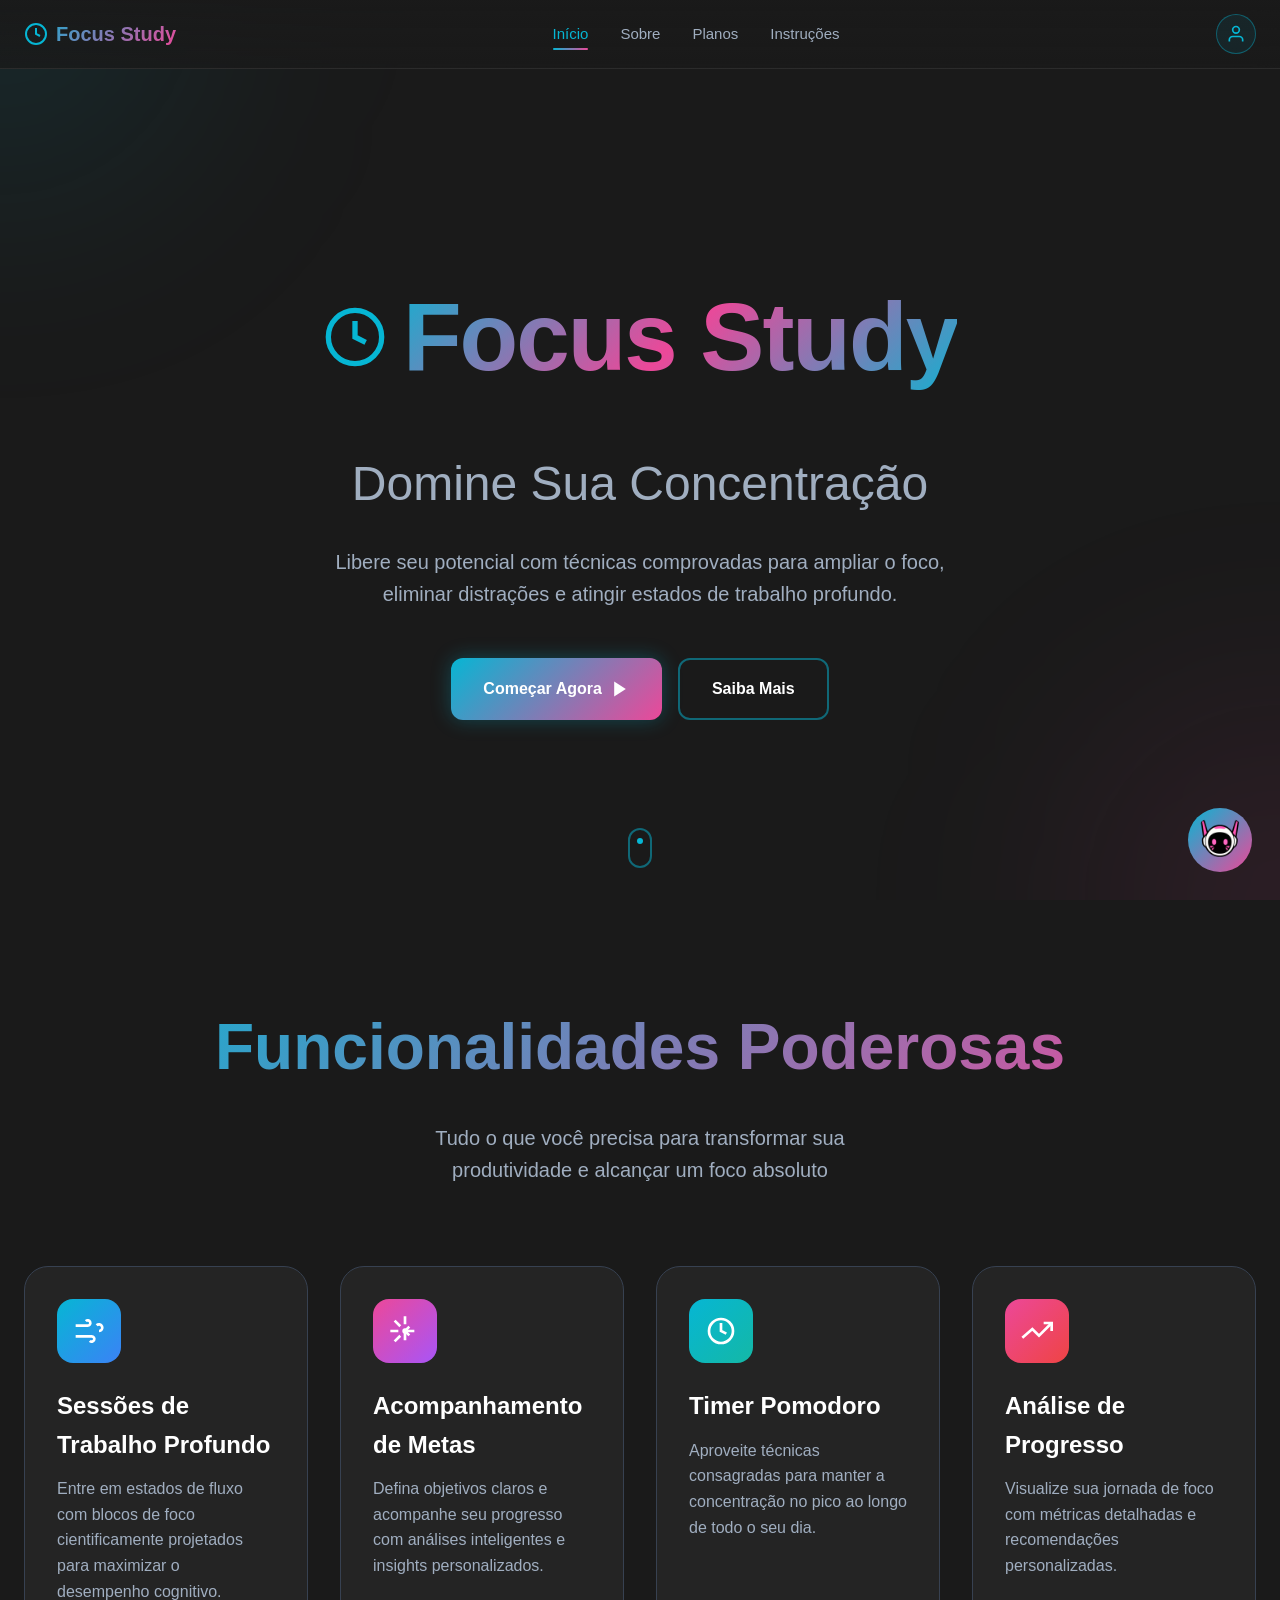
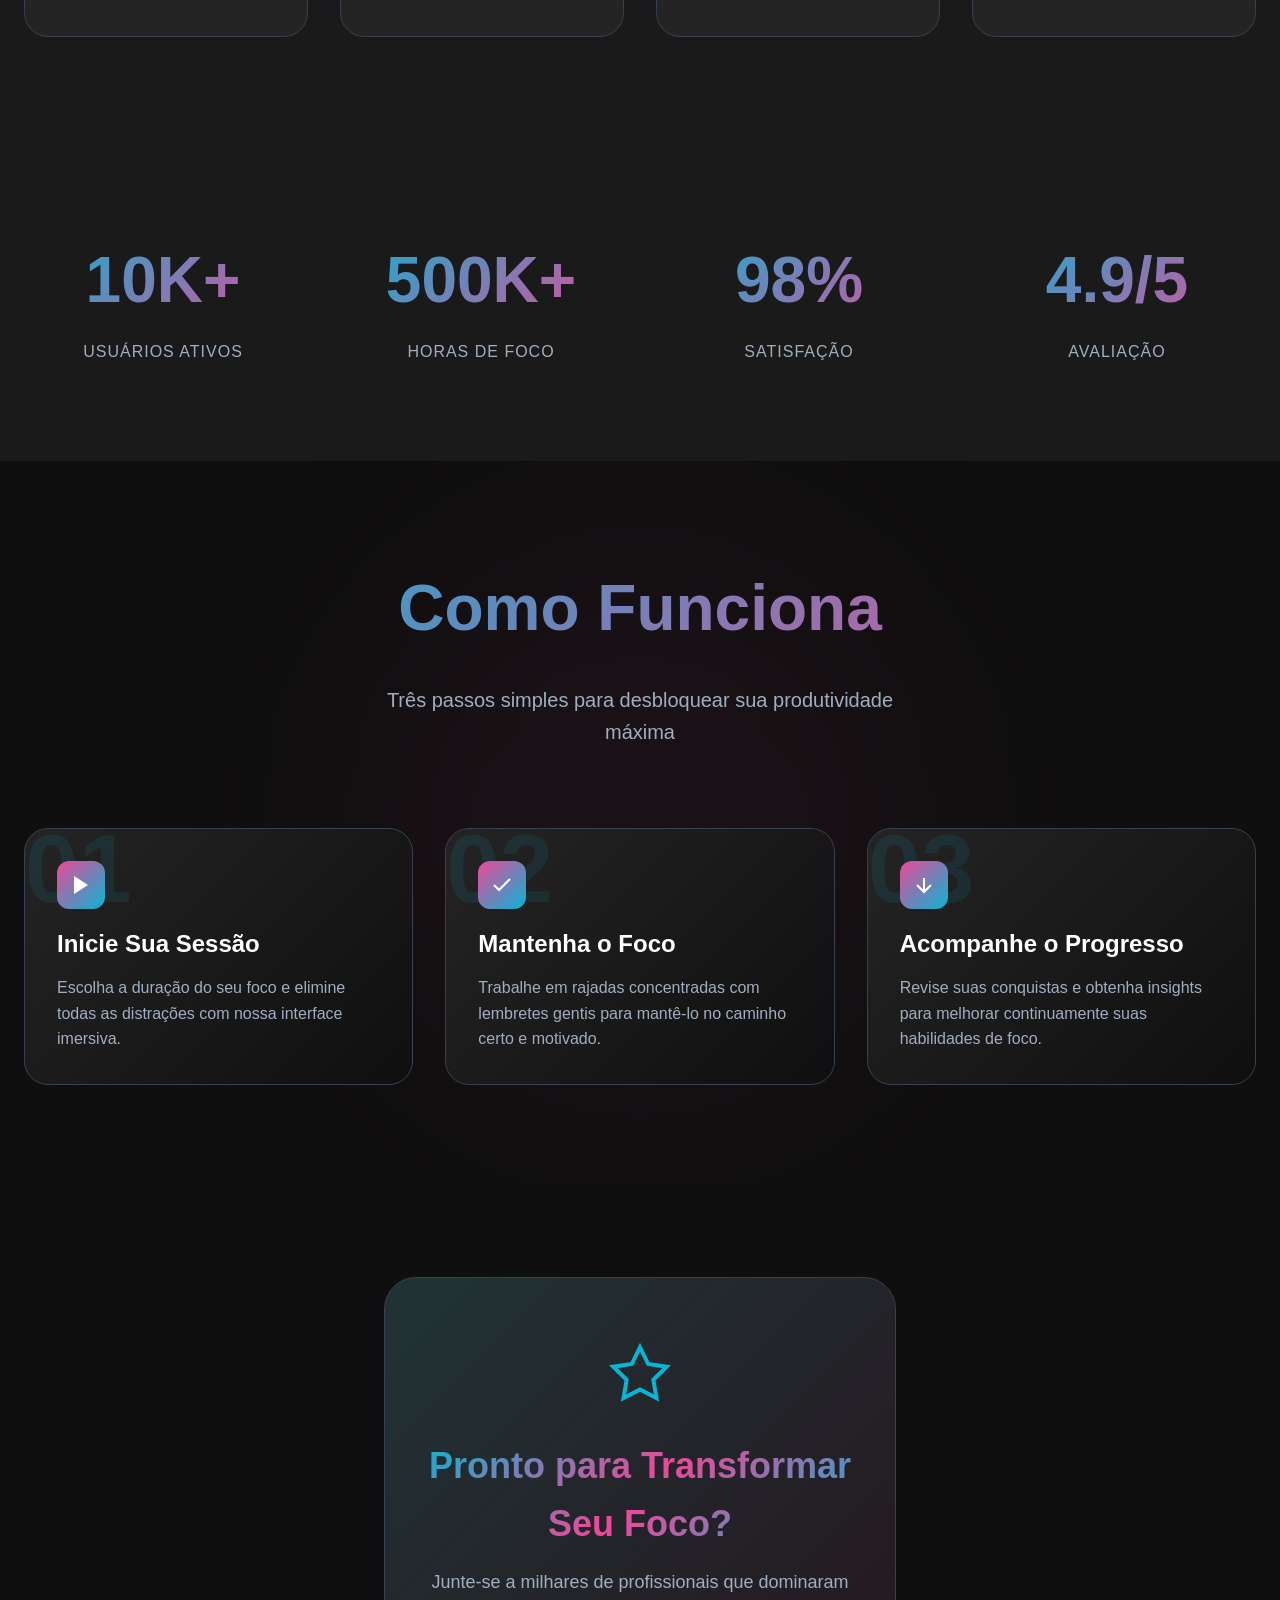
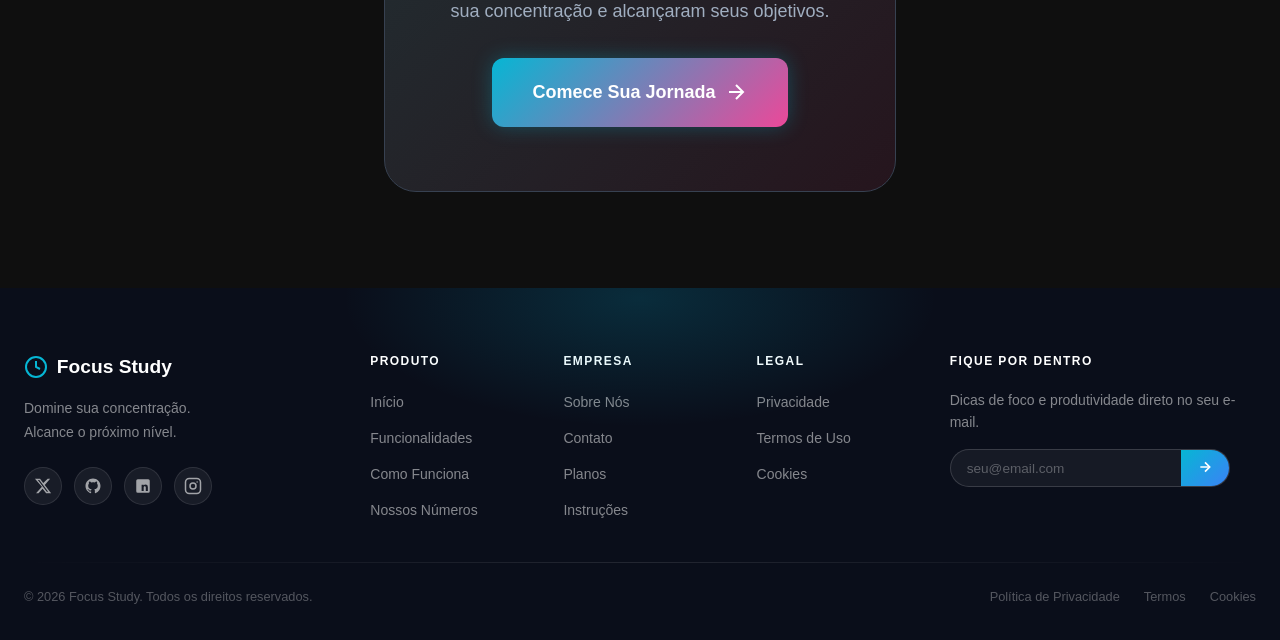
<file: index.html>
<!doctype html>
<html lang="pt-BR">

<head>
  <meta charset="UTF-8" />
  <meta name="viewport" content="width=device-width, initial-scale=1.0" />
  <title>Focus Study - Domine Sua Concentração</title>

  <link rel="stylesheet" href="Pages/css/styles.css" />
  <link rel="icon" type="image/png" href="Pages/images/poppy.png">
</head>

<body>

  <header class="header">
    <div class="container header-inner">
      <a href="index.html" class="logo">
        <svg class="icon" width="24" height="24" viewBox="0 0 24 24" fill="none" stroke="currentColor" stroke-width="2">
          <circle cx="12" cy="12" r="10"></circle>
          <polyline points="12 6 12 12 16 14"></polyline>
        </svg>
        <span>Focus Study</span>
      </a>

      <nav class="nav">
        <a href="index.html" class="nav-link active">Início</a>
        <a href="Pages/sobre.html" class="nav-link">Sobre</a>
        <a href="Pages/planos.html" class="nav-link">Planos</a>
        <a href="Pages/instrucoes.html" class="nav-link">Instruções</a>
      </nav>

      <div class="header-actions">
        <a href="Pages/login.html" class="btn-user" aria-label="Minha conta">
          <svg width="20" height="20" viewBox="0 0 24 24" fill="none" stroke="currentColor" stroke-width="2">
            <path d="M20 21v-2a4 4 0 0 0-4-4H8a4 4 0 0 0-4 4v2"></path>
            <circle cx="12" cy="7" r="4"></circle>
          </svg>
        </a>

        <button class="nav-toggle" aria-label="Menu" aria-expanded="false">
          <span></span><span></span><span></span>
        </button>
      </div>
    </div>
  </header>

  <!-- HERO -->
  <section id="hero" class="hero">
    <div class="hero-background">
      <div class="gradient-blob blob-1"></div>
      <div class="gradient-blob blob-2"></div>
    </div>

    <div class="hero-content">
      <div class="logo-large">
        <svg width="48" height="48" viewBox="0 0 24 24" fill="none" stroke="currentColor" stroke-width="2">
          <circle cx="12" cy="12" r="10"></circle>
          <polyline points="12 6 12 12 16 14"></polyline>
        </svg>
        <h1 class="gradient-text">Focus Study</h1>
      </div>

      <p class="subtitle">Domine Sua Concentração</p>
      <p class="description">
        Libere seu potencial com técnicas comprovadas para ampliar o foco,
        eliminar distrações e atingir estados de trabalho profundo.
      </p>

      <div class="button-group">
        <a href="Pages/cadastro.html" class="btn btn-primary">
          Começar Agora
          <svg width="20" height="20" viewBox="0 0 24 24" fill="currentColor">
            <polygon points="5 3 19 12 5 21 5 3"></polygon>
          </svg>
        </a>

        <a href="Pages/sobre.html" class="btn btn-secondary">Saiba Mais</a>
      </div>
    </div>

    <div class="scroll-indicator">
      <div class="scroll-wheel"></div>
    </div>
  </section>

  <!-- FUNCIONALIDADES -->
  <section id="funcionalidades" class="features">
    <div class="container">
      <div class="section-header">
        <h2 class="section-title">Funcionalidades Poderosas</h2>
        <p class="section-description">Tudo o que você precisa para transformar sua produtividade e alcançar um foco
          absoluto</p>
      </div>

      <div class="features-grid">
        <div class="feature-card" data-feature="0">
          <div class="feature-icon" style="background: linear-gradient(135deg, #06b6d4, #3b82f6);">
            <svg width="32" height="32" viewBox="0 0 24 24" fill="none" stroke="white" stroke-width="2">
              <path d="M9.59 4.59A2 2 0 1 1 11 8H2m10.59 11.41A2 2 0 1 0 14 16H2m15.73-8.27A2.5 2.5 0 1 1 19.5 12">
              </path>
            </svg>
          </div>
          <h3>Sessões de Trabalho Profundo</h3>
          <p>Entre em estados de fluxo com blocos de foco cientificamente projetados para maximizar o desempenho
            cognitivo.</p>
        </div>

        <div class="feature-card" data-feature="1">
          <div class="feature-icon" style="background: linear-gradient(135deg, #ec4899, #a855f7);">
            <svg width="32" height="32" viewBox="0 0 24 24" fill="none" stroke="white" stroke-width="2">
              <circle cx="12" cy="12" r="1"></circle>
              <path d="M12 1v6m0 6v6"></path>
              <path d="M4.22 4.22l4.24 4.24m2.54 2.54l4.24 4.24"></path>
              <path d="M1 12h6m6 0h6"></path>
              <path d="M4.22 19.78l4.24-4.24m2.54-2.54l4.24-4.24"></path>
            </svg>
          </div>
          <h3>Acompanhamento de Metas</h3>
          <p>Defina objetivos claros e acompanhe seu progresso com análises inteligentes e insights personalizados.</p>
        </div>

        <div class="feature-card" data-feature="2">
          <div class="feature-icon" style="background: linear-gradient(135deg, #06b6d4, #14b8a6);">
            <svg width="32" height="32" viewBox="0 0 24 24" fill="none" stroke="white" stroke-width="2">
              <circle cx="12" cy="12" r="9"></circle>
              <polyline points="12 6 12 12 16 14"></polyline>
            </svg>
          </div>
          <h3>Timer Pomodoro</h3>
          <p>Aproveite técnicas consagradas para manter a concentração no pico ao longo de todo o seu dia.</p>
        </div>

        <div class="feature-card" data-feature="3">
          <div class="feature-icon" style="background: linear-gradient(135deg, #ec4899, #ef4444);">
            <svg width="32" height="32" viewBox="0 0 24 24" fill="none" stroke="white" stroke-width="2">
              <polyline points="23 6 13.5 15.5 8.5 10.5 1 17"></polyline>
              <polyline points="17 6 23 6 23 12"></polyline>
            </svg>
          </div>
          <h3>Análise de Progresso</h3>
          <p>Visualize sua jornada de foco com métricas detalhadas e recomendações personalizadas.</p>
        </div>
      </div>
    </div>
  </section>

  <section id="numeros" class="stats">
    <div class="container">
      <div class="stats-grid">
        <div class="stat-item" data-stat="0">
          <div class="stat-number">10K+</div>
          <div class="stat-label">Usuários Ativos</div>
        </div>
        <div class="stat-item" data-stat="1">
          <div class="stat-number">500K+</div>
          <div class="stat-label">Horas de Foco</div>
        </div>
        <div class="stat-item" data-stat="2">
          <div class="stat-number">98%</div>
          <div class="stat-label">Satisfação</div>
        </div>
        <div class="stat-item" data-stat="3">
          <div class="stat-number">4.9/5</div>
          <div class="stat-label">Avaliação</div>
        </div>
      </div>
    </div>
  </section>

  <section id="como-funciona" class="how-it-works">
    <div class="how-it-works-bg"></div>

    <div class="container">
      <div class="section-header">
        <h2 class="section-title">Como Funciona</h2>
        <p class="section-description">Três passos simples para desbloquear sua produtividade máxima</p>
      </div>

      <div class="steps-container">
        <div class="step-card" data-step="0">
          <div class="step-number">01</div>
          <div class="step-content">
            <div class="step-icon">
              <svg width="24" height="24" viewBox="0 0 24 24" fill="currentColor">
                <polygon points="5 3 19 12 5 21 5 3"></polygon>
              </svg>
            </div>
            <h3>Inicie Sua Sessão</h3>
            <p>Escolha a duração do seu foco e elimine todas as distrações com nossa interface imersiva.</p>
          </div>
        </div>

        <div class="step-card" data-step="1">
          <div class="step-number">02</div>
          <div class="step-content">
            <div class="step-icon">
              <svg width="24" height="24" viewBox="0 0 24 24" fill="none" stroke="currentColor" stroke-width="2">
                <polyline points="20 6 9 17 4 12"></polyline>
              </svg>
            </div>
            <h3>Mantenha o Foco</h3>
            <p>Trabalhe em rajadas concentradas com lembretes gentis para mantê-lo no caminho certo e motivado.</p>
          </div>
        </div>

        <div class="step-card" data-step="2">
          <div class="step-number">03</div>
          <div class="step-content">
            <div class="step-icon">
              <svg width="24" height="24" viewBox="0 0 24 24" fill="none" stroke="currentColor" stroke-width="2">
                <line x1="12" y1="5" x2="12" y2="19"></line>
                <polyline points="19 12 12 19 5 12"></polyline>
              </svg>
            </div>
            <h3>Acompanhe o Progresso</h3>
            <p>Revise suas conquistas e obtenha insights para melhorar continuamente suas habilidades de foco.</p>
          </div>
        </div>
      </div>
    </div>
  </section>

  <section id="cta" class="cta">
    <div class="cta-card">
      <svg class="cta-icon" width="64" height="64" viewBox="0 0 24 24" fill="none" stroke="currentColor"
        stroke-width="1.5">
        <polygon
          points="12 2 15.09 8.26 22 9.27 17 14.14 18.18 21.02 12 17.77 5.82 21.02 7 14.14 2 9.27 8.91 8.26 12 2">
        </polygon>
      </svg>

      <h2 class="cta-title">Pronto para Transformar Seu Foco?</h2>
      <p class="cta-description">Junte-se a milhares de profissionais que dominaram sua concentração e alcançaram seus
        objetivos.</p>

      <a href="Pages/cadastro.html" class="btn btn-primary btn-large">
        Comece Sua Jornada
        <svg width="24" height="24" viewBox="0 0 24 24" fill="none" stroke="currentColor" stroke-width="2">
          <line x1="5" y1="12" x2="19" y2="12"></line>
          <polyline points="12 5 19 12 12 19"></polyline>
        </svg>
      </a>
    </div>
  </section>

  <!-- ── Footer ── -->
  <footer class="footer">
    <div class="footer-glow"></div>

    <div class="container">

      <!-- TOPO DO FOOTER -->
      <div class="footer-top">

        <!-- MARCA -->
        <div class="footer-brand">
          <a href="index.html" class="footer-logo">
            <svg class="icon" width="28" height="28" viewBox="0 0 24 24" fill="none" stroke="currentColor"
              stroke-width="2">
              <circle cx="12" cy="12" r="10"></circle>
              <polyline points="12 6 12 12 16 14"></polyline>
            </svg>
            <span>Focus Study</span>
          </a>
          <p class="footer-tagline">
            Domine sua concentração.<br>Alcance o próximo nível.
          </p>
          <div class="footer-socials">
            <a href="#" class="social-link" title="Twitter/X" aria-label="Twitter">
              <svg width="18" height="18" viewBox="0 0 24 24" fill="currentColor">
                <path
                  d="M18.244 2.25h3.308l-7.227 8.26 8.502 11.24H16.17l-4.714-6.231-5.401 6.231H2.744l7.737-8.835L1.254 2.25H8.08l4.266 5.64 5.898-5.64Zm-1.161 17.52h1.833L7.084 4.126H5.117z" />
              </svg>
            </a>
            <a href="#" class="social-link" title="GitHub" aria-label="GitHub">
              <svg width="18" height="18" viewBox="0 0 24 24" fill="currentColor">
                <path
                  d="M12 2C6.477 2 2 6.484 2 12.017c0 4.425 2.865 8.18 6.839 9.504.5.092.682-.217.682-.483 0-.237-.008-.868-.013-1.703-2.782.605-3.369-1.343-3.369-1.343-.454-1.158-1.11-1.466-1.11-1.466-.908-.62.069-.608.069-.608 1.003.07 1.531 1.032 1.531 1.032.892 1.53 2.341 1.088 2.91.832.092-.647.35-1.088.636-1.338-2.22-.253-4.555-1.113-4.555-4.951 0-1.093.39-1.988 1.029-2.688-.103-.253-.446-1.272.098-2.65 0 0 .84-.27 2.75 1.026A9.564 9.564 0 0112 6.844c.85.004 1.705.115 2.504.337 1.909-1.296 2.747-1.027 2.747-1.027.546 1.379.202 2.398.1 2.651.64.7 1.028 1.595 1.028 2.688 0 3.848-2.339 4.695-4.566 4.943.359.309.678.92.678 1.855 0 1.338-.012 2.419-.012 2.747 0 .268.18.58.688.482A10.019 10.019 0 0022 12.017C22 6.484 17.522 2 12 2z" />
              </svg>
            </a>
            <a href="#" class="social-link" title="LinkedIn" aria-label="LinkedIn">
              <svg width="18" height="18" viewBox="0 0 24 24" fill="currentColor">
                <path
                  d="M19 3a2 2 0 012 2v14a2 2 0 01-2 2H5a2 2 0 01-2-2V5a2 2 0 012-2h14m-.5 15.5v-5.3a3.26 3.26 0 00-3.26-3.26c-.85 0-1.84.52-2.32 1.39v-1.11h-2.79v8.37h2.79v-4.93c0-.77.62-1.4 1.39-1.4a1.4 1.4 0 011.4 1.4v4.93h2.79M7 8a1.5 1.5 0 110-3 1.5 1.5 0 010 3z" />
              </svg>
            </a>
            <a href="#" class="social-link" title="Instagram" aria-label="Instagram">
              <svg width="18" height="18" viewBox="0 0 24 24" fill="none" stroke="currentColor" stroke-width="2"
                stroke-linecap="round">
                <rect x="2" y="2" width="20" height="20" rx="5" ry="5" />
                <circle cx="12" cy="12" r="4" />
                <circle cx="17.5" cy="6.5" r="1" fill="currentColor" stroke="none" />
              </svg>
            </a>
          </div>
        </div>

        <!-- NAVEGAÇÃO -->
        <div class="footer-nav-group">
          <h4 class="footer-heading">Produto</h4>
          <ul class="footer-links">
            <li><a href="index.html">Início</a></li>
            <li><a href="index.html#funcionalidades">Funcionalidades</a></li>
            <li><a href="index.html#como-funciona">Como Funciona</a></li>
            <li><a href="index.html#numeros">Nossos Números</a></li>
          </ul>
        </div>

        <div class="footer-nav-group">
          <h4 class="footer-heading">Empresa</h4>
          <ul class="footer-links">
            <li><a href="Pages/sobre.html">Sobre Nós</a></li>
            <li><a href="Pages/contato.html">Contato</a></li>
            <li><a href="Pages/planos.html">Planos</a></li>
            <li><a href="Pages/instrucoes.html">Instruções</a></li>
          </ul>
        </div>

        <div class="footer-nav-group">
          <h4 class="footer-heading">Legal</h4>
          <ul class="footer-links">
            <li><a href="Pages/privacidade.html">Privacidade</a></li>
            <li><a href="Pages/termos.html">Termos de Uso</a></li>
            <li><a href="Pages/cookies.html">Cookies</a></li>
          </ul>
        </div>

        <!-- NEWSLETTER -->
        <div class="footer-newsletter">
          <h4 class="footer-heading">Fique por dentro</h4>
          <p>Dicas de foco e produtividade direto no seu e-mail.</p>
          <form class="newsletter-form" onsubmit="return false;">
            <input type="email" placeholder="seu@email.com" aria-label="E-mail para newsletter" />
            <button type="submit" aria-label="Inscrever">
              <svg width="16" height="16" viewBox="0 0 24 24" fill="none" stroke="currentColor" stroke-width="2.5">
                <line x1="5" y1="12" x2="19" y2="12" />
                <polyline points="12 5 19 12 12 19" />
              </svg>
            </button>
          </form>
        </div>

      </div><!-- /footer-top -->

      <!-- DIVISOR -->
      <div class="footer-divider"></div>

      <!-- RODAPÉ INFERIOR -->
      <div class="footer-bottom">
        <p>&copy; 2026 Focus Study. Todos os direitos reservados.</p>
        <div class="footer-bottom-links">
          <a href="Pages/privacidade.html">Política de Privacidade</a>
          <a href="Pages/termos.html">Termos</a>
          <a href="Pages/cookies.html">Cookies</a>
        </div>
      </div>

    </div>
  </footer>

  <!-- SCRIPTS -->
  <script src="Pages/js/script.js"></script>
  <script src="Pages/js/script_ia.js"></script>


  <!-- WIDGET -->
  <div class="chat-button" onclick="toggleChat()" title="Falar com a Focus Assistant">
    <img src="Pages/images/poppy.png" alt="Poppy — Focus Assistant" />
  </div>

  <div class="chat-box" id="chatBox">
    <div class="chat-header">
      <img src="Pages/images/poppy.png" alt="Poppy" class="chat-header-avatar" />
      <div class="chat-header-info">
        <div class="chat-header-name">🐰 Focus Assistant</div>
        <div class="chat-header-status">Online agora</div>
      </div>
    </div>

    <div class="chat-messages" id="messages">
      <p class="msg-assistant">
        Olá! Como posso te ajudar a subir de nível nos estudos hoje?
      </p>
    </div>

    <div class="chat-input">
      <input id="input" placeholder="Digite sua pergunta..." autocomplete="off" />
      <button onclick="sendMessage()" aria-label="Enviar">
        <svg width="16" height="16" viewBox="0 0 24 24" fill="none" stroke="currentColor" stroke-width="2.5">
          <line x1="5" y1="12" x2="19" y2="12"></line>
          <polyline points="12 5 19 12 12 19"></polyline>
        </svg>
      </button>
    </div>
  </div>



</body>

</html>
</file>
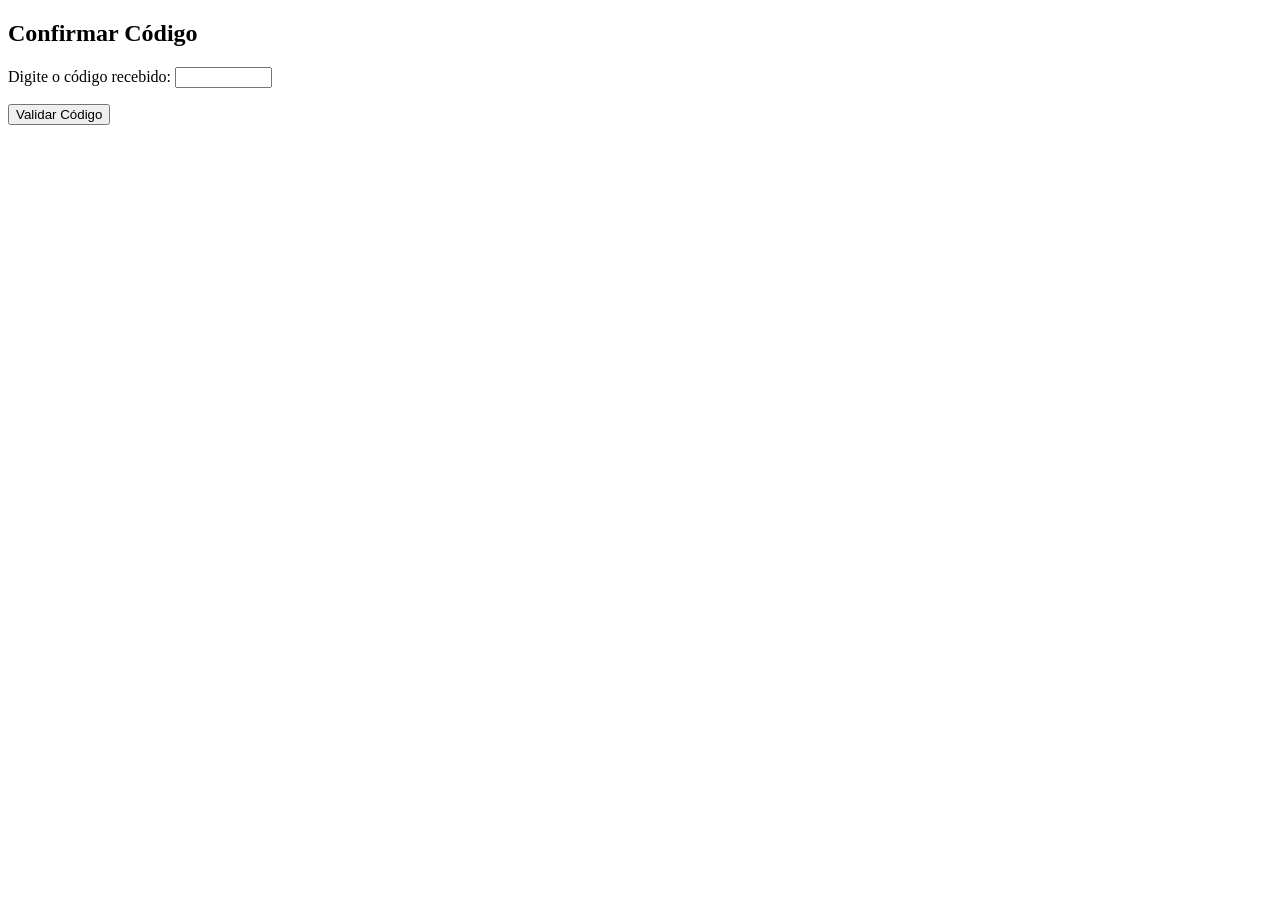
<file: Pages/codigo-rec-senha.html>
<!DOCTYPE html>
<html>
<head>
    <title>Confirmar Código</title>
    <link rel="stylesheet" href="">
</head>
<body>

<form method="post">

    <h2>Confirmar Código</h2>

    <label for="codigo">Digite o código recebido:</label>
    <input type="text" name="codigo" maxlength="6" size="10"><br><p>

    <input type="submit" value="Validar Código">

</form>

</body>
</html>
</file>
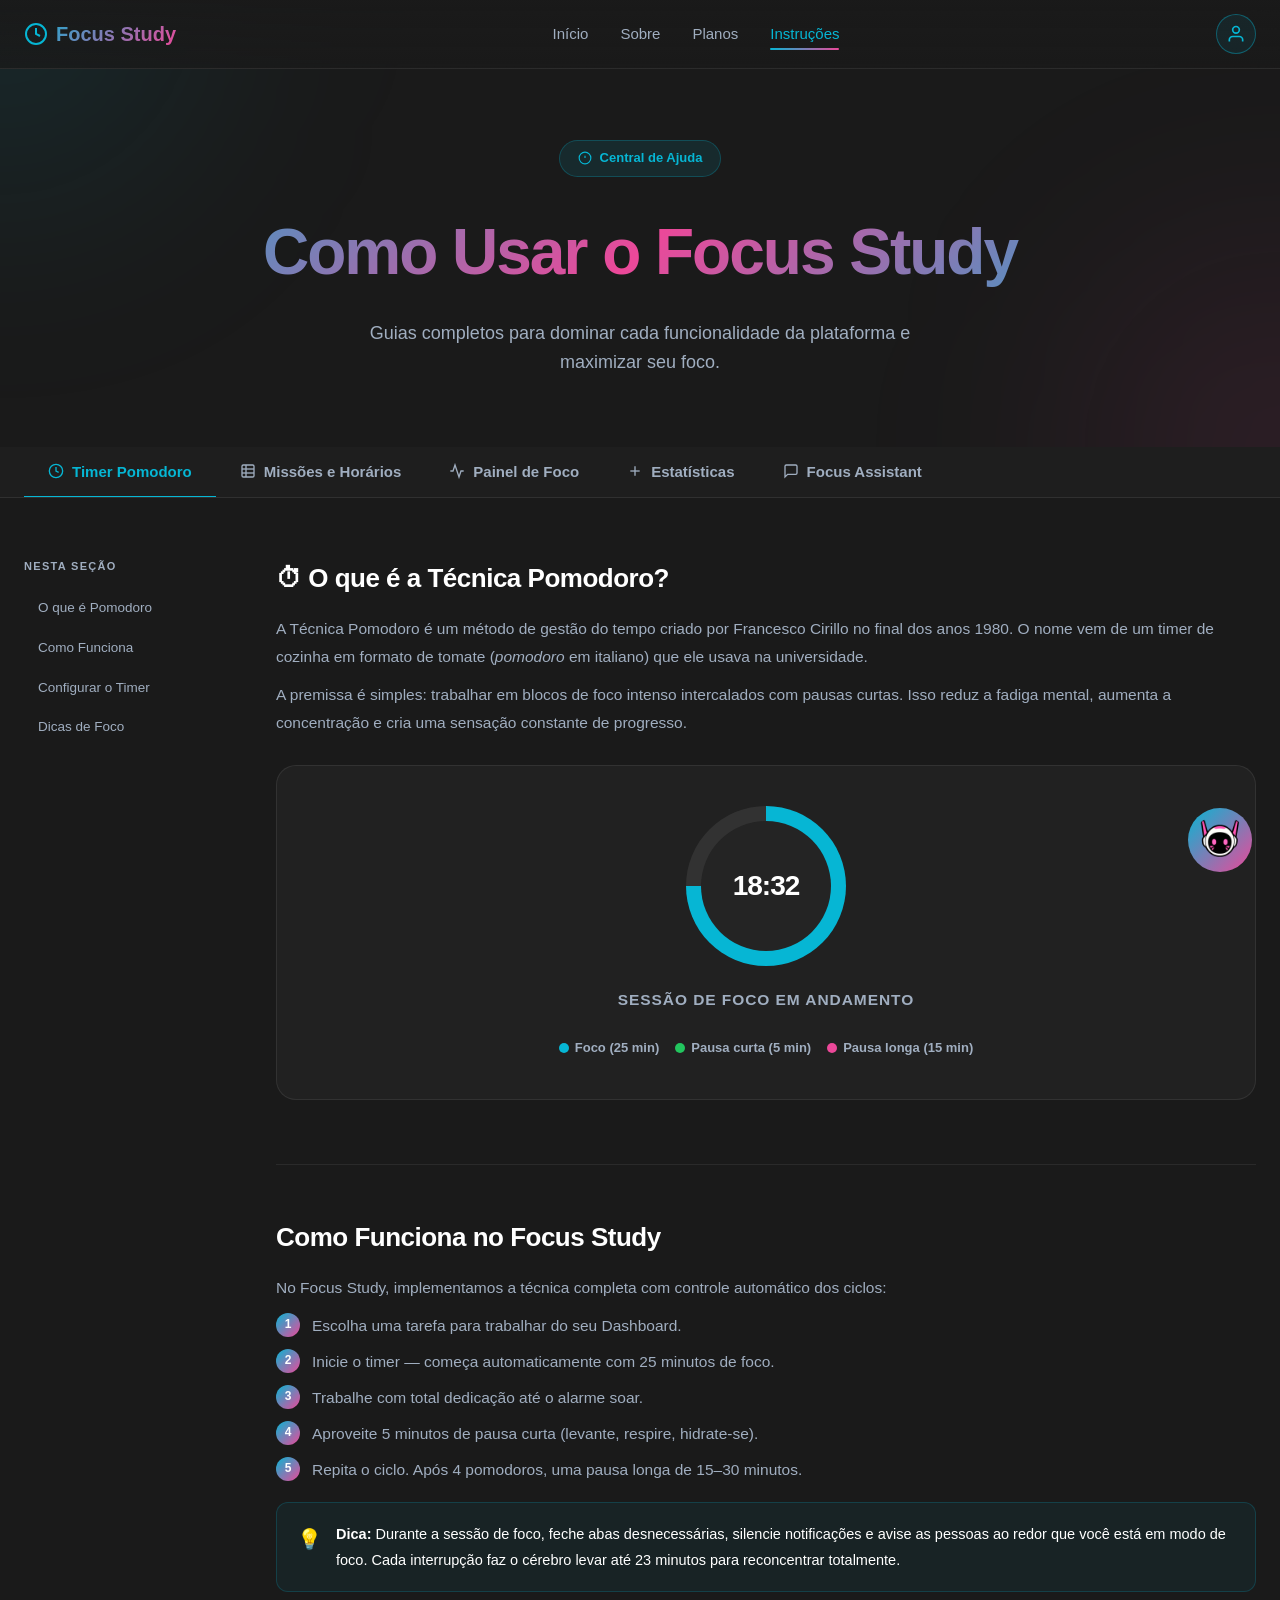
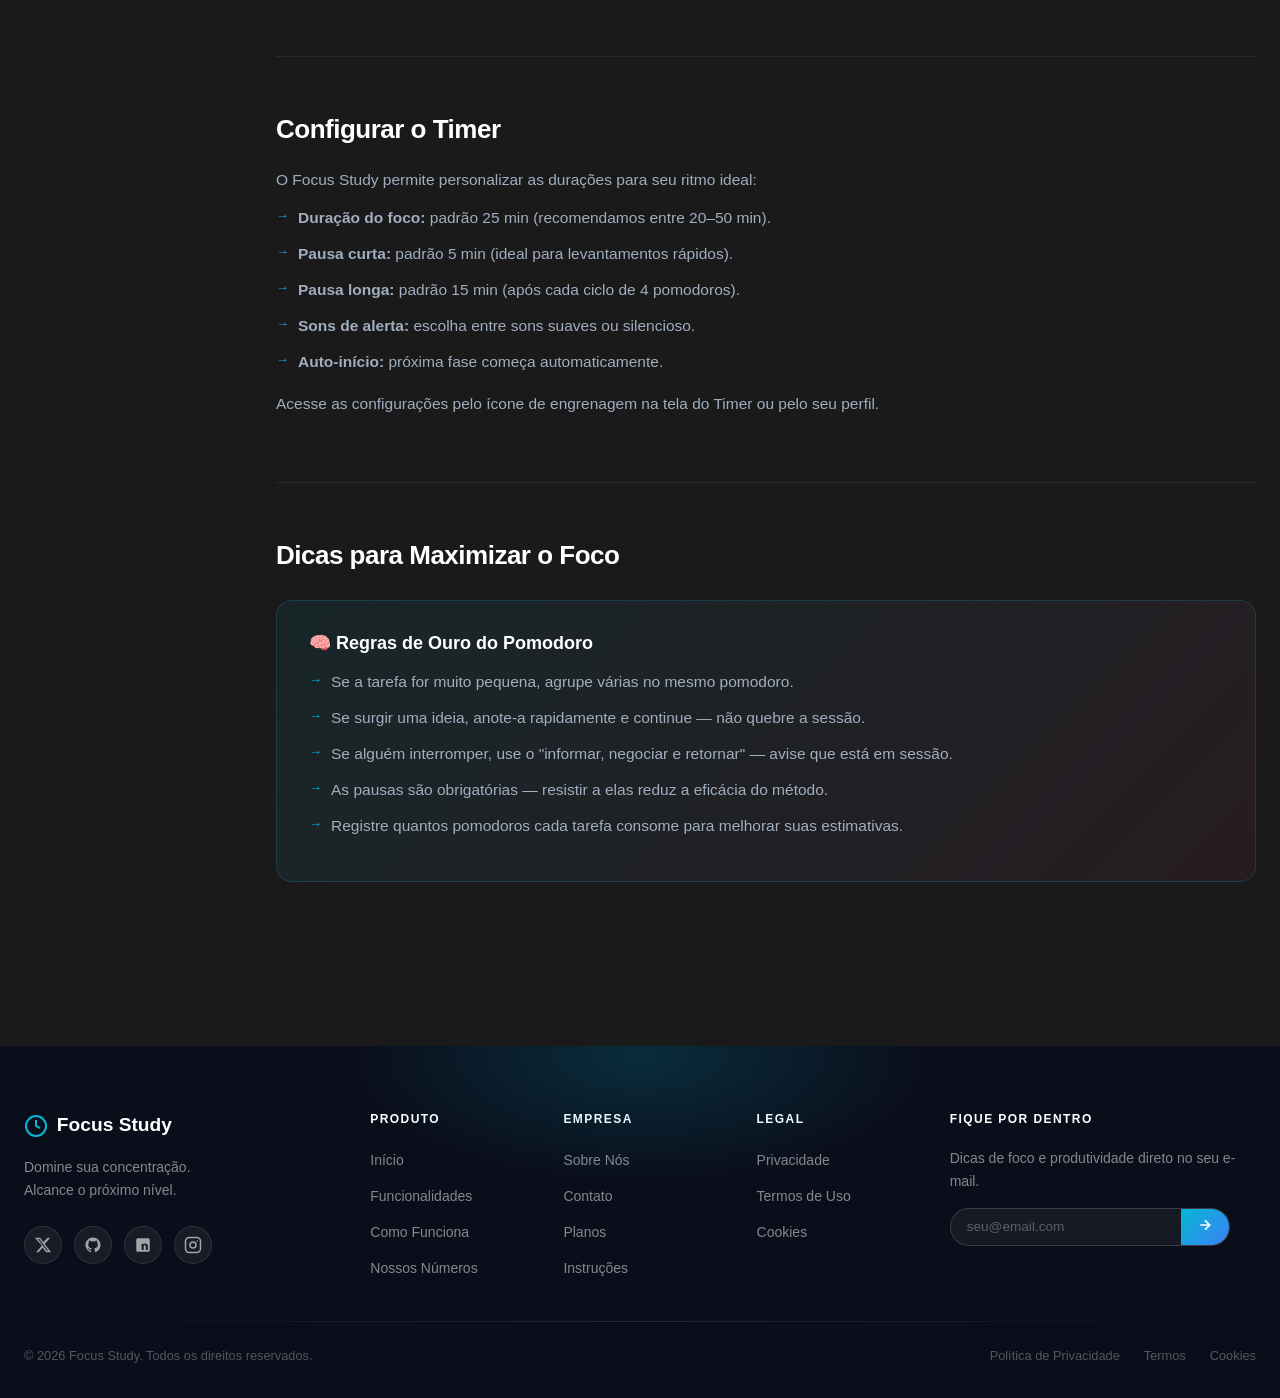
<file: Pages/instrucoes.html>
<!doctype html>
<html lang="pt-BR">

<head>
  <meta charset="UTF-8" />
  <meta name="viewport" content="width=device-width, initial-scale=1.0" />
  <title>Instruções · Focus Study</title>
  <link rel="stylesheet" href="css/styles.css" />
  <link rel="stylesheet" href="https://cdnjs.cloudflare.com/ajax/libs/font-awesome/6.0.0-beta3/css/all.min.css" />
  <link rel="stylesheet" href="css/instrucoes.css" />
  <link rel="icon" type="image/png" href="images/poppy.png">
</head>

<body>
  <!-- Header -->
  <header class="header">
    <div class="container header-inner">
      <a href="../index.html" class="logo">
        <svg class="icon" width="24" height="24" viewBox="0 0 24 24" fill="none" stroke="currentColor" stroke-width="2">
          <circle cx="12" cy="12" r="10"></circle>
          <polyline points="12 6 12 12 16 14"></polyline>
        </svg>
        <span>Focus Study</span>
      </a>
      <nav class="nav">
        <a href="../index.html" class="nav-link">Início</a>
        <a href="sobre.html" class="nav-link">Sobre</a>
        <a href="planos.html" class="nav-link">Planos</a>
        <a href="instrucoes.html" class="nav-link active">Instruções</a>
      </nav>
      <div class="header-actions">
        <a href="login.html" class="btn-user" aria-label="Minha conta">
          <svg width="20" height="20" viewBox="0 0 24 24" fill="none" stroke="currentColor" stroke-width="2">
            <path d="M20 21v-2a4 4 0 0 0-4-4H8a4 4 0 0 0-4 4v2"></path>
            <circle cx="12" cy="7" r="4"></circle>
          </svg>
        </a>
        <button class="nav-toggle" aria-label="Menu"><span></span><span></span><span></span></button>
      </div>
    </div>
  </header>

  <!-- HERO -->
  <section class="inst-hero">
    <div class="hero-background">
      <div class="gradient-blob blob-1"></div>
      <div class="gradient-blob blob-2"></div>
    </div>
    <div class="container inst-hero-content">
      <div class="hero-badge">
        <svg width="14" height="14" viewBox="0 0 24 24" fill="none" stroke="currentColor" stroke-width="2">
          <circle cx="12" cy="12" r="10" />
          <line x1="12" y1="8" x2="12" y2="12" />
          <line x1="12" y1="16" x2="12.01" y2="16" />
        </svg>
        Central de Ajuda
      </div>
      <h1 class="gradient-text">Como Usar o Focus Study</h1>
      <p>Guias completos para dominar cada funcionalidade da plataforma e maximizar seu foco.</p>
    </div>
  </section>

  <!-- TAB NAV -->
  <div class="tab-nav-wrap">
    <div class="tab-nav">
      <button class="tab-btn active" onclick="switchTab('pomodoro', this)">
        <svg width="16" height="16" viewBox="0 0 24 24" fill="none" stroke="currentColor" stroke-width="2">
          <circle cx="12" cy="12" r="10" />
          <polyline points="12 6 12 12 16 14" />
        </svg>
        Timer Pomodoro
      </button>
      <button class="tab-btn" onclick="switchTab('missoes', this)">
        <svg width="16" height="16" viewBox="0 0 24 24" fill="none" stroke="currentColor" stroke-width="2">
          <rect x="3" y="3" width="18" height="18" rx="2" />
          <line x1="3" y1="9" x2="21" y2="9" />
          <line x1="3" y1="15" x2="21" y2="15" />
          <line x1="9" y1="3" x2="9" y2="21" />
        </svg>
        Missões e Horários
      </button>
      <button class="tab-btn" onclick="switchTab('painel', this)">
        <svg width="16" height="16" viewBox="0 0 24 24" fill="none" stroke="currentColor" stroke-width="2">
          <polyline points="22 12 18 12 15 21 9 3 6 12 2 12" />
        </svg>
        Painel de Foco
      </button>
      <button class="tab-btn" onclick="switchTab('estatisticas', this)">
        <svg width="16" height="16" viewBox="0 0 24 24" fill="none" stroke="currentColor" stroke-width="2">
          <line x1="12" y1="5" x2="12" y2="19" />
          <line x1="5" y1="12" x2="19" y2="12" />
        </svg>
        Estatísticas
      </button>
      <button class="tab-btn" onclick="switchTab('assistant', this)">
        <svg width="16" height="16" viewBox="0 0 24 24" fill="none" stroke="currentColor" stroke-width="2">
          <path d="M21 15a2 2 0 01-2 2H7l-4 4V5a2 2 0 012-2h14a2 2 0 012 2z" />
        </svg>
        Focus Assistant
      </button>
    </div>
  </div>

  <!-- BODY -->
  <div class="inst-body">
    <div class="container">

      <!-- POMODORO  -->
      <div class="tab-panel active" id="panel-pomodoro">
        <div class="inst-layout">
          <aside class="inst-sidebar">
            <p class="sidebar-label">Nesta seção</p>
            <nav class="sidebar-nav">
              <a href="#o-que-e">O que é Pomodoro</a>
              <a href="#como-funciona">Como Funciona</a>
              <a href="#configurar">Configurar o Timer</a>
              <a href="#dicas-pomo">Dicas de Foco</a>
            </nav>
          </aside>
          <main>

            <section class="inst-section" id="o-que-e">
              <h2>⏱ O que é a Técnica Pomodoro?</h2>
              <p>A Técnica Pomodoro é um método de gestão do tempo criado por Francesco Cirillo no final dos anos 1980.
                O nome vem de um timer de cozinha em formato de tomate (<em>pomodoro</em> em italiano) que ele usava na
                universidade.</p>
              <p>A premissa é simples: trabalhar em blocos de foco intenso intercalados com pausas curtas. Isso reduz a
                fadiga mental, aumenta a concentração e cria uma sensação constante de progresso.</p>

              <div class="pomodoro-demo">
                <div class="demo-timer-ring">
                  <span class="demo-timer-text">18:32</span>
                </div>
                <p class="demo-timer-label">Sessão de Foco em andamento</p>
                <div class="demo-phases">
                  <span class="demo-phase"><span class="phase-dot" style="background:var(--cyan)"></span> Foco (25
                    min)</span>
                  <span class="demo-phase"><span class="phase-dot" style="background:#22c55e"></span> Pausa curta (5
                    min)</span>
                  <span class="demo-phase"><span class="phase-dot" style="background:var(--pink)"></span> Pausa longa
                    (15 min)</span>
                </div>
              </div>
            </section>

            <hr class="divider-line">

            <section class="inst-section" id="como-funciona">
              <h2>Como Funciona no Focus Study</h2>
              <p>No Focus Study, implementamos a técnica completa com controle automático dos ciclos:</p>
              <ol>
                <li>Escolha uma tarefa para trabalhar do seu Dashboard.</li>
                <li>Inicie o timer — começa automaticamente com 25 minutos de foco.</li>
                <li>Trabalhe com total dedicação até o alarme soar.</li>
                <li>Aproveite 5 minutos de pausa curta (levante, respire, hidrate-se).</li>
                <li>Repita o ciclo. Após 4 pomodoros, uma pausa longa de 15–30 minutos.</li>
              </ol>

              <div class="tip-box">
                <span class="tip-icon">💡</span>
                <p><strong>Dica:</strong> Durante a sessão de foco, feche abas desnecessárias, silencie notificações e
                  avise as pessoas ao redor que você está em modo de foco. Cada interrupção faz o cérebro levar até 23
                  minutos para reconcentrar totalmente.</p>
              </div>
            </section>

            <hr class="divider-line">

            <section class="inst-section" id="configurar">
              <h2>Configurar o Timer</h2>
              <p>O Focus Study permite personalizar as durações para seu ritmo ideal:</p>
              <ul>
                <li><strong>Duração do foco:</strong> padrão 25 min (recomendamos entre 20–50 min).</li>
                <li><strong>Pausa curta:</strong> padrão 5 min (ideal para levantamentos rápidos).</li>
                <li><strong>Pausa longa:</strong> padrão 15 min (após cada ciclo de 4 pomodoros).</li>
                <li><strong>Sons de alerta:</strong> escolha entre sons suaves ou silencioso.</li>
                <li><strong>Auto-início:</strong> próxima fase começa automaticamente.</li>
              </ul>
              <p>Acesse as configurações pelo ícone de engrenagem na tela do Timer ou pelo seu perfil.</p>
            </section>

            <hr class="divider-line">

            <section class="inst-section" id="dicas-pomo">
              <h2>Dicas para Maximizar o Foco</h2>

              <div class="steps-card">
                <h3 style="margin-top:0">🧠 Regras de Ouro do Pomodoro</h3>
                <ul>
                  <li>Se a tarefa for muito pequena, agrupe várias no mesmo pomodoro.</li>
                  <li>Se surgir uma ideia, anote-a rapidamente e continue — não quebre a sessão.</li>
                  <li>Se alguém interromper, use o "informar, negociar e retornar" — avise que está em sessão.</li>
                  <li>As pausas são obrigatórias — resistir a elas reduz a eficácia do método.</li>
                  <li>Registre quantos pomodoros cada tarefa consome para melhorar suas estimativas.</li>
                </ul>
              </div>
            </section>

          </main>
        </div>
      </div>

      <!-- MISSÕES E HORÁRIOS -->
      <div class="tab-panel" id="panel-missoes">
        <div class="inst-layout">
          <aside class="inst-sidebar">
            <p class="sidebar-label">Nesta seção</p>
            <nav class="sidebar-nav">
              <a href="#visao-horarios">Visão Geral</a>
              <a href="#criar-horario">Como Criar Horários</a>
              <a href="#missoes-automaticas">Missões Automáticas</a>
              <a href="#marcar-conclusao">Marcando Conclusão</a>
            </nav>
          </aside>
          <main>

            <section class="inst-section" id="visao-horarios">
              <h2>⏰ Missões e Horários</h2>
              <p>As missões no Focus Study são geradas automaticamente a partir dos <strong>horários</strong> que você configura. Quando você cria um horário de estudo ou atividade, ele se torna uma missão no seu painel de foco.</p>
              <p>Dessa forma, suas tarefas diárias estão sempre alinhadas com seu cronograma, garantindo que você cumpra o que foi planejado.</p>
            </section>

            <hr class="divider-line">

            <section class="inst-section" id="criar-horario">
              <h2>Como Criar Horários</h2>
              <p>Acesse a aba <strong>Horários</strong> no painel principal:</p>
              <ol>
                <li>Clique em "Novo Horário".</li>
                <li>Escolha o <strong>dia da semana</strong> (segunda a domingo).</li>
                <li>Defina o <strong>horário de início</strong> e <strong>duração</strong> da atividade.</li>
                <li>Dê um nome claro à atividade (ex: "Estudar Matemática", "Fazer Exercícios").</li>
                <li>Salve o horário.</li>
              </ol>
              <div class="tip-box">
                <span class="tip-icon">💡</span>
                <p>Dê nomes específicos aos seus horários. "Estudar Cálculo de 14h às 15h" é melhor que apenas "Estudar".</p>
              </div>
            </section>

            <hr class="divider-line">

            <section class="inst-section" id="missoes-automaticas">
              <h2>Missões Automáticas</h2>
              <p>Quando você cria um horário, ele é automaticamente adicionado como uma <strong>missão</strong> para aquele dia. Você verá a missão no seu <strong>Painel de Foco</strong> no dia agendado.</p>
              <ul>
                <li>Cada horário criado = uma missão a cumprir.</li>
                <li>As missões aparecem listadas no painel principal com checkboxes.</li>
                <li>Você pode visualizar todas as missões do dia em um só lugar.</li>
              </ul>
            </section>

            <hr class="divider-line">

            <section class="inst-section" id="marcar-conclusao">
              <h2>Marcando Conclusão de Missões</h2>
              <p>No <strong>Painel de Foco</strong>, clique no checkbox ao lado de cada missão para marcar como concluída:</p>
              <ul>
                <li><strong>Checkbox vazio:</strong> Missão ainda não completada.</li>
                <li><strong>Checkbox marcado:</strong> Missão cumprida (aparece com texto riscado).</li>
                <li><strong>Barra de progresso:</strong> Mostra quantas missões você já completou hoje.</li>
              </ul>
              <div class="tip-box">
                <span class="tip-icon">🎯</span>
                <p>Sua progressão nas missões é registrada e aparece nas <strong>Estatísticas</strong>, ajudando você a acompanhar sua produtividade ao longo do tempo.</p>
              </div>
            </section>

          </main>
        </div>
      </div>

      <!-- PAINEL DE FOCO -->
      <div class="tab-panel" id="panel-painel">
        <div class="inst-layout">
          <aside class="inst-sidebar">
            <p class="sidebar-label">Nesta seção</p>
            <nav class="sidebar-nav">
              <a href="#painel-intro">Visão Geral</a>
              <a href="#componentes-painel">Componentes</a>
              <a href="#timer-pomodoro-painel">Timer Pomodoro</a>
              <a href="#player-musica">Player de Música</a>
            </nav>
          </aside>
          <main>

            <section class="inst-section" id="painel-intro">
              <h2>🎯 Painel de Foco</h2>
              <p>O Painel de Foco é a tela principal onde você acompanha suas missões diárias, usa o timer Pomodoro e desfruta de música relaxante para manter a concentração.</p>
              <p>Tudo está organizado em um layout intuitivo que prioriza sua produtividade.</p>
            </section>

            <hr class="divider-line">

            <section class="inst-section" id="componentes-painel">
              <h2>Componentes Principais</h2>
              <p>O Painel de Foco contém 3 seções principais:</p>
              <ul>
                <li><strong>Timer Pomodoro (esquerda):</strong> Suas sessões de foco com diferentes durações.</li>
                <li><strong>Minhas Missões (direita):</strong> Lista de tarefas do dia com checkboxes para marcar conclusão.</li>
                <li><strong>Música para Foco (abaixo):</strong> Player com faixas relaxantes para acompanhá-lo durante os estudos.</li>
              </ul>
            </section>

            <hr class="divider-line">

            <section class="inst-section" id="timer-pomodoro-painel">
              <h2>⏱ Usando o Timer Pomodoro</h2>
              <p>O timer Pomodoro no painel permite iniciar sessões de foco rápidas:</p>
              <ol>
                <li>Escolha um modo: <strong>Foco (25min)</strong>, <strong>Pausa Curta (5min)</strong> ou <strong>Pausa Longa (15min)</strong>.</li>
                <li>Clique em <strong>Iniciar</strong> para começar a contagem regressiva.</li>
                <li>Use <strong>Resetar</strong> para voltar ao tempo original.</li>
                <li>A contagem aparece em tempo real com um visual destacado.</li>
                <li>Você pode expandir para tela cheia clicando no ícone de fullscreen.</li>
              </ol>
              <div class="tip-box">
                <span class="tip-icon">🔔</span>
                <p>Ao terminar um pomodoro, você recebe uma notificação. O contador de sessões (bolinhas) mostra quantas você completou hoje.</p>
              </div>
            </section>

            <hr class="divider-line">

            <section class="inst-section" id="player-musica">
              <h2>🎵 Player de Música para Foco</h2>
              <p>O player integrado oferece várias faixas musicais curadas para aumentar concentração:</p>
              <ul>
                <li><strong>Seleção de faixas:</strong> Clique em uma música para ouvi-la.</li>
                <li><strong>Controles:</strong> Play/Pause, próxima/anterior, loop e shuffle.</li>
                <li><strong>Barra de progresso:</strong> Veja o tempo da música e pule para qualquer parte.</li>
                <li><strong>Volume:</strong> Ajuste o som conforme sua preferência.</li>
              </ul>
              <div class="tip-box">
                <span class="tip-icon">🎧</span>
                <p>Encontre a música perfeita para seu estudo. Algumas pessoas concentram melhor com sons relaxantes, outras com ritmos suaves. Experimente e descubra sua preferência.</p>
              </div>
            </section>

          </main>
        </div>
      </div>

      <!-- ESTATÍSTICAS -->
      <div class="tab-panel" id="panel-estatisticas">
        <div class="inst-layout">
          <aside class="inst-sidebar">
            <p class="sidebar-label">Nesta seção</p>
            <nav class="sidebar-nav">
              <a href="#visao-geral-stats">Visão Geral</a>
              <a href="#periodos-tempo">Períodos de Tempo</a>
              <a href="#graficos-stats">Gráficos Interativos</a>
              <a href="#heatmap-anual">Heatmap Anual</a>
            </nav>
          </aside>
          <main>

            <section class="inst-section" id="visao-geral-stats">
              <h2>📊 Suas Estatísticas</h2>
              <p>A página de Estatísticas oferece uma visão completa do seu progresso com base nas missões cumpridas. Você pode acompanhar seu desempenho em diferentes períodos de tempo e identificar padrões de produtividade.</p>
            </section>

            <hr class="divider-line">

            <section class="inst-section" id="periodos-tempo">
              <h2>Períodos de Tempo Disponíveis</h2>
              <p>Escolha entre 5 períodos diferentes para analisar seu progresso:</p>
              <ul>
                <li><strong>Diário:</strong> Visão do dia de hoje com detalhes de missões concluídas.</li>
                <li><strong>Semanal:</strong> Progresso de segunda a domingo, mostrando consistência ao longo da semana.</li>
                <li><strong>Mensal:</strong> Acompanhamento completo do mês, dia a dia, para identificar tendências.</li>
                <li><strong>Semestral:</strong> Análise de 6 meses agrupada por mês, visão de longo prazo.</li>
                <li><strong>Anual:</strong> Panorama de todo o ano com dados agrupados mensalmente.</li>
              </ul>
            </section>

            <hr class="divider-line">

            <section class="inst-section" id="graficos-stats">
              <h2>Gráficos Interativos</h2>
              <p>O gráfico de progresso mostra as <strong>missões cumpridas</strong> (barras cyan) versus o <strong>total de missões</strong> (barras cinzentas) para cada período. Use os botões ← e → para navegar entre períodos anteriores e posteriores.</p>
              <div class="tip-box">
                <span class="tip-icon">📈</span>
                <p>Quanto maior a altura da barra cyan em relação à cinzenta, maior sua taxa de conclusão. Uma barra cyan alta e consistente indica um padrão saudável de produtividade.</p>
              </div>
            </section>

            <hr class="divider-line">

            <section class="inst-section" id="heatmap-anual">
              <h2>Heatmap Anual (Visão do Ano)</h2>
              <p>A visualização tipo heatmap mostra cada dia do ano como uma pequena célula. Quanto mais intensa a cor cyan, mais missões você completou naquele dia.</p>
              <ul>
                <li><strong>Cores mais claras:</strong> Poucos ou nenhum missões cumpridas.</li>
                <li><strong>Cores mais vibrantes:</strong> Alta atividade e muitas missões concluídas.</li>
                <li><strong>Passe o mouse:</strong> Veja detalhes de quantas missões você cumpriu em cada dia.</li>
              </ul>
              <div class="tip-box">
                <span class="tip-icon">🎯</span>
                <p>Use o heatmap para visualizar sua consistência ao longo do ano. Você está estudando regularmente? Tem fins de semana menos produtivos? Identifique seus padrões e melhore.</p>
              </div>
            </section>

          </main>
        </div>
      </div>

      <!-- ASSISTANT -->
      <div class="tab-panel" id="panel-assistant">
        <div class="inst-layout">
          <aside class="inst-sidebar">
            <p class="sidebar-label">Nesta seção</p>
            <nav class="sidebar-nav">
              <a href="#poppy-intro">Quem é a Poppy</a>
              <a href="#o-que-faz">O que ela faz</a>
              <a href="#como-usar-poppy">Como Usar</a>
              <a href="#exemplos">Exemplos de Perguntas</a>
            </nav>
          </aside>
          <main>

            <section class="inst-section" id="poppy-intro">
              <h2>🐰 Poppy — Focus Assistant</h2>
              <p>A Poppy é a assistente virtual do Focus Study, acessível pelo widget no canto inferior direito da tela.
                Ela foi treinada para ajudar estudantes e profissionais a otimizar seus estudos, técnicas de foco e
                rotinas produtivas.</p>
            </section>

            <hr class="divider-line">

            <section class="inst-section" id="o-que-faz">
              <h2>O que a Poppy faz?</h2>
              <ul>
                <li>Responde dúvidas sobre técnicas de estudo e produtividade.</li>
                <li>Sugere estratégias personalizadas de foco baseadas no seu contexto.</li>
                <li>Explica conceitos difíceis de forma simples.</li>
                <li>Ajuda a planejar sessões de estudo e definir prioridades.</li>
                <li>Motiva e oferece suporte emocional nos momentos de procrastinação.</li>
              </ul>
            </section>

            <hr class="divider-line">

            <section class="inst-section" id="como-usar-poppy">
              <h2>Como Usar</h2>
              <ol>
                <li>Clique no ícone da Poppy no canto inferior direito da tela.</li>
                <li>Digite sua pergunta ou desafio no campo de texto.</li>
                <li>Pressione Enter ou clique no botão enviar.</li>
                <li>A Poppy responderá em poucos segundos com orientações personalizadas.</li>
              </ol>
              <p>No plano Grátis, você tem 10 mensagens por dia. Planos pagos têm acesso ilimitado.</p>
            </section>

            <hr class="divider-line">

            <section class="inst-section" id="exemplos">
              <h2>Exemplos de Perguntas</h2>

              <div class="steps-card">
                <ul>
                  <li>"Como posso parar de procrastinar quando não tenho vontade de estudar?"</li>
                  <li>"Me explica como funciona o método Feynman para aprender melhor."</li>
                  <li>"Qual a melhor forma de estudar para provas com pouco tempo?"</li>
                  <li>"Crie um plano de estudos de 2 semanas para [matéria]."</li>
                  <li>"Como manter o foco por mais de 1 hora sem me distrair?"</li>
                  <li>"Me dê 3 técnicas de memorização para vocabulário."</li>
                </ul>
              </div>

              <div class="tip-box">
                <span class="tip-icon">🐰</span>
                <p>Quanto mais contexto você der à Poppy (seu objetivo, nível de conhecimento, tempo disponível), mais
                  precisa e útil será a resposta dela.</p>
              </div>
            </section>

          </main>
        </div>
      </div>

    </div>
  </div>

  <!-- Footer -->
  <footer class="footer">
    <div class="footer-glow"></div>

    <div class="container">

      <!-- TOPO DO FOOTER -->
      <div class="footer-top">

        <!-- MARCA -->
        <div class="footer-brand">
          <a href="index.html" class="footer-logo">
            <svg class="icon" width="28" height="28" viewBox="0 0 24 24" fill="none" stroke="currentColor"
              stroke-width="2">
              <circle cx="12" cy="12" r="10"></circle>
              <polyline points="12 6 12 12 16 14"></polyline>
            </svg>
            <span>Focus Study</span>
          </a>
          <p class="footer-tagline">
            Domine sua concentração.<br>Alcance o próximo nível.
          </p>
          <div class="footer-socials">
            <a href="#" class="social-link" title="Twitter/X" aria-label="Twitter">
              <svg width="18" height="18" viewBox="0 0 24 24" fill="currentColor">
                <path
                  d="M18.244 2.25h3.308l-7.227 8.26 8.502 11.24H16.17l-4.714-6.231-5.401 6.231H2.744l7.737-8.835L1.254 2.25H8.08l4.266 5.64 5.898-5.64Zm-1.161 17.52h1.833L7.084 4.126H5.117z" />
              </svg>
            </a>
            <a href="#" class="social-link" title="GitHub" aria-label="GitHub">
              <svg width="18" height="18" viewBox="0 0 24 24" fill="currentColor">
                <path
                  d="M12 2C6.477 2 2 6.484 2 12.017c0 4.425 2.865 8.18 6.839 9.504.5.092.682-.217.682-.483 0-.237-.008-.868-.013-1.703-2.782.605-3.369-1.343-3.369-1.343-.454-1.158-1.11-1.466-1.11-1.466-.908-.62.069-.608.069-.608 1.003.07 1.531 1.032 1.531 1.032.892 1.53 2.341 1.088 2.91.832.092-.647.35-1.088.636-1.338-2.22-.253-4.555-1.113-4.555-4.951 0-1.093.39-1.988 1.029-2.688-.103-.253-.446-1.272.098-2.65 0 0 .84-.27 2.75 1.026A9.564 9.564 0 0112 6.844c.85.004 1.705.115 2.504.337 1.909-1.296 2.747-1.027 2.747-1.027.546 1.379.202 2.398.1 2.651.64.7 1.028 1.595 1.028 2.688 0 3.848-2.339 4.695-4.566 4.943.359.309.678.92.678 1.855 0 1.338-.012 2.419-.012 2.747 0 .268.18.58.688.482A10.019 10.019 0 0022 12.017C22 6.484 17.522 2 12 2z" />
              </svg>
            </a>
            <a href="#" class="social-link" title="LinkedIn" aria-label="LinkedIn">
              <svg width="18" height="18" viewBox="0 0 24 24" fill="currentColor">
                <path
                  d="M19 3a2 2 0 012 2v14a2 2 0 01-2 2H5a2 2 0 01-2-2V5a2 2 0 012-2h14m-.5 15.5v-5.3a3.26 3.26 0 00-3.26-3.26c-.85 0-1.84.52-2.32 1.39v-1.11h-2.79v8.37h2.79v-4.93c0-.77.62-1.4 1.39-1.4a1.4 1.4 0 011.4 1.4v4.93h2.79M7 8a1.5 1.5 0 110-3 1.5 1.5 0 010 3z" />
              </svg>
            </a>
            <a href="#" class="social-link" title="Instagram" aria-label="Instagram">
              <svg width="18" height="18" viewBox="0 0 24 24" fill="none" stroke="currentColor" stroke-width="2"
                stroke-linecap="round">
                <rect x="2" y="2" width="20" height="20" rx="5" ry="5" />
                <circle cx="12" cy="12" r="4" />
                <circle cx="17.5" cy="6.5" r="1" fill="currentColor" stroke="none" />
              </svg>
            </a>
          </div>
        </div>

        <!-- NAVEGAÇÃO -->
        <div class="footer-nav-group">
          <h4 class="footer-heading">Produto</h4>
          <ul class="footer-links">
            <li><a href="../index.html">Início</a></li>
            <li><a href="../index.html#funcionalidades">Funcionalidades</a></li>
            <li><a href="../index.html#como-funciona">Como Funciona</a></li>
            <li><a href="../index.html#numeros">Nossos Números</a></li>
          </ul>
        </div>

        <div class="footer-nav-group">
          <h4 class="footer-heading">Empresa</h4>
          <ul class="footer-links">
            <li><a href="sobre.html">Sobre Nós</a></li>
            <li><a href="contato.html">Contato</a></li>
            <li><a href="planos.html">Planos</a></li>
            <li><a href="instrucoes.html">Instruções</a></li>
          </ul>
        </div>

        <div class="footer-nav-group">
          <h4 class="footer-heading">Legal</h4>
          <ul class="footer-links">
            <li><a href="privacidade.html">Privacidade</a></li>
            <li><a href="termos.html">Termos de Uso</a></li>
            <li><a href="cookies.html">Cookies</a></li>
          </ul>
        </div>

        <!-- NEWSLETTER -->
        <div class="footer-newsletter">
          <h4 class="footer-heading">Fique por dentro</h4>
          <p>Dicas de foco e produtividade direto no seu e-mail.</p>
          <form class="newsletter-form" onsubmit="return false;">
            <input type="email" placeholder="seu@email.com" aria-label="E-mail para newsletter" />
            <button type="submit" aria-label="Inscrever">
              <svg width="16" height="16" viewBox="0 0 24 24" fill="none" stroke="currentColor" stroke-width="2.5">
                <line x1="5" y1="12" x2="19" y2="12" />
                <polyline points="12 5 19 12 12 19" />
              </svg>
            </button>
          </form>
        </div>

      </div><!-- /footer-top -->

      <!-- DIVISOR -->
      <div class="footer-divider"></div>

      <!-- RODAPÉ INFERIOR -->
      <div class="footer-bottom">
        <p>&copy; 2026 Focus Study. Todos os direitos reservados.</p>
        <div class="footer-bottom-links">
          <a href="privacidade.html">Política de Privacidade</a>
          <a href="termos.html">Termos</a>
          <a href="cookies.html">Cookies</a>
        </div>
      </div>

    </div>
  </footer>

  <!-- Focus Assistant Widget -->
  <!-- Botão flutuante com Poppy -->
  <div class="chat-button" onclick="toggleChat()" title="Falar com a Focus Assistant">
    <img src="images/poppy.png" alt="Poppy — Focus Assistant" />
  </div>

  <!-- Caixa de chat -->
  <div class="chat-box" id="chatBox">
    <div class="chat-header">
      <img src="images/poppy.png" alt="Poppy" class="chat-header-avatar" />
      <div class="chat-header-info">
        <div class="chat-header-name">🐰 Focus Assistant</div>
        <div class="chat-header-status">Online agora</div>
      </div>
    </div>

    <div class="chat-messages" id="messages">
      <p class="msg-assistant">Olá! Como posso te ajudar a subir de nível nos estudos hoje? 🎮</p>
    </div>

    <div class="chat-input">
      <input id="input" placeholder="Digite sua pergunta..." autocomplete="off" />
      <button onclick="sendMessage()" aria-label="Enviar">
        <svg width="16" height="16" viewBox="0 0 24 24" fill="none" stroke="currentColor" stroke-width="2.5">
          <line x1="5" y1="12" x2="19" y2="12"></line>
          <polyline points="12 5 19 12 12 19"></polyline>
        </svg>
      </button>
    </div>
  </div>
  <!-- Scripts -->
  <script src="js/script_ia.js"></script>
  <script src="js/script.js"></script>
  <script src="js/instrucoes.js"></script>
</body>

</html>
</file>
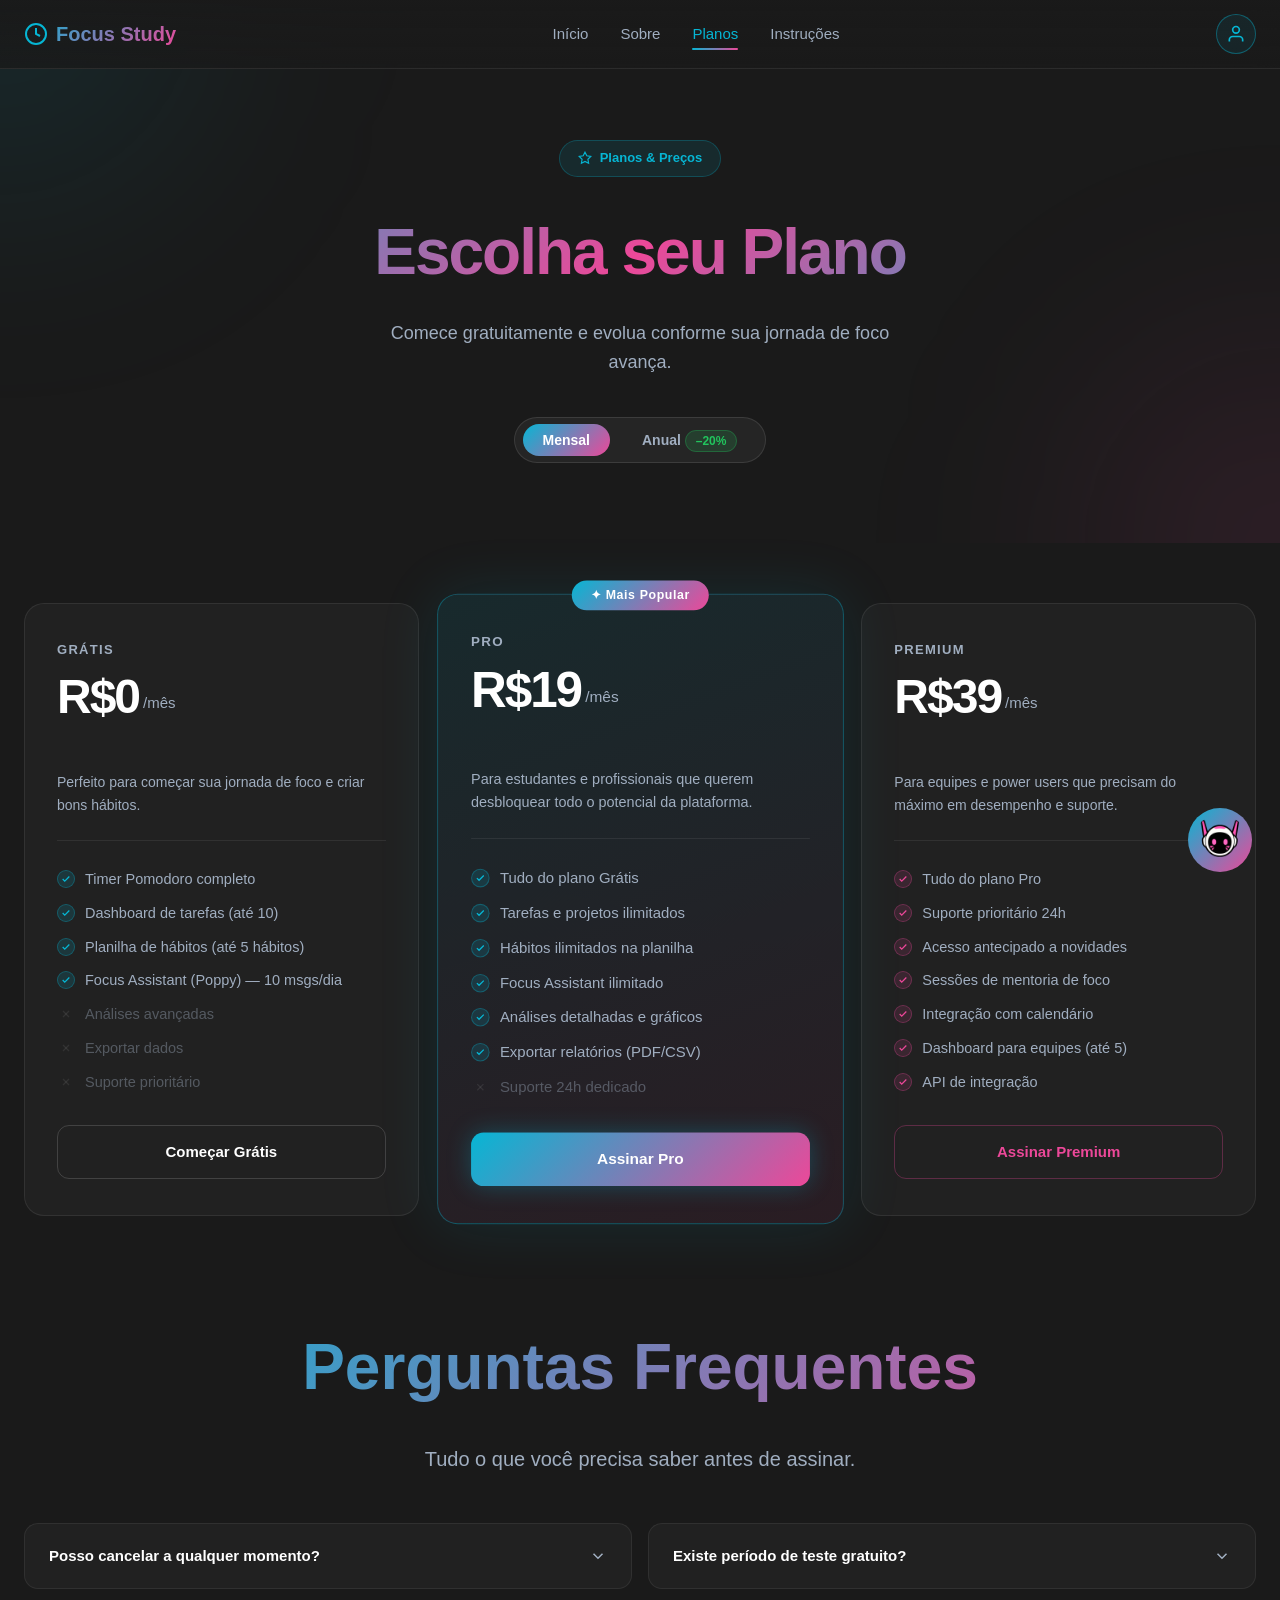
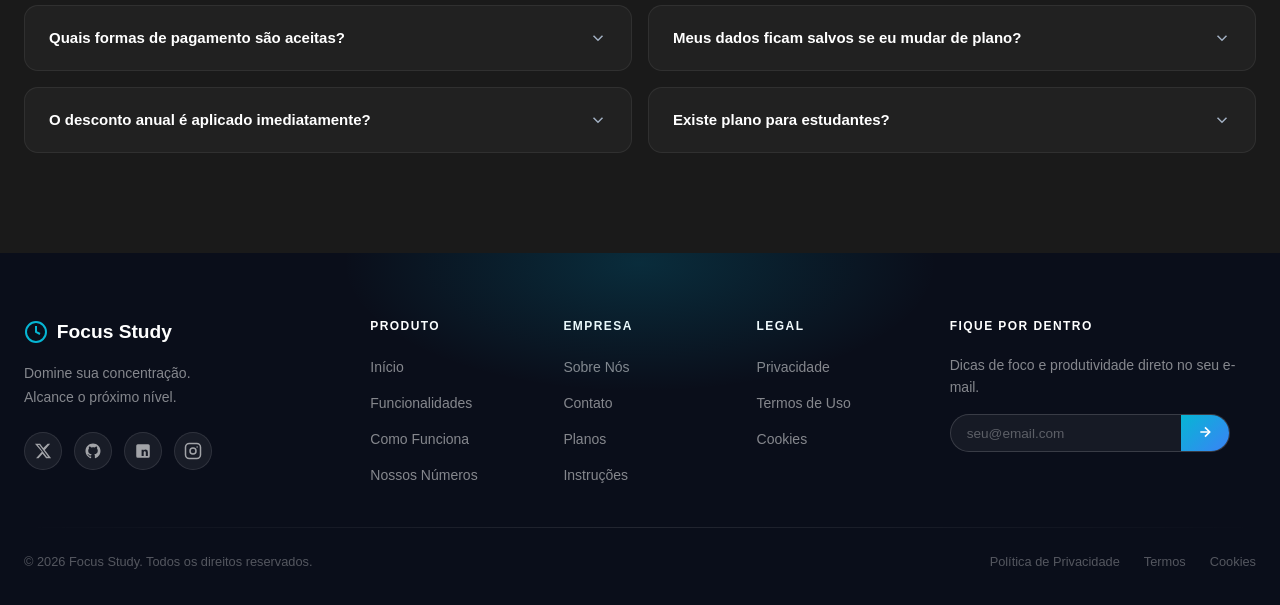
<file: Pages/planos.html>
<!doctype html>
<html lang="pt-BR">

<head>
  <meta charset="UTF-8" />
  <meta name="viewport" content="width=device-width, initial-scale=1.0" />
  <title>Planos · Focus Study</title>
  <link rel="stylesheet" href="css/styles.css" />
  <link rel="stylesheet" href="https://cdnjs.cloudflare.com/ajax/libs/font-awesome/6.0.0-beta3/css/all.min.css" />
  <link rel="stylesheet" href="css/planos.css" />
  <link rel="icon" type="image/png" href="images/poppy.png">
</head>

<body>
  <!-- Header -->
  <header class="header">
    <div class="container header-inner">
      <a href="../index.html" class="logo">
        <svg class="icon" width="24" height="24" viewBox="0 0 24 24" fill="none" stroke="currentColor" stroke-width="2">
          <circle cx="12" cy="12" r="10"></circle>
          <polyline points="12 6 12 12 16 14"></polyline>
        </svg>
        <span>Focus Study</span>
      </a>
      <nav class="nav">
        <a href="../index.html" class="nav-link">Início</a>
        <a href="sobre.html" class="nav-link">Sobre</a>
        <a href="planos.html" class="nav-link active">Planos</a>
        <a href="instrucoes.html" class="nav-link">Instruções</a>
      </nav>
      <div class="header-actions">
        <a href="login.html" class="btn-user" aria-label="Minha conta">
          <svg width="20" height="20" viewBox="0 0 24 24" fill="none" stroke="currentColor" stroke-width="2">
            <path d="M20 21v-2a4 4 0 0 0-4-4H8a4 4 0 0 0-4 4v2"></path>
            <circle cx="12" cy="7" r="4"></circle>
          </svg>
        </a>
        <button class="nav-toggle" aria-label="Menu"><span></span><span></span><span></span></button>
      </div>
    </div>
  </header>

  <!-- HERO -->
  <section class="plans-hero">
    <div class="hero-background">
      <div class="gradient-blob blob-1"></div>
      <div class="gradient-blob blob-2"></div>
    </div>
    <div class="container plans-hero-content">
      <div class="hero-badge">
        <svg width="14" height="14" viewBox="0 0 24 24" fill="none" stroke="currentColor" stroke-width="2">
          <polygon
            points="12 2 15.09 8.26 22 9.27 17 14.14 18.18 21.02 12 17.77 5.82 21.02 7 14.14 2 9.27 8.91 8.26 12 2" />
        </svg>
        Planos & Preços
      </div>
      <h1 class="gradient-text">Escolha seu Plano</h1>
      <p>Comece gratuitamente e evolua conforme sua jornada de foco avança.</p>

      <div class="billing-toggle">
        <button class="billing-btn active" id="btn-monthly" onclick="setBilling('monthly')">Mensal</button>
        <button class="billing-btn" id="btn-annual" onclick="setBilling('annual')">
          Anual <span class="save-badge">–20%</span>
        </button>
      </div>
    </div>
  </section>

  <!-- PLANOS -->
  <section class="plans-section">
    <div class="container">
      <div class="plans-grid">

        <!-- PLANO GRATIS -->
        <div class="plan-card">
          <p class="plan-name">Grátis</p>
          <div class="plan-price">
            <span class="price-amount">R$0</span>
            <span class="price-period">/mês</span>
          </div>
          <p class="price-annual">&nbsp;</p>
          <p class="plan-desc">Perfeito para começar sua jornada de foco e criar bons hábitos.</p>
          <ul class="plan-features">
            <li><span class="check"><svg width="10" height="10" viewBox="0 0 24 24" fill="none" stroke="currentColor"
                  stroke-width="3">
                  <polyline points="20 6 9 17 4 12" />
                </svg></span> Timer Pomodoro completo</li>
            <li><span class="check"><svg width="10" height="10" viewBox="0 0 24 24" fill="none" stroke="currentColor"
                  stroke-width="3">
                  <polyline points="20 6 9 17 4 12" />
                </svg></span> Dashboard de tarefas (até 10)</li>
            <li><span class="check"><svg width="10" height="10" viewBox="0 0 24 24" fill="none" stroke="currentColor"
                  stroke-width="3">
                  <polyline points="20 6 9 17 4 12" />
                </svg></span> Planilha de hábitos (até 5 hábitos)</li>
            <li><span class="check"><svg width="10" height="10" viewBox="0 0 24 24" fill="none" stroke="currentColor"
                  stroke-width="3">
                  <polyline points="20 6 9 17 4 12" />
                </svg></span> Focus Assistant (Poppy) — 10 msgs/dia</li>
            <li class="feature-dim"><span class="cross"><svg width="12" height="12" viewBox="0 0 24 24" fill="none"
                  stroke="currentColor" stroke-width="2.5">
                  <line x1="18" y1="6" x2="6" y2="18" />
                  <line x1="6" y1="6" x2="18" y2="18" />
                </svg></span> Análises avançadas</li>
            <li class="feature-dim"><span class="cross"><svg width="12" height="12" viewBox="0 0 24 24" fill="none"
                  stroke="currentColor" stroke-width="2.5">
                  <line x1="18" y1="6" x2="6" y2="18" />
                  <line x1="6" y1="6" x2="18" y2="18" />
                </svg></span> Exportar dados</li>
            <li class="feature-dim"><span class="cross"><svg width="12" height="12" viewBox="0 0 24 24" fill="none"
                  stroke="currentColor" stroke-width="2.5">
                  <line x1="18" y1="6" x2="6" y2="18" />
                  <line x1="6" y1="6" x2="18" y2="18" />
                </svg></span> Suporte prioritário</li>
          </ul>
          <a href="cadastro.html" class="plan-cta cta-outline">Começar Grátis</a>
        </div>

        <!-- PRO (implementado) -->
        <div class="plan-card featured">
          <div class="featured-label">✦ Mais Popular</div>
          <p class="plan-name">Pro</p>
          <div class="plan-price">
            <span class="price-amount" id="pro-price">R$19</span>
            <span class="price-period">/mês</span>
          </div>
          <p class="price-annual" id="pro-annual">&nbsp;</p>
          <p class="plan-desc">Para estudantes e profissionais que querem desbloquear todo o potencial da plataforma.
          </p>
          <ul class="plan-features">
            <li><span class="check"><svg width="10" height="10" viewBox="0 0 24 24" fill="none" stroke="currentColor"
                  stroke-width="3">
                  <polyline points="20 6 9 17 4 12" />
                </svg></span> Tudo do plano Grátis</li>
            <li><span class="check"><svg width="10" height="10" viewBox="0 0 24 24" fill="none" stroke="currentColor"
                  stroke-width="3">
                  <polyline points="20 6 9 17 4 12" />
                </svg></span> Tarefas e projetos ilimitados</li>
            <li><span class="check"><svg width="10" height="10" viewBox="0 0 24 24" fill="none" stroke="currentColor"
                  stroke-width="3">
                  <polyline points="20 6 9 17 4 12" />
                </svg></span> Hábitos ilimitados na planilha</li>
            <li><span class="check"><svg width="10" height="10" viewBox="0 0 24 24" fill="none" stroke="currentColor"
                  stroke-width="3">
                  <polyline points="20 6 9 17 4 12" />
                </svg></span> Focus Assistant ilimitado</li>
            <li><span class="check"><svg width="10" height="10" viewBox="0 0 24 24" fill="none" stroke="currentColor"
                  stroke-width="3">
                  <polyline points="20 6 9 17 4 12" />
                </svg></span> Análises detalhadas e gráficos</li>
            <li><span class="check"><svg width="10" height="10" viewBox="0 0 24 24" fill="none" stroke="currentColor"
                  stroke-width="3">
                  <polyline points="20 6 9 17 4 12" />
                </svg></span> Exportar relatórios (PDF/CSV)</li>
            <li class="feature-dim"><span class="cross"><svg width="12" height="12" viewBox="0 0 24 24" fill="none"
                  stroke="currentColor" stroke-width="2.5">
                  <line x1="18" y1="6" x2="6" y2="18" />
                  <line x1="6" y1="6" x2="18" y2="18" />
                </svg></span> Suporte 24h dedicado</li>
          </ul>
          <a href="cadastro.html" class="plan-cta cta-gradient">Assinar Pro</a>
        </div>

        <!-- PLANO PREMIUM -->
        <div class="plan-card">
          <p class="plan-name">Premium</p>
          <div class="plan-price">
            <span class="price-amount" id="prem-price">R$39</span>
            <span class="price-period">/mês</span>
          </div>
          <p class="price-annual" id="prem-annual">&nbsp;</p>
          <p class="plan-desc">Para equipes e power users que precisam do máximo em desempenho e suporte.</p>
          <ul class="plan-features">
            <li><span class="check pink"><svg width="10" height="10" viewBox="0 0 24 24" fill="none"
                  stroke="currentColor" stroke-width="3">
                  <polyline points="20 6 9 17 4 12" />
                </svg></span> Tudo do plano Pro</li>
            <li><span class="check pink"><svg width="10" height="10" viewBox="0 0 24 24" fill="none"
                  stroke="currentColor" stroke-width="3">
                  <polyline points="20 6 9 17 4 12" />
                </svg></span> Suporte prioritário 24h</li>
            <li><span class="check pink"><svg width="10" height="10" viewBox="0 0 24 24" fill="none"
                  stroke="currentColor" stroke-width="3">
                  <polyline points="20 6 9 17 4 12" />
                </svg></span> Acesso antecipado a novidades</li>
            <li><span class="check pink"><svg width="10" height="10" viewBox="0 0 24 24" fill="none"
                  stroke="currentColor" stroke-width="3">
                  <polyline points="20 6 9 17 4 12" />
                </svg></span> Sessões de mentoria de foco</li>
            <li><span class="check pink"><svg width="10" height="10" viewBox="0 0 24 24" fill="none"
                  stroke="currentColor" stroke-width="3">
                  <polyline points="20 6 9 17 4 12" />
                </svg></span> Integração com calendário</li>
            <li><span class="check pink"><svg width="10" height="10" viewBox="0 0 24 24" fill="none"
                  stroke="currentColor" stroke-width="3">
                  <polyline points="20 6 9 17 4 12" />
                </svg></span> Dashboard para equipes (até 5)</li>
            <li><span class="check pink"><svg width="10" height="10" viewBox="0 0 24 24" fill="none"
                  stroke="currentColor" stroke-width="3">
                  <polyline points="20 6 9 17 4 12" />
                </svg></span> API de integração</li>
          </ul>
          <a href="cadastro.html" class="plan-cta cta-outline"
            style="border-color:rgba(236,72,153,0.3);color:var(--pink);">Assinar Premium</a>
        </div>

      </div>
    </div>
  </section>

  <!-- FAQ -->
  <section class="faq-section">
    <div class="container">
      <div class="section-header">
        <h2 class="section-title">Perguntas Frequentes</h2>
        <p class="section-description">Tudo o que você precisa saber antes de assinar.</p>
      </div>

      <div class="faq-grid">
        <div class="faq-item">
          <div class="faq-q" onclick="toggleFaq(this)">
            Posso cancelar a qualquer momento?
            <svg class="faq-chevron" width="18" height="18" viewBox="0 0 24 24" fill="none" stroke="currentColor"
              stroke-width="2">
              <polyline points="6 9 12 15 18 9" />
            </svg>
          </div>
          <div class="faq-a">Sim! Você pode cancelar sua assinatura a qualquer momento sem taxa de cancelamento. O
            acesso continuará até o fim do período já pago.</div>
        </div>
        <div class="faq-item">
          <div class="faq-q" onclick="toggleFaq(this)">
            Existe período de teste gratuito?
            <svg class="faq-chevron" width="18" height="18" viewBox="0 0 24 24" fill="none" stroke="currentColor"
              stroke-width="2">
              <polyline points="6 9 12 15 18 9" />
            </svg>
          </div>
          <div class="faq-a">O plano Grátis é permanente e não tem prazo de expiração. Para os planos pagos, oferecemos
            7 dias de teste sem necessidade de cartão de crédito.</div>
        </div>
        <div class="faq-item">
          <div class="faq-q" onclick="toggleFaq(this)">
            Quais formas de pagamento são aceitas?
            <svg class="faq-chevron" width="18" height="18" viewBox="0 0 24 24" fill="none" stroke="currentColor"
              stroke-width="2">
              <polyline points="6 9 12 15 18 9" />
            </svg>
          </div>
          <div class="faq-a">Aceitamos cartão de crédito/débito (Visa, Mastercard, Amex), PIX e boleto bancário para
            pagamentos anuais.</div>
        </div>
        <div class="faq-item">
          <div class="faq-q" onclick="toggleFaq(this)">
            Meus dados ficam salvos se eu mudar de plano?
            <svg class="faq-chevron" width="18" height="18" viewBox="0 0 24 24" fill="none" stroke="currentColor"
              stroke-width="2">
              <polyline points="6 9 12 15 18 9" />
            </svg>
          </div>
          <div class="faq-a">Sim, todos os seus dados são preservados ao mudar de plano. Ao fazer downgrade, dados acima
            do limite do novo plano ficam em modo somente leitura.</div>
        </div>
        <div class="faq-item">
          <div class="faq-q" onclick="toggleFaq(this)">
            O desconto anual é aplicado imediatamente?
            <svg class="faq-chevron" width="18" height="18" viewBox="0 0 24 24" fill="none" stroke="currentColor"
              stroke-width="2">
              <polyline points="6 9 12 15 18 9" />
            </svg>
          </div>
          <div class="faq-a">Sim! Ao escolher o plano anual, você paga 12 meses pelo preço de 9,6 — 20% de desconto
            aplicado diretamente no checkout.</div>
        </div>
        <div class="faq-item">
          <div class="faq-q" onclick="toggleFaq(this)">
            Existe plano para estudantes?
            <svg class="faq-chevron" width="18" height="18" viewBox="0 0 24 24" fill="none" stroke="currentColor"
              stroke-width="2">
              <polyline points="6 9 12 15 18 9" />
            </svg>
          </div>
          <div class="faq-a">Estamos trabalhando em um programa de desconto educacional. Entre em contato via página de
            contato para verificar elegibilidade.</div>
        </div>
      </div>
    </div>
  </section>

  <!-- Footer -->
  <footer class="footer">
    <div class="footer-glow"></div>

    <div class="container">

      <!-- TOPO DO FOOTER -->
      <div class="footer-top">

        <!-- MARCA -->
        <div class="footer-brand">
          <a href="index.html" class="footer-logo">
            <svg class="icon" width="28" height="28" viewBox="0 0 24 24" fill="none" stroke="currentColor"
              stroke-width="2">
              <circle cx="12" cy="12" r="10"></circle>
              <polyline points="12 6 12 12 16 14"></polyline>
            </svg>
            <span>Focus Study</span>
          </a>
          <p class="footer-tagline">
            Domine sua concentração.<br>Alcance o próximo nível.
          </p>
          <div class="footer-socials">
            <a href="#" class="social-link" title="Twitter/X" aria-label="Twitter">
              <svg width="18" height="18" viewBox="0 0 24 24" fill="currentColor">
                <path
                  d="M18.244 2.25h3.308l-7.227 8.26 8.502 11.24H16.17l-4.714-6.231-5.401 6.231H2.744l7.737-8.835L1.254 2.25H8.08l4.266 5.64 5.898-5.64Zm-1.161 17.52h1.833L7.084 4.126H5.117z" />
              </svg>
            </a>
            <a href="#" class="social-link" title="GitHub" aria-label="GitHub">
              <svg width="18" height="18" viewBox="0 0 24 24" fill="currentColor">
                <path
                  d="M12 2C6.477 2 2 6.484 2 12.017c0 4.425 2.865 8.18 6.839 9.504.5.092.682-.217.682-.483 0-.237-.008-.868-.013-1.703-2.782.605-3.369-1.343-3.369-1.343-.454-1.158-1.11-1.466-1.11-1.466-.908-.62.069-.608.069-.608 1.003.07 1.531 1.032 1.531 1.032.892 1.53 2.341 1.088 2.91.832.092-.647.35-1.088.636-1.338-2.22-.253-4.555-1.113-4.555-4.951 0-1.093.39-1.988 1.029-2.688-.103-.253-.446-1.272.098-2.65 0 0 .84-.27 2.75 1.026A9.564 9.564 0 0112 6.844c.85.004 1.705.115 2.504.337 1.909-1.296 2.747-1.027 2.747-1.027.546 1.379.202 2.398.1 2.651.64.7 1.028 1.595 1.028 2.688 0 3.848-2.339 4.695-4.566 4.943.359.309.678.92.678 1.855 0 1.338-.012 2.419-.012 2.747 0 .268.18.58.688.482A10.019 10.019 0 0022 12.017C22 6.484 17.522 2 12 2z" />
              </svg>
            </a>
            <a href="#" class="social-link" title="LinkedIn" aria-label="LinkedIn">
              <svg width="18" height="18" viewBox="0 0 24 24" fill="currentColor">
                <path
                  d="M19 3a2 2 0 012 2v14a2 2 0 01-2 2H5a2 2 0 01-2-2V5a2 2 0 012-2h14m-.5 15.5v-5.3a3.26 3.26 0 00-3.26-3.26c-.85 0-1.84.52-2.32 1.39v-1.11h-2.79v8.37h2.79v-4.93c0-.77.62-1.4 1.39-1.4a1.4 1.4 0 011.4 1.4v4.93h2.79M7 8a1.5 1.5 0 110-3 1.5 1.5 0 010 3z" />
              </svg>
            </a>
            <a href="#" class="social-link" title="Instagram" aria-label="Instagram">
              <svg width="18" height="18" viewBox="0 0 24 24" fill="none" stroke="currentColor" stroke-width="2"
                stroke-linecap="round">
                <rect x="2" y="2" width="20" height="20" rx="5" ry="5" />
                <circle cx="12" cy="12" r="4" />
                <circle cx="17.5" cy="6.5" r="1" fill="currentColor" stroke="none" />
              </svg>
            </a>
          </div>
        </div>

        <!-- NAVEGAÇÃO -->
        <div class="footer-nav-group">
          <h4 class="footer-heading">Produto</h4>
          <ul class="footer-links">
            <li><a href="../index.html">Início</a></li>
            <li><a href="../index.html#funcionalidades">Funcionalidades</a></li>
            <li><a href="../index.html#como-funciona">Como Funciona</a></li>
            <li><a href="../index.html#numeros">Nossos Números</a></li>
          </ul>
        </div>

        <div class="footer-nav-group">
          <h4 class="footer-heading">Empresa</h4>
          <ul class="footer-links">
            <li><a href="sobre.html">Sobre Nós</a></li>
            <li><a href="contato.html">Contato</a></li>
            <li><a href="planos.html">Planos</a></li>
            <li><a href="instrucoes.html">Instruções</a></li>
          </ul>
        </div>

        <div class="footer-nav-group">
          <h4 class="footer-heading">Legal</h4>
          <ul class="footer-links">
            <li><a href="privacidade.html">Privacidade</a></li>
            <li><a href="termos.html">Termos de Uso</a></li>
            <li><a href="cookies.html">Cookies</a></li>
          </ul>
        </div>

        <!-- NEWSLETTER -->
        <div class="footer-newsletter">
          <h4 class="footer-heading">Fique por dentro</h4>
          <p>Dicas de foco e produtividade direto no seu e-mail.</p>
          <form class="newsletter-form" onsubmit="return false;">
            <input type="email" placeholder="seu@email.com" aria-label="E-mail para newsletter" />
            <button type="submit" aria-label="Inscrever">
              <svg width="16" height="16" viewBox="0 0 24 24" fill="none" stroke="currentColor" stroke-width="2.5">
                <line x1="5" y1="12" x2="19" y2="12" />
                <polyline points="12 5 19 12 12 19" />
              </svg>
            </button>
          </form>
        </div>

      </div><!-- /footer-top -->

      <!-- DIVISOR -->
      <div class="footer-divider"></div>

      <!-- RODAPÉ INFERIOR -->
      <div class="footer-bottom">
        <p>&copy; 2026 Focus Study. Todos os direitos reservados.</p>
        <div class="footer-bottom-links">
          <a href="privacidade.html">Política de Privacidade</a>
          <a href="termos.html">Termos</a>
          <a href="cookies.html">Cookies</a>
        </div>
      </div>

    </div>
  </footer>

  <!-- Focus Assistant Widget -->
  <!-- Botão flutuante com Poppy -->
  <div class="chat-button" onclick="toggleChat()" title="Falar com a Focus Assistant">
    <img src="images/poppy.png" alt="Poppy — Focus Assistant" />
  </div>

  <!-- Caixa de chat -->
  <div class="chat-box" id="chatBox">
    <div class="chat-header">
      <img src="images/poppy.png" alt="Poppy" class="chat-header-avatar" />
      <div class="chat-header-info">
        <div class="chat-header-name">🐰 Focus Assistant</div>
        <div class="chat-header-status">Online agora</div>
      </div>
    </div>

    <div class="chat-messages" id="messages">
      <p class="msg-assistant">Olá! Como posso te ajudar a subir de nível nos estudos hoje? 🎮</p>
    </div>

    <div class="chat-input">
      <input id="input" placeholder="Digite sua pergunta..." autocomplete="off" />
      <button onclick="sendMessage()" aria-label="Enviar">
        <svg width="16" height="16" viewBox="0 0 24 24" fill="none" stroke="currentColor" stroke-width="2.5">
          <line x1="5" y1="12" x2="19" y2="12"></line>
          <polyline points="12 5 19 12 12 19"></polyline>
        </svg>
      </button>
    </div>
  </div>
  <!-- Script -->
  <script src="js/script_ia.js"></script>
  <script src="js/script.js"></script>
  <script src="js/planos.js"></script>
</body>

</html>
</file>
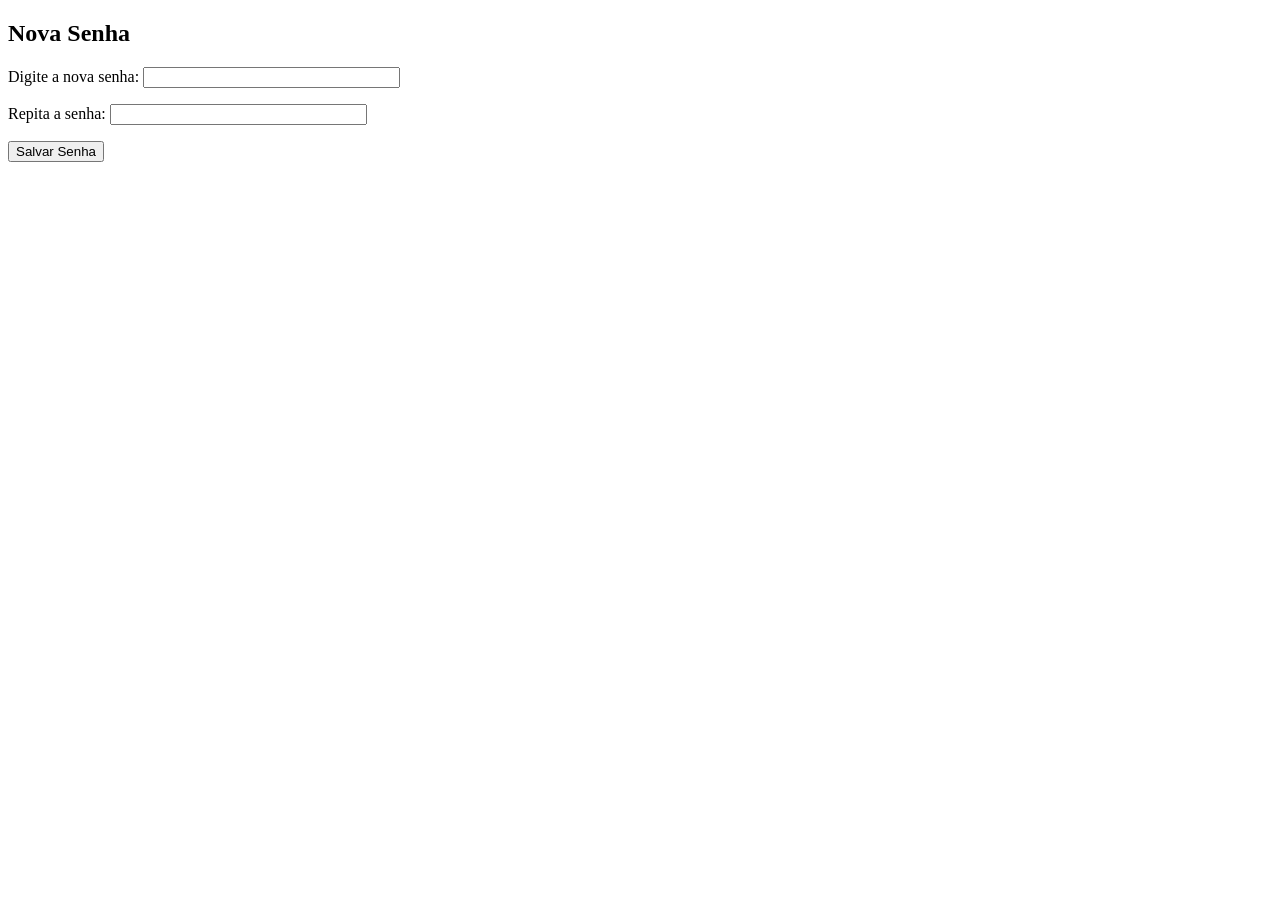
<file: Pages/redefinir-senha.html>
<!DOCTYPE html>
<html>
<head>
    <title>Redefinir Senha</title>
    <link rel="stylesheet" href="">
</head>
<body>

<form method="post">

    <h2>Nova Senha</h2>

    <label for="senha1">Digite a nova senha:</label>
    <input type="password" name="senha1" size="30"><br><p>

    <label for="senha2">Repita a senha:</label>
    <input type="password" name="senha2" size="30"><br><p>

    <input type="submit" value="Salvar Senha">

</form>

</body>
</html>
</file>
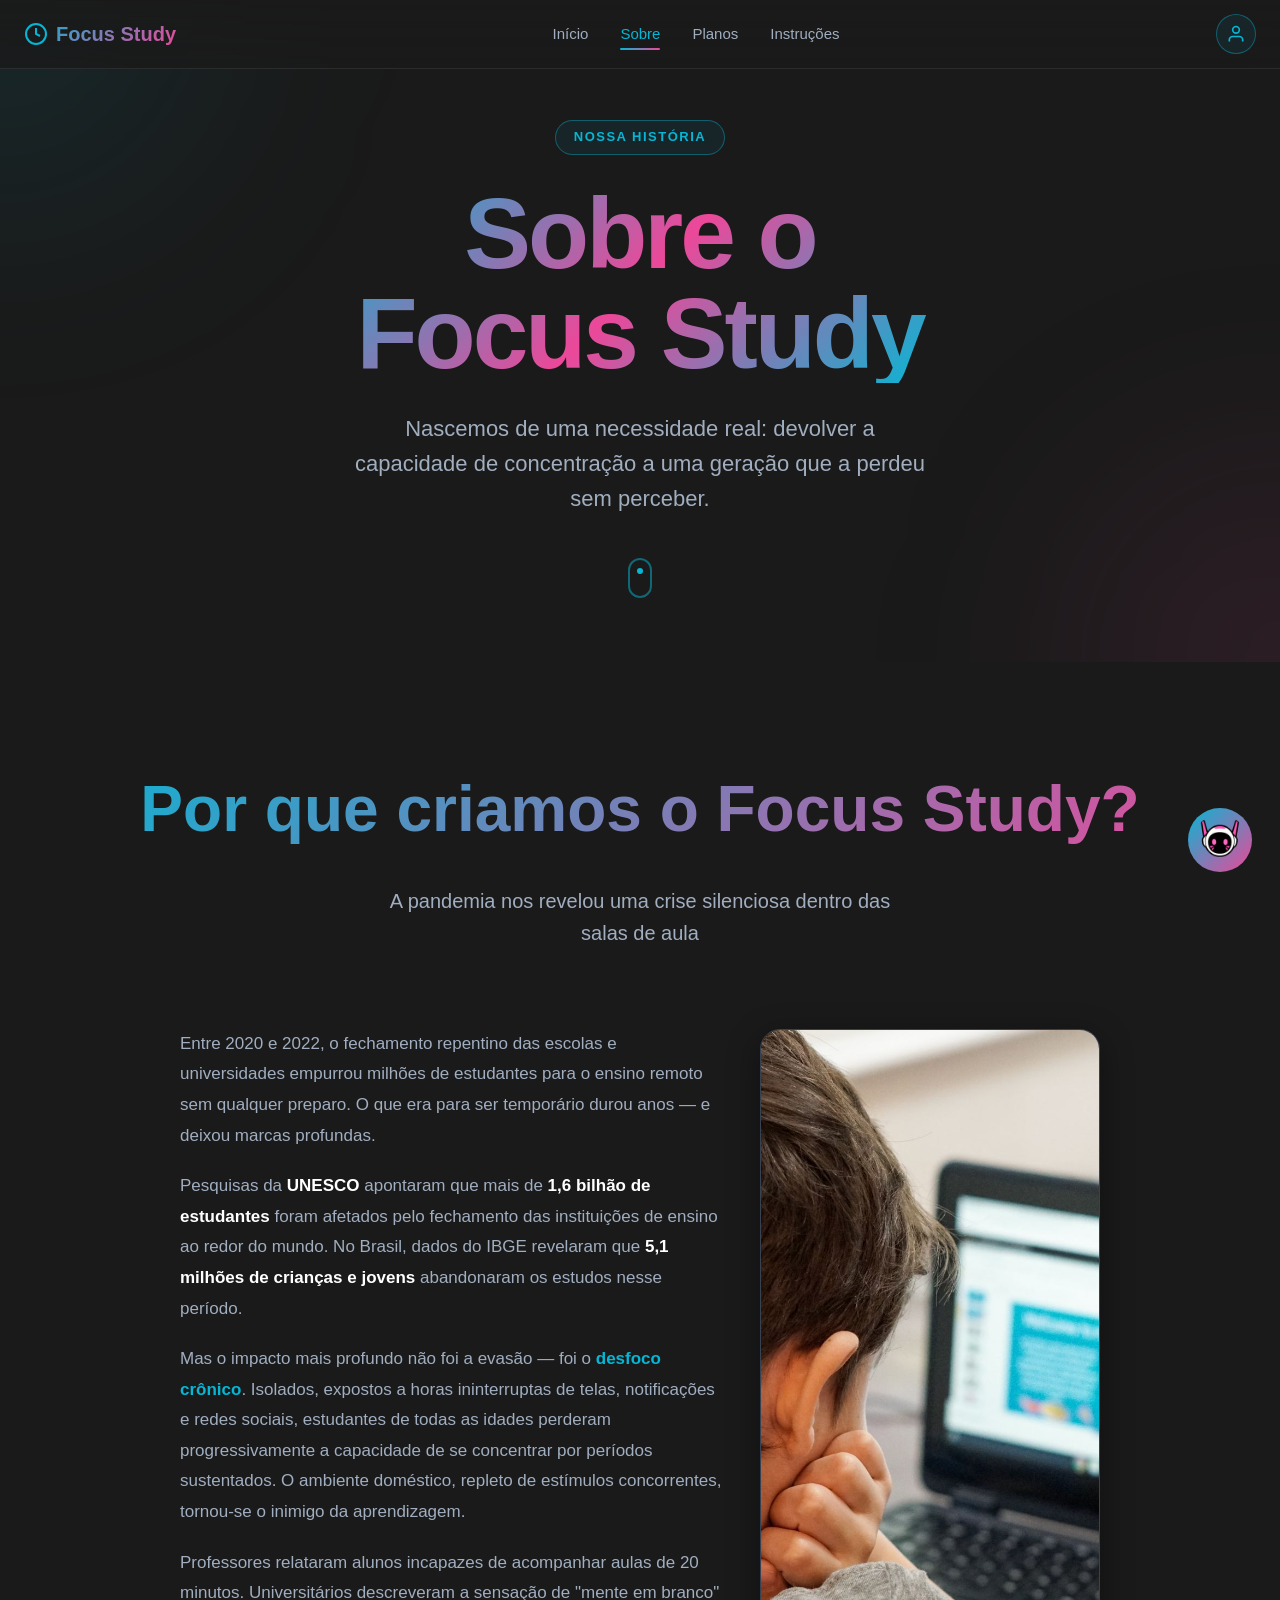
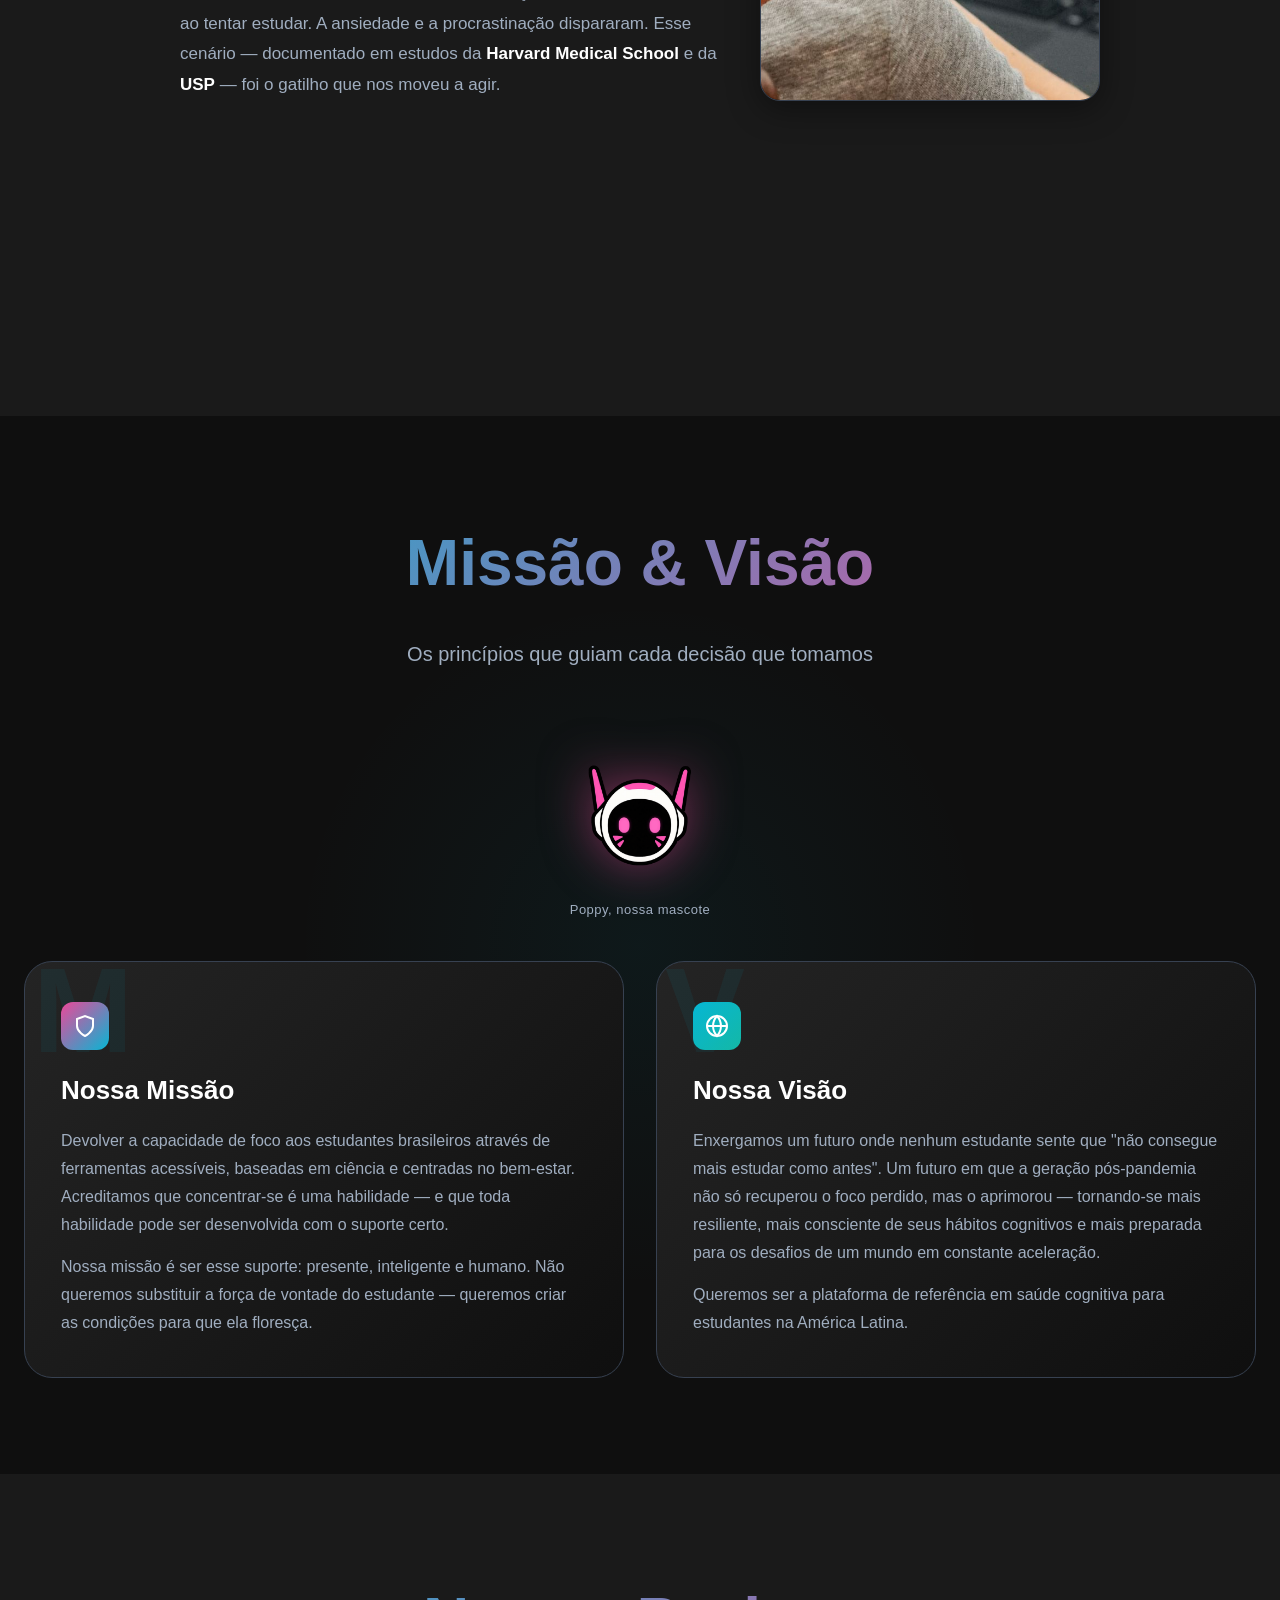
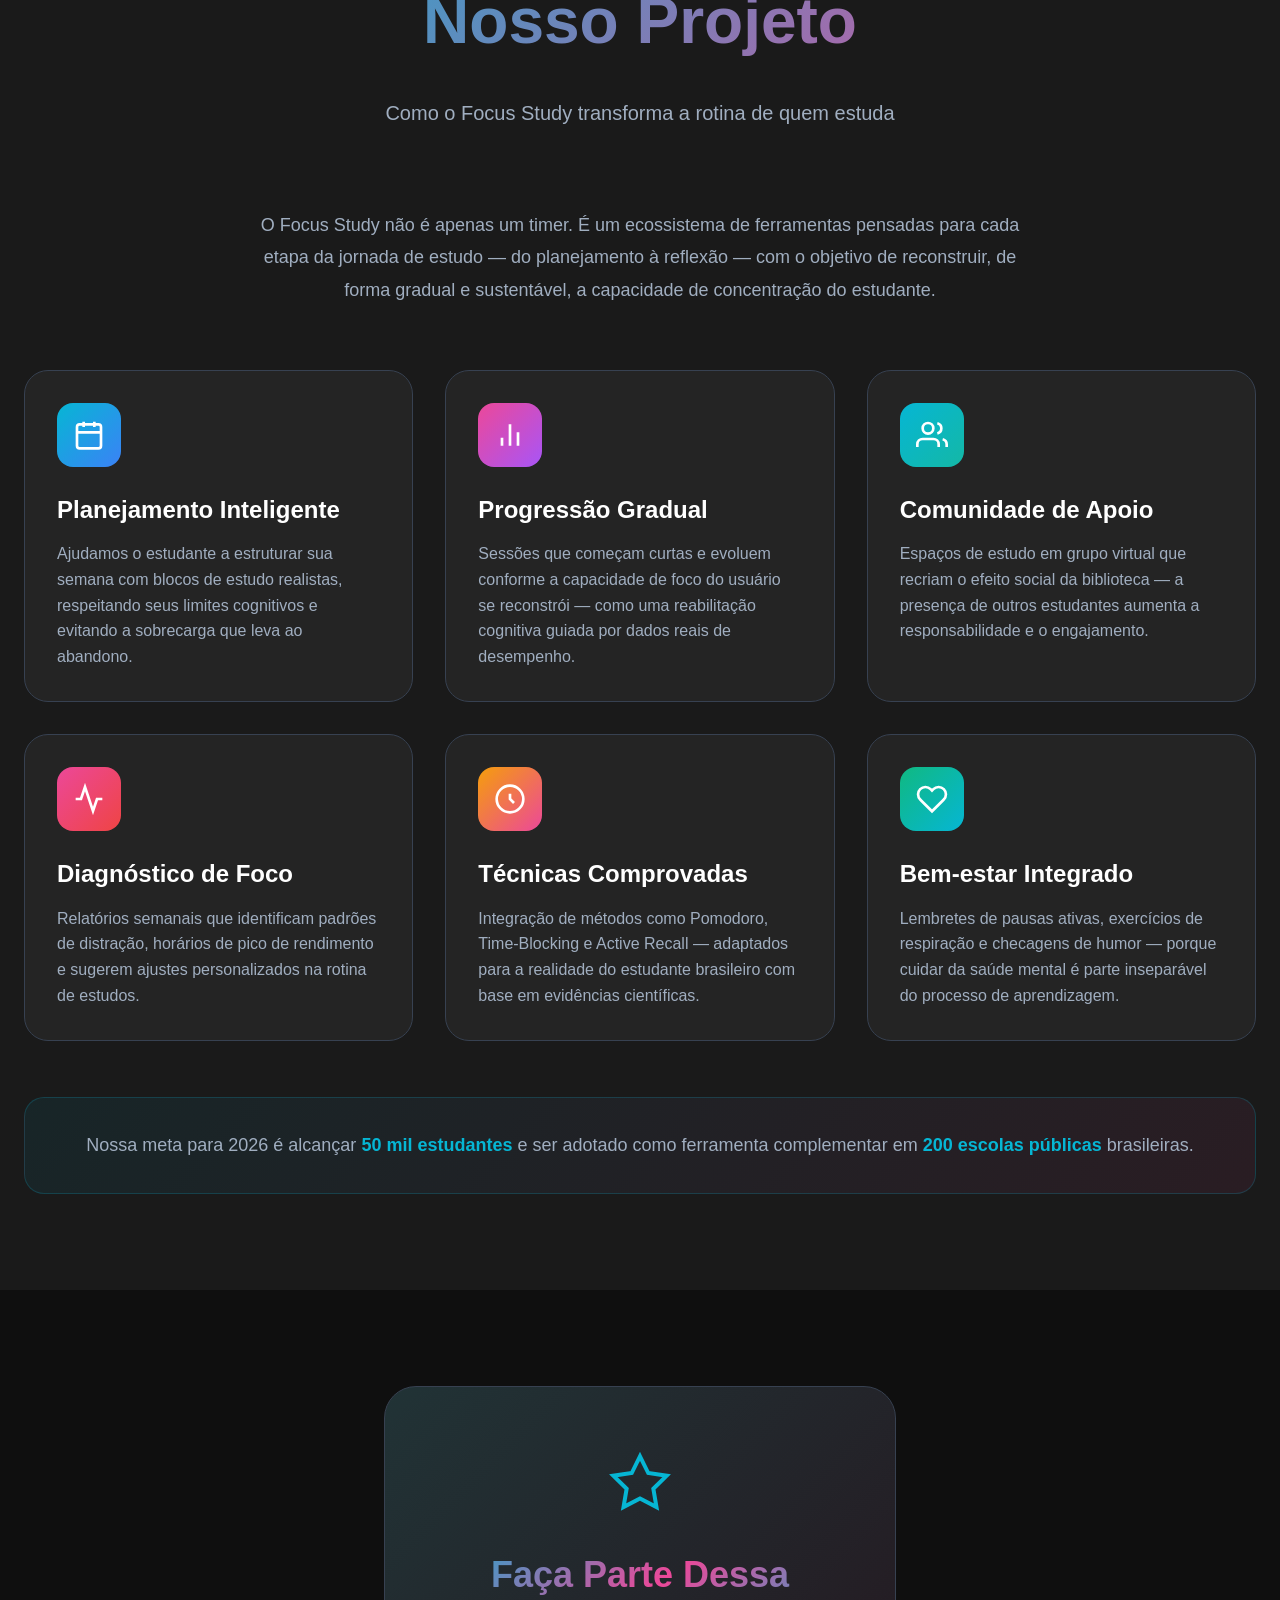
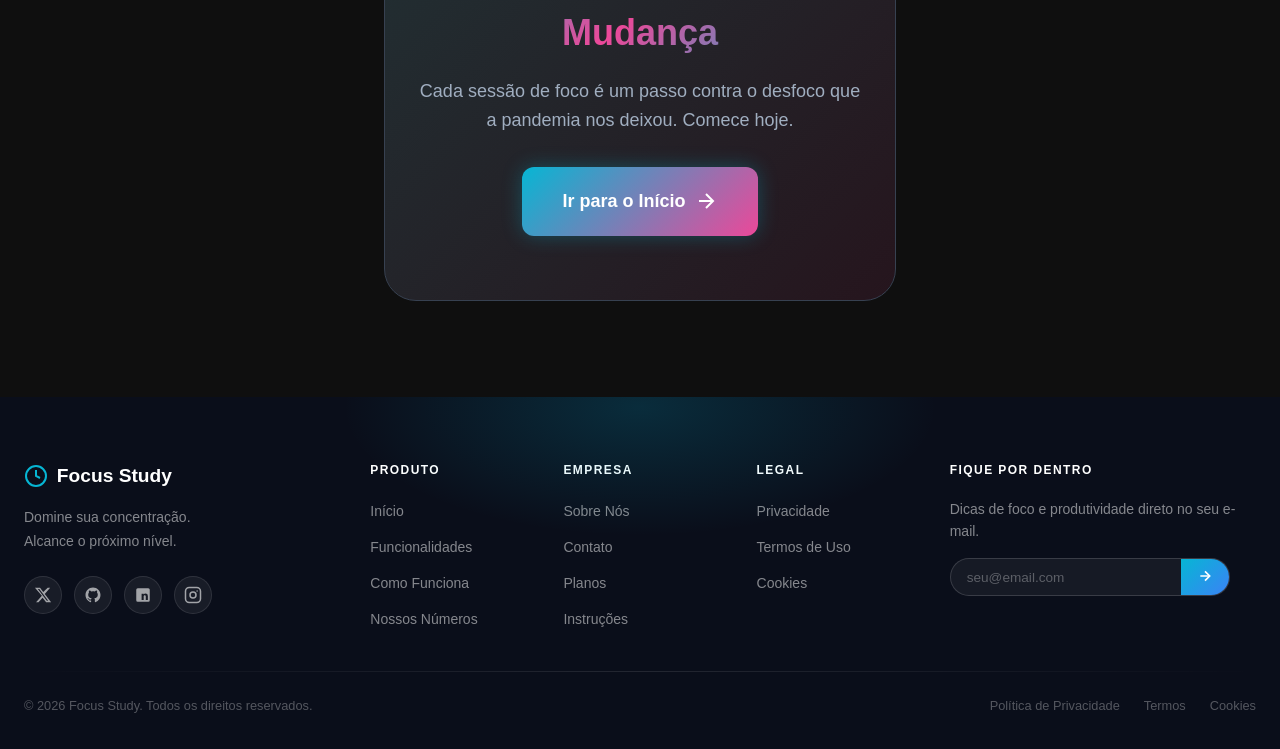
<file: Pages/sobre.html>
<!doctype html>
<html lang="pt-BR">

<head>
  <meta charset="UTF-8" />
  <meta name="viewport" content="width=device-width, initial-scale=1.0" />
  <title>Sobre — Focus Study</title>
  <link rel="stylesheet" href="css/styles.css" />
  <link rel="icon" type="image/png" href="images/poppy.png">
</head>

<body>

  <!-- Header -->
  <header class="header">
    <div class="container header-inner">
      <a href="../index.html" class="logo">
        <svg class="icon" width="24" height="24" viewBox="0 0 24 24" fill="none" stroke="currentColor" stroke-width="2">
          <circle cx="12" cy="12" r="10"></circle>
          <polyline points="12 6 12 12 16 14"></polyline>
        </svg>
        <span>Focus Study</span>
      </a>

      <nav class="nav">
        <a href="../index.html" class="nav-link">Início</a>
        <a href="sobre.html" class="nav-link active">Sobre</a>
        <a href="planos.html" class="nav-link">Planos</a>
        <a href="instrucoes.html" class="nav-link">Instruções</a>
      </nav>

      <div class="header-actions">
        <a href="login.html" class="btn-user" title="Minha conta" aria-label="Minha conta">
          <svg width="20" height="20" viewBox="0 0 24 24" fill="none" stroke="currentColor" stroke-width="2">
            <path d="M20 21v-2a4 4 0 0 0-4-4H8a4 4 0 0 0-4 4v2"></path>
            <circle cx="12" cy="7" r="4"></circle>
          </svg>
        </a>
        <button class="nav-toggle" aria-label="Menu" aria-expanded="false">
          <span></span><span></span><span></span>
        </button>
      </div>
    </div>
  </header>

  <!-- Hero da página Sobre -->
  <section class="about-hero">
    <div class="hero-background">
      <div class="gradient-blob blob-1"></div>
      <div class="gradient-blob blob-2"></div>
    </div>
    <div class="about-hero-content">
      <span class="about-badge">Nossa História</span>
      <h1 class="about-hero-title gradient-text">Sobre o<br>Focus Study</h1>
      <p class="about-hero-desc">
        Nascemos de uma necessidade real: devolver a capacidade de concentração a uma geração que a perdeu sem perceber.
      </p>
    </div>
    <div class="about-hero-scroll">
      <div class="scroll-indicator"
        style="position:relative;bottom:auto;left:auto;transform:none;display:inline-block;">
        <div class="scroll-wheel"></div>
      </div>
    </div>
  </section>

  <!-- Por que criamos o Focus Study? -->
  <section class="about-section about-origin">
    <div class="container">
      <div class="section-header">
        <h2 class="section-title">Por que criamos o Focus Study?</h2>
        <p class="section-description">A pandemia nos revelou uma crise silenciosa dentro das salas de aula</p>
      </div>

      <!-- Texto + Imagem centralizados -->
      <div class="origin-text-with-image" style="max-width:920px;margin:0 auto 48px;justify-content:center;">
        <div class="origin-paragraphs origin-text">
          <p>
            Entre 2020 e 2022, o fechamento repentino das escolas e universidades empurrou milhões de estudantes para o
            ensino remoto sem qualquer preparo. O que era para ser temporário durou anos — e deixou marcas profundas.
          </p>
          <p>
            Pesquisas da <strong>UNESCO</strong> apontaram que mais de <strong>1,6 bilhão de estudantes</strong> foram
            afetados pelo fechamento das instituições de ensino ao redor do mundo. No Brasil, dados do IBGE revelaram
            que <strong>5,1 milhões de crianças e jovens</strong> abandonaram os estudos nesse período.
          </p>
          <p>
            Mas o impacto mais profundo não foi a evasão — foi o <em>desfoco crônico</em>. Isolados, expostos a horas
            ininterruptas de telas, notificações e redes sociais, estudantes de todas as idades perderam
            progressivamente a capacidade de se concentrar por períodos sustentados. O ambiente doméstico, repleto de
            estímulos concorrentes, tornou-se o inimigo da aprendizagem.
          </p>
          <p>
            Professores relataram alunos incapazes de acompanhar aulas de 20 minutos. Universitários descreveram a
            sensação de "mente em branco" ao tentar estudar. A ansiedade e a procrastinação dispararam. Esse cenário —
            documentado em estudos da <strong>Harvard Medical School</strong> e da <strong>USP</strong> — foi o gatilho
            que nos moveu a agir.
          </p>
        </div>
        <div class="origin-image-wrap">
          <img src="images/aula-online.jpg" alt="Criança em aula online" class="origin-image" />
        </div>
      </div>

      <!-- Cards de estatísticas centralizados -->
      <div style="display:flex;gap:24px;justify-content:center;flex-wrap:wrap;max-width:920px;margin:0 auto;">
        <div class="origin-stat-card" data-feature="0" style="flex:1;min-width:220px;max-width:280px;">
          <div class="origin-stat-num gradient-text">1,6 bi</div>
          <div class="origin-stat-label">de estudantes impactados globalmente pela pandemia</div>
        </div>
        <div class="origin-stat-card" data-feature="1" style="flex:1;min-width:220px;max-width:280px;">
          <div class="origin-stat-num gradient-text">5,1 mi</div>
          <div class="origin-stat-label">de jovens brasileiros que abandonaram os estudos</div>
        </div>
        <div class="origin-stat-card" data-feature="2" style="flex:1;min-width:220px;max-width:280px;">
          <div class="origin-stat-num gradient-text">47%</div>
          <div class="origin-stat-label">dos estudantes reportaram queda severa na concentração pós-pandemia</div>
        </div>
      </div>
    </div>
    </div>
  </section>

  <!-- Missão e Visão -->
  <section class="about-section about-mv">
    <div class="about-mv-bg"></div>
    <div class="container">
      <div class="section-header">
        <h2 class="section-title">Missão &amp; Visão</h2>
        <p class="section-description">Os princípios que guiam cada decisão que tomamos</p>
      </div>

      <div class="mv-poppy-center">
        <img src="images/poppy.png" alt="Poppy — Mascote Focus Study" class="mv-poppy-img" />
        <p class="mv-poppy-label">Poppy, nossa mascote</p>
      </div>

      <div class="mv-grid">
        <div class="mv-card" data-step="0">
          <div class="mv-number">M</div>
          <div class="mv-content">
            <div class="step-icon mv-icon">
              <svg width="24" height="24" viewBox="0 0 24 24" fill="none" stroke="currentColor" stroke-width="2">
                <path d="M12 22s8-4 8-10V5l-8-3-8 3v7c0 6 8 10 8 10z"></path>
              </svg>
            </div>
            <h3>Nossa Missão</h3>
            <p>
              Devolver a capacidade de foco aos estudantes brasileiros através de ferramentas acessíveis, baseadas em
              ciência e centradas no bem-estar. Acreditamos que concentrar-se é uma habilidade — e que toda habilidade
              pode ser desenvolvida com o suporte certo.
            </p>
            <p>
              Nossa missão é ser esse suporte: presente, inteligente e humano. Não queremos substituir a força de
              vontade do estudante — queremos criar as condições para que ela floresça.
            </p>
          </div>
        </div>

        <div class="mv-card" data-step="1">
          <div class="mv-number">V</div>
          <div class="mv-content">
            <div class="step-icon mv-icon" style="background: linear-gradient(135deg, #06b6d4, #14b8a6);">
              <svg width="24" height="24" viewBox="0 0 24 24" fill="none" stroke="currentColor" stroke-width="2">
                <circle cx="12" cy="12" r="10"></circle>
                <path
                  d="M2 12h20M12 2a15.3 15.3 0 0 1 4 10 15.3 15.3 0 0 1-4 10 15.3 15.3 0 0 1-4-10 15.3 15.3 0 0 1 4-10z">
                </path>
              </svg>
            </div>
            <h3>Nossa Visão</h3>
            <p>
              Enxergamos um futuro onde nenhum estudante sente que "não consegue mais estudar como antes". Um futuro em
              que a geração pós-pandemia não só recuperou o foco perdido, mas o aprimorou — tornando-se mais resiliente,
              mais consciente de seus hábitos cognitivos e mais preparada para os desafios de um mundo em constante
              aceleração.
            </p>
            <p>
              Queremos ser a plataforma de referência em saúde cognitiva para estudantes na América Latina.
            </p>
          </div>
        </div>
      </div>
    </div>
  </section>

  <!-- Nosso Projeto -->
  <section class="about-section about-project">
    <div class="container">
      <div class="section-header">
        <h2 class="section-title">Nosso Projeto</h2>
        <p class="section-description">Como o Focus Study transforma a rotina de quem estuda</p>
      </div>

      <div class="project-intro">
        <p>
          O Focus Study não é apenas um timer. É um ecossistema de ferramentas pensadas para cada etapa da jornada de
          estudo — do planejamento à reflexão — com o objetivo de reconstruir, de forma gradual e sustentável, a
          capacidade de concentração do estudante.
        </p>
      </div>

      <div class="features-grid project-grid">
        <div class="feature-card" data-feature="0">
          <div class="feature-icon" style="background: linear-gradient(135deg, #06b6d4, #3b82f6);">
            <svg width="32" height="32" viewBox="0 0 24 24" fill="none" stroke="white" stroke-width="2">
              <rect x="3" y="4" width="18" height="18" rx="2" ry="2"></rect>
              <line x1="16" y1="2" x2="16" y2="6"></line>
              <line x1="8" y1="2" x2="8" y2="6"></line>
              <line x1="3" y1="10" x2="21" y2="10"></line>
            </svg>
          </div>
          <h3>Planejamento Inteligente</h3>
          <p>Ajudamos o estudante a estruturar sua semana com blocos de estudo realistas, respeitando seus limites
            cognitivos e evitando a sobrecarga que leva ao abandono.</p>
        </div>

        <div class="feature-card" data-feature="1">
          <div class="feature-icon" style="background: linear-gradient(135deg, #ec4899, #a855f7);">
            <svg width="32" height="32" viewBox="0 0 24 24" fill="none" stroke="white" stroke-width="2">
              <path d="M18 20V10M12 20V4M6 20v-6"></path>
            </svg>
          </div>
          <h3>Progressão Gradual</h3>
          <p>Sessões que começam curtas e evoluem conforme a capacidade de foco do usuário se reconstrói — como uma
            reabilitação cognitiva guiada por dados reais de desempenho.</p>
        </div>

        <div class="feature-card" data-feature="2">
          <div class="feature-icon" style="background: linear-gradient(135deg, #06b6d4, #14b8a6);">
            <svg width="32" height="32" viewBox="0 0 24 24" fill="none" stroke="white" stroke-width="2">
              <path d="M17 21v-2a4 4 0 0 0-4-4H5a4 4 0 0 0-4 4v2"></path>
              <circle cx="9" cy="7" r="4"></circle>
              <path d="M23 21v-2a4 4 0 0 0-3-3.87"></path>
              <path d="M16 3.13a4 4 0 0 1 0 7.75"></path>
            </svg>
          </div>
          <h3>Comunidade de Apoio</h3>
          <p>Espaços de estudo em grupo virtual que recriam o efeito social da biblioteca — a presença de outros
            estudantes aumenta a responsabilidade e o engajamento.</p>
        </div>

        <div class="feature-card" data-feature="3">
          <div class="feature-icon" style="background: linear-gradient(135deg, #ec4899, #ef4444);">
            <svg width="32" height="32" viewBox="0 0 24 24" fill="none" stroke="white" stroke-width="2">
              <polyline points="22 12 18 12 15 21 9 3 6 12 2 12"></polyline>
            </svg>
          </div>
          <h3>Diagnóstico de Foco</h3>
          <p>Relatórios semanais que identificam padrões de distração, horários de pico de rendimento e sugerem ajustes
            personalizados na rotina de estudos.</p>
        </div>

        <div class="feature-card" data-feature="4">
          <div class="feature-icon" style="background: linear-gradient(135deg, #f59e0b, #ec4899);">
            <svg width="32" height="32" viewBox="0 0 24 24" fill="none" stroke="white" stroke-width="2">
              <circle cx="12" cy="12" r="10"></circle>
              <path d="M12 8v4l3 3"></path>
            </svg>
          </div>
          <h3>Técnicas Comprovadas</h3>
          <p>Integração de métodos como Pomodoro, Time-Blocking e Active Recall — adaptados para a realidade do
            estudante brasileiro com base em evidências científicas.</p>
        </div>

        <div class="feature-card" data-feature="5">
          <div class="feature-icon" style="background: linear-gradient(135deg, #10b981, #06b6d4);">
            <svg width="32" height="32" viewBox="0 0 24 24" fill="none" stroke="white" stroke-width="2">
              <path
                d="M20.84 4.61a5.5 5.5 0 0 0-7.78 0L12 5.67l-1.06-1.06a5.5 5.5 0 0 0-7.78 7.78l1.06 1.06L12 21.23l7.78-7.78 1.06-1.06a5.5 5.5 0 0 0 0-7.78z">
              </path>
            </svg>
          </div>
          <h3>Bem-estar Integrado</h3>
          <p>Lembretes de pausas ativas, exercícios de respiração e checagens de humor — porque cuidar da saúde mental é
            parte inseparável do processo de aprendizagem.</p>
        </div>
      </div>

      <div class="project-cta">
        <p class="project-cta-text">Nossa meta para 2026 é alcançar <strong>50 mil estudantes</strong> e ser adotado
          como ferramenta complementar em <strong>200 escolas públicas</strong> brasileiras.</p>
      </div>
    </div>
  </section>

  <!-- CTA final -->
  <section class="cta">
    <div class="cta-card">
      <svg class="cta-icon" width="64" height="64" viewBox="0 0 24 24" fill="none" stroke="currentColor"
        stroke-width="1.5">
        <polygon
          points="12 2 15.09 8.26 22 9.27 17 14.14 18.18 21.02 12 17.77 5.82 21.02 7 14.14 2 9.27 8.91 8.26 12 2">
        </polygon>
      </svg>
      <h2 class="cta-title">Faça Parte Dessa Mudança</h2>
      <p class="cta-description">Cada sessão de foco é um passo contra o desfoco que a pandemia nos deixou. Comece hoje.
      </p>
      <a href="../index.html" class="btn btn-primary btn-large">
        Ir para o Início
        <svg width="24" height="24" viewBox="0 0 24 24" fill="none" stroke="currentColor" stroke-width="2">
          <line x1="5" y1="12" x2="19" y2="12"></line>
          <polyline points="12 5 19 12 12 19"></polyline>
        </svg>
      </a>
    </div>
  </section>

  <!-- Footer -->
  <footer class="footer">
    <div class="footer-glow"></div>

    <div class="container">

      <!-- TOPO DO FOOTER -->
      <div class="footer-top">

        <!-- MARCA -->
        <div class="footer-brand">
          <a href="index.html" class="footer-logo">
            <svg class="icon" width="28" height="28" viewBox="0 0 24 24" fill="none" stroke="currentColor"
              stroke-width="2">
              <circle cx="12" cy="12" r="10"></circle>
              <polyline points="12 6 12 12 16 14"></polyline>
            </svg>
            <span>Focus Study</span>
          </a>
          <p class="footer-tagline">
            Domine sua concentração.<br>Alcance o próximo nível.
          </p>
          <div class="footer-socials">
            <a href="#" class="social-link" title="Twitter/X" aria-label="Twitter">
              <svg width="18" height="18" viewBox="0 0 24 24" fill="currentColor">
                <path
                  d="M18.244 2.25h3.308l-7.227 8.26 8.502 11.24H16.17l-4.714-6.231-5.401 6.231H2.744l7.737-8.835L1.254 2.25H8.08l4.266 5.64 5.898-5.64Zm-1.161 17.52h1.833L7.084 4.126H5.117z" />
              </svg>
            </a>
            <a href="#" class="social-link" title="GitHub" aria-label="GitHub">
              <svg width="18" height="18" viewBox="0 0 24 24" fill="currentColor">
                <path
                  d="M12 2C6.477 2 2 6.484 2 12.017c0 4.425 2.865 8.18 6.839 9.504.5.092.682-.217.682-.483 0-.237-.008-.868-.013-1.703-2.782.605-3.369-1.343-3.369-1.343-.454-1.158-1.11-1.466-1.11-1.466-.908-.62.069-.608.069-.608 1.003.07 1.531 1.032 1.531 1.032.892 1.53 2.341 1.088 2.91.832.092-.647.35-1.088.636-1.338-2.22-.253-4.555-1.113-4.555-4.951 0-1.093.39-1.988 1.029-2.688-.103-.253-.446-1.272.098-2.65 0 0 .84-.27 2.75 1.026A9.564 9.564 0 0112 6.844c.85.004 1.705.115 2.504.337 1.909-1.296 2.747-1.027 2.747-1.027.546 1.379.202 2.398.1 2.651.64.7 1.028 1.595 1.028 2.688 0 3.848-2.339 4.695-4.566 4.943.359.309.678.92.678 1.855 0 1.338-.012 2.419-.012 2.747 0 .268.18.58.688.482A10.019 10.019 0 0022 12.017C22 6.484 17.522 2 12 2z" />
              </svg>
            </a>
            <a href="#" class="social-link" title="LinkedIn" aria-label="LinkedIn">
              <svg width="18" height="18" viewBox="0 0 24 24" fill="currentColor">
                <path
                  d="M19 3a2 2 0 012 2v14a2 2 0 01-2 2H5a2 2 0 01-2-2V5a2 2 0 012-2h14m-.5 15.5v-5.3a3.26 3.26 0 00-3.26-3.26c-.85 0-1.84.52-2.32 1.39v-1.11h-2.79v8.37h2.79v-4.93c0-.77.62-1.4 1.39-1.4a1.4 1.4 0 011.4 1.4v4.93h2.79M7 8a1.5 1.5 0 110-3 1.5 1.5 0 010 3z" />
              </svg>
            </a>
            <a href="#" class="social-link" title="Instagram" aria-label="Instagram">
              <svg width="18" height="18" viewBox="0 0 24 24" fill="none" stroke="currentColor" stroke-width="2"
                stroke-linecap="round">
                <rect x="2" y="2" width="20" height="20" rx="5" ry="5" />
                <circle cx="12" cy="12" r="4" />
                <circle cx="17.5" cy="6.5" r="1" fill="currentColor" stroke="none" />
              </svg>
            </a>
          </div>
        </div>

        <!-- NAVEGAÇÃO -->
        <div class="footer-nav-group">
          <h4 class="footer-heading">Produto</h4>
          <ul class="footer-links">
            <li><a href="../index.html">Início</a></li>
            <li><a href="../index.html#funcionalidades">Funcionalidades</a></li>
            <li><a href="../index.html#como-funciona">Como Funciona</a></li>
            <li><a href="../index.html#numeros">Nossos Números</a></li>
          </ul>
        </div>

        <div class="footer-nav-group">
          <h4 class="footer-heading">Empresa</h4>
          <ul class="footer-links">
            <li><a href="sobre.html">Sobre Nós</a></li>
            <li><a href="contato.html">Contato</a></li>
            <li><a href="planos.html">Planos</a></li>
            <li><a href="instrucoes.html">Instruções</a></li>
          </ul>
        </div>

        <div class="footer-nav-group">
          <h4 class="footer-heading">Legal</h4>
          <ul class="footer-links">
            <li><a href="privacidade.html">Privacidade</a></li>
            <li><a href="termos.html">Termos de Uso</a></li>
            <li><a href="cookies.html">Cookies</a></li>
          </ul>
        </div>

        <!-- NEWSLETTER -->
        <div class="footer-newsletter">
          <h4 class="footer-heading">Fique por dentro</h4>
          <p>Dicas de foco e produtividade direto no seu e-mail.</p>
          <form class="newsletter-form" onsubmit="return false;">
            <input type="email" placeholder="seu@email.com" aria-label="E-mail para newsletter" />
            <button type="submit" aria-label="Inscrever">
              <svg width="16" height="16" viewBox="0 0 24 24" fill="none" stroke="currentColor" stroke-width="2.5">
                <line x1="5" y1="12" x2="19" y2="12" />
                <polyline points="12 5 19 12 12 19" />
              </svg>
            </button>
          </form>
        </div>

      </div><!-- /footer-top -->

      <!-- DIVISOR -->
      <div class="footer-divider"></div>

      <!-- RODAPÉ INFERIOR -->
      <div class="footer-bottom">
        <p>&copy; 2026 Focus Study. Todos os direitos reservados.</p>
        <div class="footer-bottom-links">
          <a href="privacidade.html">Política de Privacidade</a>
          <a href="termos.html">Termos</a>
          <a href="cookies.html">Cookies</a>
        </div>
      </div>

    </div>
  </footer>

  <!-- Focus Assistant Widget -->
  <!-- Botão flutuante com Poppy -->
  <div class="chat-button" onclick="toggleChat()" title="Falar com a Focus Assistant">
    <img src="images/poppy.png" alt="Poppy — Focus Assistant" />
  </div>

  <!-- Caixa de chat -->
  <div class="chat-box" id="chatBox">
    <div class="chat-header">
      <img src="images/poppy.png" alt="Poppy" class="chat-header-avatar" />
      <div class="chat-header-info">
        <div class="chat-header-name">🐰 Focus Assistant</div>
        <div class="chat-header-status">Online agora</div>
      </div>
    </div>

    <div class="chat-messages" id="messages">
      <p class="msg-assistant">Olá! Como posso te ajudar a subir de nível nos estudos hoje? 🎮</p>
    </div>

    <div class="chat-input">
      <input id="input" placeholder="Digite sua pergunta..." autocomplete="off" />
      <button onclick="sendMessage()" aria-label="Enviar">
        <svg width="16" height="16" viewBox="0 0 24 24" fill="none" stroke="currentColor" stroke-width="2.5">
          <line x1="5" y1="12" x2="19" y2="12"></line>
          <polyline points="12 5 19 12 12 19"></polyline>
        </svg>
      </button>
    </div>
  </div>

  <script src="js/script_ia.js"></script>
  <script src="js/script.js"></script>
</body>

</html>
</file>
<file: Pages/css/styles.css>
* {
  margin: 0;
  padding: 0;
  box-sizing: border-box;
}
a {
  text-decoration: none;
  color: inherit; 
}
header {
  /* ... seus estilos atuais ... */
  transition: transform 0.4s cubic-bezier(0.4, 0, 0.2, 1), background 0.3s;
}

/* Classe que o JS vai aplicar quando você descer a página */
header.header-hidden {
  transform: translateY(-100%);
}

/* Opcional: dar um tapa no visual quando não estiver no topo */
header.header-scrolled {
  background: rgba(26, 26, 26, 0.98);
  box-shadow: 0 10px 30px rgba(0, 0, 0, 0.5);
  padding: 10px 0; /* Dá uma encolhida sutil */
}
:root {
  --primary: #1a1a1a;
  --secondary: #242424;
  --tertiary: #0f0f0f;
  --cyan: #06b6d4;
  --pink: #ec4899;
  --text: #ffffff;
  --text-muted: #a0aec0;
  --border: #374151;
  --transition: all 0.3s cubic-bezier(0.4, 0, 0.2, 1);
}

html {
  scroll-behavior: smooth;
}

body {
  font-family: -apple-system, BlinkMacSystemFont, 'Segoe UI', 'Roboto', 'Oxygen',
    'Ubuntu', 'Cantarell', 'Fira Sans', 'Droid Sans', 'Helvetica Neue', sans-serif;
  background: var(--primary);
  color: var(--text);
  line-height: 1.6;
  overflow-x: hidden;
}

.container {
  max-width: 1280px;
  margin: 0 auto;
  padding: 0 24px;
}

/* ── Keyframes ── */

@keyframes fade-in {
  from { opacity: 0; transform: translateY(20px); }
  to   { opacity: 1; transform: translateY(0); }
}

@keyframes fade-in-left {
  from { opacity: 0; transform: translateX(-20px); }
  to   { opacity: 1; transform: translateX(0); }
}

@keyframes fade-in-right {
  from { opacity: 0; transform: translateX(20px); }
  to   { opacity: 1; transform: translateX(0); }
}

@keyframes scale-in {
  from { opacity: 0; transform: scale(0.9); }
  to   { opacity: 1; transform: scale(1); }
}

@keyframes pulse {
  0%, 100% { opacity: 1; }
  50%       { opacity: 0.5; }
}

@keyframes bounce {
  0%, 100% { transform: translateY(0); }
  50%       { transform: translateY(-12px); }
}

@keyframes float {
  0%, 100% { transform: translateY(0); }
  50%       { transform: translateY(20px); }
}

@keyframes ripple {
  to { transform: scale(4); opacity: 0; }
}

.animate-fade-in       { animation: fade-in 0.8s ease-out forwards; }
.animate-fade-in-left  { animation: fade-in-left 0.8s ease-out forwards; }
.animate-fade-in-right { animation: fade-in-right 0.8s ease-out forwards; }
.animate-scale-in      { animation: scale-in 0.6s ease-out forwards; }

/* ── Header ── */

header {
  position: fixed;
  top: 0;
  left: 0;
  right: 0;
  z-index: 100;
  background: linear-gradient(180deg, rgba(26,26,26,0.95) 0%, rgba(26,26,26,0.8) 100%);
  backdrop-filter: blur(12px);
  border-bottom: 1px solid rgba(255,255,255,0.08);
  padding: 14px 0;
}

.header-inner {
  display: flex;
  align-items: center;
  justify-content: space-between;
  gap: 24px;
}

.logo {
  display: flex;
  align-items: center;
  gap: 8px;
  font-size: 20px;
  font-weight: 700;
  background: linear-gradient(135deg, var(--cyan), var(--pink));
  -webkit-background-clip: text;
  -webkit-text-fill-color: transparent;
  background-clip: text;
  cursor: pointer;
  text-decoration: none;
  flex-shrink: 0;
}

.icon {
  color: var(--cyan);
  width: 24px;
  height: 24px;
  flex-shrink: 0;
}

/* ── Nav ── */

.nav {
  display: flex;
  align-items: center;
  gap: 4px;
}

.nav-link {
  color: var(--text-muted);
  text-decoration: none;
  font-size: 15px;
  font-weight: 500;
  padding: 8px 14px;
  border-radius: 8px;
  transition: var(--transition);
  position: relative;
  white-space: nowrap;
}

.nav-link::after {
  content: '';
  position: absolute;
  bottom: 4px;
  left: 14px;
  right: 14px;
  height: 2px;
  background: linear-gradient(90deg, var(--cyan), var(--pink));
  border-radius: 2px;
  transform: scaleX(0);
  transform-origin: left;
  transition: transform 0.25s ease;
}

.nav-link:hover {
  color: var(--text);
  background: rgba(255,255,255,0.05);
}

.nav-link.active {
  color: var(--cyan);
}

.nav-link.active::after,
.nav-link:hover::after {
  transform: scaleX(1);
}

/* ── Header actions ── */

.header-actions {
  display: flex;
  align-items: center;
  gap: 10px;
  flex-shrink: 0;
}

.btn-user {
  width: 40px;
  height: 40px;
  border-radius: 50%;
  border: 1.5px solid rgba(6,182,212,0.4);
  background: rgba(6,182,212,0.08);
  color: var(--cyan);
  display: flex;
  align-items: center;
  justify-content: center;
  cursor: pointer;
  transition: var(--transition);
}

.btn-user:hover {
  background: rgba(6,182,212,0.18);
  border-color: var(--cyan);
  box-shadow: 0 0 14px rgba(6,182,212,0.3);
  transform: scale(1.08);
}

/* ── Mobile hamburger ── */

.nav-toggle {
  display: none;
  flex-direction: column;
  justify-content: center;
  gap: 5px;
  width: 36px;
  height: 36px;
  padding: 6px;
  background: transparent;
  border: none;
  cursor: pointer;
}

.nav-toggle span {
  display: block;
  height: 2px;
  background: var(--text-muted);
  border-radius: 2px;
  transition: var(--transition);
  transform-origin: center;
}

.nav-toggle.open span:nth-child(1) { transform: translateY(7px) rotate(45deg); }
.nav-toggle.open span:nth-child(2) { opacity: 0; transform: scaleX(0); }
.nav-toggle.open span:nth-child(3) { transform: translateY(-7px) rotate(-45deg); }

/* ── Hero ── */

.hero {
  min-height: 100vh;
  display: flex;
  align-items: center;
  justify-content: center;
  position: relative;
  overflow: hidden;
  background: var(--primary);
  padding-top: 80px;
}

.hero-background {
  position: absolute;
  inset: 0;
  z-index: 0;
}

.gradient-blob {
  position: absolute;
  border-radius: 50%;
  filter: blur(120px);
  animation: pulse 4s ease-in-out infinite;
}

.blob-1 {
  width: 384px;
  height: 384px;
  background: rgba(6,182,212,0.1);
  top: -192px;
  left: -192px;
  animation-delay: 0s;
}

.blob-2 {
  width: 384px;
  height: 384px;
  background: rgba(236,72,153,0.1);
  bottom: -192px;
  right: -192px;
  animation-delay: 1s;
}

.hero-content {
  position: relative;
  z-index: 10;
  text-align: center;
  max-width: 896px;
  padding: 0 24px;
}

.logo-large {
  display: flex;
  align-items: center;
  justify-content: center;
  gap: 16px;
  margin-bottom: 32px;
  animation: fade-in 0.8s ease-out;
}

.logo-large h1 {
  font-size: clamp(48px, 8vw, 96px);
  font-weight: 900;
  letter-spacing: -2px;
  background: linear-gradient(135deg, var(--cyan), var(--pink), var(--cyan));
  -webkit-background-clip: text;
  -webkit-text-fill-color: transparent;
  background-clip: text;
}

.logo-large svg {
  color: var(--cyan);
  width: 64px;
  height: 64px;
  animation: float 3s ease-in-out infinite;
}

.gradient-text {
  background: linear-gradient(135deg, var(--cyan), var(--pink), var(--cyan));
  -webkit-background-clip: text;
  -webkit-text-fill-color: transparent;
  background-clip: text;
}

.subtitle {
  font-size: clamp(24px, 5vw, 48px);
  color: var(--text-muted);
  margin-bottom: 24px;
  animation: fade-in 0.8s ease-out 0.2s backwards;
}

.description {
  font-size: clamp(16px, 2vw, 20px);
  color: var(--text-muted);
  margin-bottom: 48px;
  max-width: 640px;
  margin-left: auto;
  margin-right: auto;
  animation: fade-in 0.8s ease-out 0.4s backwards;
}

.button-group {
  display: flex;
  flex-wrap: wrap;
  gap: 16px;
  justify-content: center;
  animation: fade-in 0.8s ease-out 0.6s backwards;
}

/* ── Buttons ── */

.btn {
  padding: 16px 32px;
  border: none;
  border-radius: 12px;
  font-size: 16px;
  font-weight: 600;
  cursor: pointer;
  transition: var(--transition);
  display: inline-flex;
  align-items: center;
  gap: 8px;
  position: relative;
  overflow: hidden;
}

.btn-primary {
  background: linear-gradient(135deg, var(--cyan), var(--pink));
  color: var(--text);
  box-shadow: 0 0 20px rgba(6,182,212,0.3);
}

.btn-primary:hover {
  transform: scale(1.05);
  box-shadow: 0 0 40px rgba(6,182,212,0.5);
}

.btn-primary:active { transform: scale(0.98); }

.btn-secondary {
  border: 2px solid rgba(6,182,212,0.5);
  color: var(--text);
  background: transparent;
}

.btn-secondary:hover {
  border-color: var(--cyan);
  background: rgba(6,182,212,0.1);
  box-shadow: 0 0 20px rgba(6,182,212,0.3);
}

.btn-large {
  padding: 20px 40px;
  font-size: 18px;
}

/* ── Scroll indicator ── */

.scroll-indicator {
  position: absolute;
  bottom: 32px;
  left: 50%;
  transform: translateX(-50%);
  animation: bounce 2s ease-in-out infinite;
  transition: opacity 0.3s ease;
}

.scroll-wheel {
  width: 24px;
  height: 40px;
  border: 2px solid rgba(6,182,212,0.5);
  border-radius: 12px;
  display: flex;
  align-items: flex-start;
  justify-content: center;
  padding: 8px 0;
}

.scroll-wheel::after {
  content: '';
  width: 6px;
  height: 6px;
  background: var(--cyan);
  border-radius: 50%;
  animation: bounce 2s ease-in-out infinite;
}

/* ── Features ── */

.features {
  background: var(--primary);
  padding: 96px 0;
  position: relative;
}

.section-header {
  text-align: center;
  margin-bottom: 80px;
}

.section-title {
  font-size: clamp(36px, 6vw, 64px);
  font-weight: 900;
  margin-bottom: 24px;
  background: linear-gradient(135deg, var(--cyan), var(--pink));
  -webkit-background-clip: text;
  -webkit-text-fill-color: transparent;
  background-clip: text;
}

.section-description {
  font-size: 20px;
  color: var(--text-muted);
  max-width: 512px;
  margin: 0 auto;
}

.features-grid {
  display: grid;
  grid-template-columns: repeat(auto-fit, minmax(280px, 1fr));
  gap: 32px;
}

.feature-card {
  background: var(--secondary);
  border: 1px solid var(--border);
  border-radius: 24px;
  padding: 32px;
  transition: var(--transition);
  opacity: 0;
  transform: translateY(20px);
  position: relative;
  overflow: hidden;
}

.feature-card::before {
  content: '';
  position: absolute;
  inset: 0;
  background: linear-gradient(135deg, var(--cyan), var(--pink));
  opacity: 0;
  transition: var(--transition);
  z-index: -1;
}

.feature-card:hover {
  border-color: var(--cyan);
  box-shadow: 0 0 30px rgba(6,182,212,0.2);
  transform: translateY(-8px);
}

.feature-card:hover::before { opacity: 0.05; }

.feature-icon {
  width: 64px;
  height: 64px;
  border-radius: 16px;
  display: flex;
  align-items: center;
  justify-content: center;
  margin-bottom: 24px;
  transition: var(--transition);
  flex-shrink: 0;
}

.feature-card:hover .feature-icon { transform: scale(1.1); }

.feature-card h3 {
  font-size: 24px;
  margin-bottom: 12px;
  font-weight: 600;
}

.feature-card p {
  color: var(--text-muted);
  line-height: 1.6;
}

/* ── Stats ── */

.stats {
  background: var(--primary);
  padding: 96px 0;
}

.stats-grid {
  display: grid;
  grid-template-columns: repeat(auto-fit, minmax(200px, 1fr));
  gap: 40px;
}

.stat-item {
  text-align: center;
  opacity: 0;
  transform: scale(0.9);
}

.stat-number {
  font-size: clamp(36px, 8vw, 64px);
  font-weight: 900;
  background: linear-gradient(135deg, var(--cyan), var(--pink));
  -webkit-background-clip: text;
  -webkit-text-fill-color: transparent;
  background-clip: text;
  margin-bottom: 8px;
}

.stat-label {
  font-size: 16px;
  color: var(--text-muted);
  text-transform: uppercase;
  letter-spacing: 1px;
}

/* ── How it works ── */

.how-it-works {
  background: var(--tertiary);
  padding: 96px 0;
  position: relative;
  overflow: hidden;
}

.how-it-works-bg {
  position: absolute;
  top: 50%;
  left: 50%;
  transform: translate(-50%, -50%);
  width: 600px;
  height: 600px;
  background: rgba(236,72,153,0.05);
  border-radius: 50%;
  filter: blur(120px);
}

.steps-container {
  display: grid;
  grid-template-columns: repeat(auto-fit, minmax(280px, 1fr));
  gap: 32px;
  position: relative;
  z-index: 10;
}

.step-card {
  background: linear-gradient(135deg, var(--secondary), var(--tertiary));
  border: 1px solid var(--border);
  border-radius: 24px;
  padding: 32px;
  position: relative;
  opacity: 0;
  transition: var(--transition);
}

.step-card:hover {
  border-color: var(--pink);
  box-shadow: 0 0 30px rgba(236,72,153,0.2);
}

.step-number {
  font-size: 96px;
  font-weight: 900;
  color: rgba(6,182,212,0.1);
  position: absolute;
  top: -8px;
  left: 0;
  line-height: 1;
}

.step-content { position: relative; }

.step-icon {
  width: 48px;
  height: 48px;
  border-radius: 12px;
  background: linear-gradient(135deg, var(--pink), var(--cyan));
  display: flex;
  align-items: center;
  justify-content: center;
  margin-bottom: 16px;
  color: var(--text);
}

.step-card h3 {
  font-size: 24px;
  margin-bottom: 12px;
  font-weight: 600;
}

.step-card p {
  color: var(--text-muted);
  line-height: 1.6;
}

/* ── CTA ── */

.cta {
  background: var(--tertiary);
  padding: 96px 24px;
}

.cta-card {
  max-width: 512px;
  margin: 0 auto;
  background: linear-gradient(135deg, var(--secondary), var(--tertiary));
  border: 1px solid var(--border);
  border-radius: 32px;
  padding: 64px 32px;
  text-align: center;
  position: relative;
  overflow: hidden;
  opacity: 0;
  transform: translateY(20px);
}

.cta-card::before {
  content: '';
  position: absolute;
  inset: 0;
  background: linear-gradient(135deg, rgba(6,182,212,0.1), rgba(236,72,153,0.1));
  pointer-events: none;
}

.cta-icon {
  color: var(--cyan);
  margin-bottom: 24px;
  animation: pulse 2s ease-in-out infinite;
  position: relative;
  z-index: 1;
}

.cta-title {
  font-size: 36px;
  font-weight: 900;
  margin-bottom: 16px;
  background: linear-gradient(135deg, var(--cyan), var(--pink), var(--cyan));
  -webkit-background-clip: text;
  -webkit-text-fill-color: transparent;
  background-clip: text;
  position: relative;
  z-index: 1;
}

.cta-description {
  font-size: 18px;
  color: var(--text-muted);
  margin-bottom: 32px;
  position: relative;
  z-index: 1;
}

/* ---------- FOOTER ---------- */
.footer {
  position: relative;
  background: #0a0e1a;
  color: rgba(255,255,255,.65);
  overflow: hidden;
  padding-top: 4rem;
}

.footer-glow {
  position: absolute;
  top: -120px;
  left: 50%;
  transform: translateX(-50%);
  width: 600px;
  height: 260px;
  background: radial-gradient(ellipse, rgba(6,182,212,.18) 0%, transparent 70%);
  pointer-events: none;
}

/* ---- top grid ---- */
.footer-top {
  display: grid;
  grid-template-columns: 2fr 1fr 1fr 1fr 2fr;
  gap: 2.5rem;
}

@media (max-width: 1024px) {
  .footer-top {
    grid-template-columns: 1fr 1fr 1fr;
  }
  .footer-brand { grid-column: 1 / -1; }
  .footer-newsletter { grid-column: 1 / -1; }
}

@media (max-width: 640px) {
  .footer-top {
    grid-template-columns: 1fr 1fr;
  }
  .footer-brand,
  .footer-newsletter { grid-column: 1 / -1; }
}

/* ---- brand ---- */
.footer-logo {
  display: flex;
  align-items: center;
  gap: .55rem;
  font-size: 1.2rem;
  font-weight: 700;
  color: #fff;
  text-decoration: none;
  margin-bottom: .9rem;
}

.footer-logo .icon {
  color: #06b6d4;
}

.footer-tagline {
  font-size: .875rem;
  line-height: 1.7;
  color: rgba(255,255,255,.5);
  margin-bottom: 1.4rem;
}

/* ---- socials ---- */
.footer-socials {
  display: flex;
  gap: .75rem;
}

.social-link {
  display: grid;
  place-items: center;
  width: 38px;
  height: 38px;
  border-radius: 50%;
  background: rgba(255,255,255,.06);
  border: 1px solid rgba(255,255,255,.1);
  color: rgba(255,255,255,.6);
  text-decoration: none;
  transition: background .2s, color .2s, border-color .2s, transform .2s;
}

.social-link:hover {
  background: rgba(6,182,212,.2);
  border-color: #06b6d4;
  color: #06b6d4;
  transform: translateY(-2px);
}

/* ---- nav cols ---- */
.footer-heading {
  font-size: .75rem;
  font-weight: 700;
  letter-spacing: .12em;
  text-transform: uppercase;
  color: #fff;
  margin-bottom: 1.1rem;
}

.footer-links {
  list-style: none;
  padding: 0;
  margin: 0;
  display: flex;
  flex-direction: column;
  gap: .65rem;
}

.footer-links a {
  color: rgba(255,255,255,.5);
  text-decoration: none;
  font-size: .875rem;
  transition: color .2s, padding-left .2s;
  display: inline-block;
}

.footer-links a:hover {
  color: #06b6d4;
  padding-left: 4px;
}

/* ---- newsletter ---- */
.footer-newsletter p {
  font-size: .875rem;
  color: rgba(255,255,255,.5);
  margin-bottom: 1rem;
  line-height: 1.6;
}

.newsletter-form {
  display: flex;
  gap: 0;
  border-radius: 999px;
  overflow: hidden;
  border: 1px solid rgba(255,255,255,.15);
  background: rgba(255,255,255,.05);
  max-width: 280px;
}

.newsletter-form input {
  flex: 1;
  background: transparent;
  border: none;
  outline: none;
  padding: .65rem 1rem;
  font-size: .85rem;
  color: #fff;
}

.newsletter-form input::placeholder { color: rgba(255,255,255,.3); }

.newsletter-form button {
  padding: 0 1rem;
  background: linear-gradient(135deg, #06b6d4, #3b82f6);
  border: none;
  color: #fff;
  cursor: pointer;
  transition: opacity .2s;
}

.newsletter-form button:hover { opacity: .85; }

/* ---- divider ---- */
.footer-divider {
  height: 1px;
  background: linear-gradient(90deg, transparent, rgba(255,255,255,.1), transparent);
  margin: 2.5rem 0 1.5rem;
}

/* ---- bottom ---- */
.footer-bottom {
  display: flex;
  align-items: center;
  justify-content: space-between;
  flex-wrap: wrap;
  gap: 1rem;
  padding-bottom: 2rem;
  font-size: .8rem;
  color: rgba(255,255,255,.3);
}

.footer-bottom-links {
  display: flex;
  gap: 1.5rem;
}

.footer-bottom-links a {
  color: rgba(255,255,255,.3);
  text-decoration: none;
  transition: color .2s;
}

.footer-bottom-links a:hover { color: #06b6d4; }

/* ══════════════════════════════════════════
   PÁGINA SOBRE
══════════════════════════════════════════ */

/* ── Hero da página Sobre ── */

.about-hero {
  min-height: 70vh;
  display: flex;
  flex-direction: column;
  align-items: center;
  justify-content: center;
  position: relative;
  overflow: hidden;
  background: var(--primary);
  padding: 120px 24px 64px;
  text-align: center;
}

.about-hero-content {
  position: relative;
  z-index: 10;
  max-width: 760px;
}

.about-badge {
  display: inline-block;
  padding: 6px 18px;
  border: 1px solid rgba(6,182,212,0.4);
  border-radius: 999px;
  font-size: 13px;
  font-weight: 600;
  letter-spacing: 1.5px;
  text-transform: uppercase;
  color: var(--cyan);
  background: rgba(6,182,212,0.08);
  margin-bottom: 28px;
  animation: fade-in 0.6s ease-out forwards;
}

.about-hero-title {
  font-size: clamp(52px, 9vw, 100px);
  font-weight: 900;
  letter-spacing: -3px;
  line-height: 1;
  margin-bottom: 28px;
  animation: fade-in 0.8s ease-out 0.1s backwards;
}

.about-hero-desc {
  font-size: clamp(17px, 2.5vw, 22px);
  color: var(--text-muted);
  max-width: 580px;
  margin: 0 auto 40px;
  animation: fade-in 0.8s ease-out 0.25s backwards;
}

.about-hero-scroll {
  position: relative;
  z-index: 10;
  animation: fade-in 0.8s ease-out 0.5s backwards;
}

/* ── Seções genéricas Sobre ── */

.about-section {
  padding: 96px 0;
}

/* ── Origem ── */

.about-origin {
  background: var(--primary);
}

.origin-grid {
  display: grid;
  grid-template-columns: 1fr 360px;
  gap: 56px;
  align-items: start;
}

.origin-text p {
  color: var(--text-muted);
  font-size: 17px;
  line-height: 1.8;
  margin-bottom: 20px;
}

.origin-text p:last-child { margin-bottom: 0; }

.origin-text strong { color: var(--text); font-weight: 700; }
.origin-text em     { color: var(--cyan); font-style: normal; font-weight: 600; }

.origin-stats-col {
  display: flex;
  flex-direction: column;
  gap: 20px;
}

.origin-stat-card {
  background: var(--secondary);
  border: 1px solid var(--border);
  border-radius: 20px;
  padding: 28px 24px;
  opacity: 0;
  transform: translateY(16px);
  transition: var(--transition);
}

.origin-stat-card:hover {
  border-color: var(--cyan);
  box-shadow: 0 0 24px rgba(6,182,212,0.15);
  transform: translateY(-4px);
}

.origin-stat-num {
  font-size: 42px;
  font-weight: 900;
  line-height: 1;
  margin-bottom: 8px;
}

.origin-stat-label {
  color: var(--text-muted);
  font-size: 14px;
  line-height: 1.5;
}

/* ── Missão & Visão ── */

.about-mv {
  background: var(--tertiary);
  position: relative;
  overflow: hidden;
}

.about-mv-bg {
  position: absolute;
  top: 50%;
  left: 50%;
  transform: translate(-50%, -50%);
  width: 700px;
  height: 700px;
  background: radial-gradient(circle, rgba(6,182,212,0.06) 0%, transparent 70%);
  border-radius: 50%;
  pointer-events: none;
}

.mv-grid {
  display: grid;
  grid-template-columns: 1fr 1fr;
  gap: 32px;
  position: relative;
  z-index: 2;
}

.mv-card {
  background: linear-gradient(135deg, var(--secondary), var(--tertiary));
  border: 1px solid var(--border);
  border-radius: 28px;
  padding: 40px 36px;
  position: relative;
  opacity: 1;
  transition: var(--transition);
  overflow: hidden;
}

/* ── Imagem aula online ao lado do texto ── */

.origin-text-with-image {
  display: flex;
  gap: 36px;
  align-items: center;
  justify-content: center;
}

.origin-paragraphs {
  flex: 1;
}

.origin-image-wrap {
  flex-shrink: 0;
  width: 340px;
  align-self: stretch;
}

.origin-image {
  width: 100%;
  height: 100%;
  border-radius: 20px;
  object-fit: cover;
  object-position: center;
  border: 1px solid var(--border);
  box-shadow: 0 8px 32px rgba(0,0,0,0.4);
  display: block;
}

/* ── Cards de estatísticas centralizados ── */

.origin-stats-row {
  display: flex;
  gap: 24px;
  justify-content: center;
  flex-wrap: wrap;
  max-width: 920px;
  margin: 0 auto;
}

/* ── Poppy mascote centralizada ── */

.mv-poppy-center {
  display: flex;
  flex-direction: column;
  align-items: center;
  margin-bottom: 40px;
  position: relative;
  z-index: 2;
}

.mv-poppy-img {
  width: 140px;
  height: 140px;
  object-fit: contain;
  filter: drop-shadow(0 0 24px rgba(236,72,153,0.5));
  animation: float 3s ease-in-out infinite;
}

.mv-poppy-label {
  margin-top: 10px;
  font-size: 13px;
  color: var(--text-muted);
  letter-spacing: 0.5px;
}

.mv-card:hover {
  border-color: var(--pink);
  box-shadow: 0 0 32px rgba(236,72,153,0.15);
}

.mv-number {
  position: absolute;
  top: -12px;
  left: 8px;
  font-size: 120px;
  font-weight: 900;
  line-height: 1;
  color: rgba(6,182,212,0.07);
  pointer-events: none;
  user-select: none;
}

.mv-content { position: relative; }

.mv-icon {
  margin-bottom: 20px;
}

.mv-card h3 {
  font-size: 26px;
  font-weight: 700;
  margin-bottom: 16px;
  color: var(--text);
}

.mv-card p {
  color: var(--text-muted);
  line-height: 1.75;
  font-size: 16px;
  margin-bottom: 14px;
}

.mv-card p:last-child { margin-bottom: 0; }

/* ── Nosso Projeto ── */

.about-project {
  background: var(--primary);
}

.project-intro {
  max-width: 780px;
  margin: 0 auto 64px;
  text-align: center;
}

.project-intro p {
  font-size: 18px;
  color: var(--text-muted);
  line-height: 1.8;
}

.project-grid {
  margin-bottom: 56px;
  grid-template-columns: repeat(3, 1fr) !important;
}

.project-cta {
  text-align: center;
  background: linear-gradient(135deg, rgba(6,182,212,0.08), rgba(236,72,153,0.08));
  border: 1px solid rgba(6,182,212,0.2);
  border-radius: 20px;
  padding: 32px 40px;
}

.project-cta-text {
  font-size: 18px;
  color: var(--text-muted);
  line-height: 1.7;
}

.project-cta-text strong {
  color: var(--cyan);
  font-weight: 700;
}

/* ══════════════════════════════════════════
   RESPONSIVO
══════════════════════════════════════════ */

@media (max-width: 1024px) {
  .origin-grid {
    grid-template-columns: 1fr;
  }
  .origin-stats-col {
    flex-direction: row;
    flex-wrap: wrap;
  }
  .origin-stat-card {
    flex: 1 1 200px;
  }
  .mv-grid {
    grid-template-columns: 1fr;
  }
  .project-grid {
    grid-template-columns: repeat(2, 1fr) !important;
  }
}

@media (max-width: 768px) {
  .container { padding: 0 16px; }

  /* header mobile */
  .nav {
    display: none;
    position: fixed;
    top: 65px;
    left: 0;
    right: 0;
    background: rgba(15,15,15,0.98);
    backdrop-filter: blur(16px);
    border-bottom: 1px solid var(--border);
    flex-direction: column;
    padding: 16px;
    gap: 4px;
    z-index: 99;
  }
  .nav.open { display: flex; }
  .nav-link { width: 100%; text-align: center; padding: 12px; }
  .nav-toggle { display: flex; }

  /* hero principal */
  .logo-large h1 { font-size: 48px; }
  .button-group { flex-direction: column; width: 100%; }
  .btn { width: 100%; justify-content: center; }

  /* seções */
  .section-title { font-size: 36px; }
  .features-grid { gap: 24px; }
  .stats-grid { grid-template-columns: repeat(2, 1fr); gap: 24px; }
  .footer-content { flex-direction: column; text-align: center; }
  .cta-card { padding: 48px 24px; }

  /* sobre */
  .about-hero-title { letter-spacing: -1px; }
  .origin-stats-col { flex-direction: column; }
  .mv-card { padding: 32px 24px; }
  .project-cta { padding: 24px 20px; }
  .origin-text-with-image { flex-direction: column; }
  .origin-image-wrap { width: 100%; align-self: auto; }
  .mv-poppy-img { width: 110px; height: 110px; }
  .project-grid {
    grid-template-columns: 1fr !important;
  }
  .origin-text-with-image { flex-direction: column; align-items: center; }
  .origin-image-wrap { width: 100%; max-width: 420px; }
}

/* ══════════════════════════════════════════
   FOCUS ASSISTANT — CHAT WIDGET
   Design integrado ao tema do site
══════════════════════════════════════════ */

/* ── Botão flutuante Poppy ── */

.chat-button {
  position: fixed;
  bottom: 28px;
  right: 28px;
  width: 64px;
  height: 64px;
  border-radius: 50%;
  cursor: pointer;
  z-index: 9999;
  background: linear-gradient(135deg, var(--cyan), var(--pink));
  box-shadow: 0 0 0 0 rgba(6,182,212,0.5);
  border: none;
  padding: 0;
  display: flex;
  align-items: center;
  justify-content: center;
  transition: var(--transition);
  animation: chat-bubble-pulse 2.8s ease-out infinite;
  overflow: hidden;
}

.chat-button img {
  width: 52px;
  height: 52px;
  border-radius: 50%;
  object-fit: cover;
  display: block;
  pointer-events: none;
}

.chat-button:hover {
  transform: scale(1.1);
  box-shadow: 0 0 32px rgba(6,182,212,0.55), 0 0 0 0 rgba(6,182,212,0);
}

@keyframes chat-bubble-pulse {
  0%   { box-shadow: 0 0 0 0 rgba(6,182,212,0.45); }
  60%  { box-shadow: 0 0 0 14px rgba(6,182,212,0); }
  100% { box-shadow: 0 0 0 0 rgba(6,182,212,0); }
}

/* ── Caixa de chat ── */

.chat-box {
  position: fixed;
  bottom: 104px;
  right: 28px;
  width: 370px;
  height: 500px;
  background: var(--secondary);
  border: 1px solid var(--border);
  border-radius: 24px;
  display: none;
  flex-direction: column;
  z-index: 9998;
  overflow: hidden;
  box-shadow:
    0 0 0 1px rgba(6,182,212,0.12),
    0 8px 16px rgba(0,0,0,0.3),
    0 32px 64px rgba(0,0,0,0.55);
  transform-origin: bottom right;
  animation: chat-open 0.3s cubic-bezier(0.34,1.56,0.64,1);
}

@keyframes chat-open {
  from { opacity: 0; transform: scale(0.88) translateY(16px); }
  to   { opacity: 1; transform: scale(1) translateY(0); }
}

/* ── Header do chat ── */

.chat-header {
  background: linear-gradient(135deg, rgba(6,182,212,0.18) 0%, rgba(236,72,153,0.14) 100%);
  border-bottom: 1px solid var(--border);
  padding: 14px 18px;
  display: flex;
  align-items: center;
  gap: 12px;
  flex-shrink: 0;
}

.chat-header-avatar {
  width: 40px;
  height: 40px;
  border-radius: 50%;
  object-fit: cover;
  border: 2px solid rgba(6,182,212,0.4);
  box-shadow: 0 0 12px rgba(6,182,212,0.3);
  flex-shrink: 0;
}

.chat-header-info { flex: 1; }

.chat-header-name {
  font-size: 15px;
  font-weight: 700;
  color: var(--text);
  letter-spacing: -0.2px;
}

.chat-header-status {
  font-size: 12px;
  color: var(--text-muted);
  display: flex;
  align-items: center;
  gap: 5px;
  margin-top: 2px;
}

.chat-header-status::before {
  content: '';
  width: 7px;
  height: 7px;
  background: #4ade80;
  border-radius: 50%;
  display: inline-block;
  box-shadow: 0 0 6px rgba(74,222,128,0.7);
}

/* ── Área de mensagens ── */

.chat-messages {
  flex: 1;
  overflow-y: auto;
  padding: 16px;
  display: flex;
  flex-direction: column;
  gap: 10px;
  scroll-behavior: smooth;
}

.chat-messages::-webkit-scrollbar { width: 4px; }
.chat-messages::-webkit-scrollbar-track { background: transparent; }
.chat-messages::-webkit-scrollbar-thumb {
  background: var(--border);
  border-radius: 4px;
}

.chat-messages p {
  margin: 0;
  font-size: 14px;
  line-height: 1.55;
  max-width: 86%;
  padding: 10px 14px;
  border-radius: 16px;
  word-break: break-word;
}

.msg-assistant {
  background: var(--primary);
  border: 1px solid var(--border);
  color: var(--text);
  align-self: flex-start;
  border-bottom-left-radius: 4px;
}

.msg-user {
  background: linear-gradient(135deg, var(--cyan), var(--pink));
  color: #fff;
  align-self: flex-end;
  border-bottom-right-radius: 4px;
  box-shadow: 0 2px 12px rgba(6,182,212,0.25);
}

.typing {
  font-style: italic;
  color: var(--text-muted) !important;
  background: var(--primary) !important;
  border: 1px solid var(--border) !important;
  align-self: flex-start !important;
  border-bottom-left-radius: 4px !important;
}

/* ── Input do chat ── */

.chat-input {
  display: flex;
  align-items: center;
  gap: 8px;
  padding: 12px 14px;
  border-top: 1px solid var(--border);
  background: var(--primary);
  flex-shrink: 0;
}

.chat-input input {
  flex: 1;
  padding: 10px 16px;
  background: var(--secondary);
  border: 1.5px solid var(--border);
  border-radius: 50px;
  color: var(--text);
  font-size: 14px;
  font-family: inherit;
  outline: none;
  transition: var(--transition);
}

.chat-input input::placeholder { color: rgba(160,174,192,0.5); }

.chat-input input:focus {
  border-color: var(--cyan);
  box-shadow: 0 0 0 3px rgba(6,182,212,0.12);
}

.chat-input button {
  width: 40px;
  height: 40px;
  background: linear-gradient(135deg, var(--cyan), var(--pink));
  border: none;
  border-radius: 50%;
  color: #fff;
  cursor: pointer;
  display: flex;
  align-items: center;
  justify-content: center;
  flex-shrink: 0;
  transition: var(--transition);
  box-shadow: 0 2px 12px rgba(6,182,212,0.3);
}

.chat-input button:hover {
  transform: scale(1.1);
  box-shadow: 0 4px 20px rgba(6,182,212,0.5);
}

/* ── Responsivo mobile ── */

@media (max-width: 480px) {
  .chat-box {
    width: calc(100vw - 24px);
    right: 12px;
    bottom: 96px;
    height: 420px;
  }
  .chat-button {
    right: 16px;
    bottom: 20px;
    width: 58px;
    height: 58px;
  }
  .chat-button img {
    width: 46px;
    height: 46px;
  }
}
</file>
<file: Pages/css/instrucoes.css>
/* ── Hero ── */
    .inst-hero {
        padding: 140px 0 70px;
        background: var(--primary);
        position: relative;
        overflow: hidden;
        text-align: center;
    }

    .inst-hero .hero-background {
        position: absolute;
        inset: 0;
        z-index: 0;
    }

    .inst-hero-content {
        position: relative;
        z-index: 1;
    }

    .hero-badge {
        display: inline-flex;
        align-items: center;
        gap: 8px;
        background: rgba(6, 182, 212, 0.1);
        border: 1px solid rgba(6, 182, 212, 0.25);
        color: var(--cyan);
        border-radius: 50px;
        padding: 7px 18px;
        font-size: 13px;
        font-weight: 600;
        margin-bottom: 24px;
        animation: fade-in .6s ease-out;
    }

    .inst-hero h1 {
        font-size: clamp(36px, 7vw, 64px);
        font-weight: 900;
        letter-spacing: -2px;
        margin-bottom: 16px;
        animation: fade-in .7s ease-out .1s backwards;
    }

    .inst-hero p {
        font-size: clamp(15px, 2vw, 18px);
        color: var(--text-muted);
        max-width: 580px;
        margin: 0 auto;
        animation: fade-in .7s ease-out .2s backwards;
    }

    /* ── Tab navigation ── */
    .tab-nav-wrap {
        background: rgba(255, 255, 255, 0.02);
        border-bottom: 1px solid rgba(255, 255, 255, 0.08);
        position: sticky;
        top: 65px;
        z-index: 50;
    }

    .tab-nav {
        display: flex;
        gap: 0;
        max-width: 1280px;
        margin: 0 auto;
        padding: 0 24px;
        overflow-x: auto;
    }

    .tab-btn {
        display: flex;
        align-items: center;
        gap: 8px;
        padding: 16px 24px;
        background: transparent;
        border: none;
        border-bottom: 2px solid transparent;
        color: var(--text-muted);
        font-family: inherit;
        font-size: 15px;
        font-weight: 600;
        cursor: pointer;
        transition: var(--transition);
        white-space: nowrap;
        margin-bottom: -1px;
    }

    .tab-btn:hover {
        color: var(--text);
    }

    .tab-btn.active {
        color: var(--cyan);
        border-bottom-color: var(--cyan);
    }

    .tab-btn svg {
        flex-shrink: 0;
    }

    /* ── Main layout ── */
    .inst-body {
        background: var(--primary);
        padding: 60px 0 100px;
    }

    .tab-panel {
        display: none;
    }

    .tab-panel.active {
        display: block;
        animation: fade-in .5s ease-out;
    }

    .inst-layout {
        display: grid;
        grid-template-columns: 200px 1fr;
        gap: 52px;
        align-items: start;
    }

    .inst-sidebar {
        position: sticky;
        top: 120px;
    }

    .sidebar-label {
        font-size: 11px;
        font-weight: 700;
        letter-spacing: .12em;
        text-transform: uppercase;
        color: var(--text-muted);
        margin-bottom: 14px;
    }

    .sidebar-nav {
        display: flex;
        flex-direction: column;
        gap: 2px;
    }

    .sidebar-nav a {
        font-size: 13.5px;
        color: var(--text-muted);
        padding: 8px 12px;
        border-radius: 8px;
        border-left: 2px solid transparent;
        transition: var(--transition);
    }

    .sidebar-nav a:hover {
        color: var(--cyan);
        background: rgba(6, 182, 212, 0.07);
        border-left-color: var(--cyan);
    }

    /* Sections */
    .inst-section {
        margin-bottom: 64px;
        animation: fade-in .6s ease-out backwards;
    }

    .inst-section h2 {
        font-size: 26px;
        font-weight: 800;
        letter-spacing: -.5px;
        margin-bottom: 16px;
    }

    .inst-section h3 {
        font-size: 18px;
        font-weight: 700;
        margin: 24px 0 10px;
    }

    .inst-section p,
    .inst-section li {
        font-size: 15.5px;
        color: var(--text-muted);
        line-height: 1.8;
        margin-bottom: 10px;
    }

    .inst-section ul,
    .inst-section ol {
        padding-left: 0;
        list-style: none;
        display: flex;
        flex-direction: column;
        gap: 8px;
        margin-bottom: 14px;
    }

    .inst-section ul li {
        padding-left: 22px;
        position: relative;
        margin: 0;
    }

    .inst-section ul li::before {
        content: '→';
        position: absolute;
        left: 0;
        color: var(--cyan);
        font-size: 13px;
    }

    .inst-section ol {
        counter-reset: step-counter;
    }

    .inst-section ol li {
        padding-left: 36px;
        position: relative;
        margin: 0;
        counter-increment: step-counter;
    }

    .inst-section ol li::before {
        content: counter(step-counter);
        position: absolute;
        left: 0;
        width: 24px;
        height: 24px;
        background: linear-gradient(135deg, var(--cyan), var(--pink));
        color: #fff;
        border-radius: 50%;
        display: grid;
        place-items: center;
        font-size: 12px;
        font-weight: 800;
        margin-top: 1px;
    }

    /* Info / tip boxes */
    .tip-box {
        display: flex;
        gap: 14px;
        background: rgba(6, 182, 212, 0.06);
        border: 1px solid rgba(6, 182, 212, 0.2);
        border-radius: 12px;
        padding: 18px 20px;
        margin: 18px 0;
    }

    .tip-box .tip-icon {
        font-size: 20px;
        flex-shrink: 0;
        margin-top: 2px;
    }

    .tip-box p {
        color: var(--text);
        font-size: 14.5px;
        margin: 0;
    }

    /* Pomodoro visual timer demo */
    .pomodoro-demo {
        background: rgba(255, 255, 255, 0.03);
        border: 1px solid rgba(255, 255, 255, 0.08);
        border-radius: 20px;
        padding: 40px 32px;
        text-align: center;
        margin: 28px 0;
    }

    .demo-timer-ring {
        width: 160px;
        height: 160px;
        border-radius: 50%;
        background: conic-gradient(var(--cyan) 75%, rgba(255, 255, 255, 0.08) 0%);
        display: grid;
        place-items: center;
        margin: 0 auto 20px;
        position: relative;
    }

    .demo-timer-ring::before {
        content: '';
        position: absolute;
        width: 130px;
        height: 130px;
        border-radius: 50%;
        background: var(--secondary);
    }

    .demo-timer-text {
        position: relative;
        z-index: 1;
        font-size: 28px;
        font-weight: 900;
        letter-spacing: -1px;
    }

    .demo-timer-label {
        font-size: 13px;
        color: var(--text-muted);
        font-weight: 600;
        letter-spacing: .06em;
        text-transform: uppercase;
    }

    .demo-phases {
        display: flex;
        justify-content: center;
        gap: 16px;
        margin-top: 24px;
        flex-wrap: wrap;
    }

    .demo-phase {
        display: flex;
        align-items: center;
        gap: 6px;
        font-size: 13px;
        color: var(--text-muted);
        font-weight: 600;
    }

    .phase-dot {
        width: 10px;
        height: 10px;
        border-radius: 50%;
    }

    /* Spreadsheet preview */
    .sheet-preview {
        background: rgba(255, 255, 255, 0.03);
        border: 1px solid rgba(255, 255, 255, 0.08);
        border-radius: 16px;
        overflow: hidden;
        margin: 28px 0;
    }

    .sheet-header {
        background: rgba(255, 255, 255, 0.04);
        padding: 14px 20px;
        font-size: 13px;
        font-weight: 700;
        display: flex;
        align-items: center;
        gap: 8px;
        border-bottom: 1px solid rgba(255, 255, 255, 0.06);
        color: var(--text-muted);
    }

    .sheet-body {
        padding: 20px;
    }

    /* Metrics grid */
    .metrics-grid {
        display: grid;
        grid-template-columns: repeat(auto-fit, minmax(180px, 1fr));
        gap: 16px;
        margin: 24px 0;
    }

    .metric-card {
        background: rgba(255, 255, 255, 0.04);
        border: 1px solid rgba(255, 255, 255, 0.08);
        border-radius: 12px;
        padding: 20px;
        text-align: center;
    }

    .metric-icon {
        font-size: 28px;
        margin-bottom: 10px;
    }

    .metric-name {
        font-size: 12px;
        color: var(--text-muted);
        font-weight: 600;
        text-transform: uppercase;
        letter-spacing: .08em;
        margin-bottom: 6px;
    }

    .metric-desc {
        font-size: 13px;
        color: var(--text-muted);
        line-height: 1.5;
    }

    /* Steps card */
    .steps-card {
        background: linear-gradient(135deg, rgba(6, 182, 212, 0.08), rgba(236, 72, 153, 0.06));
        border: 1px solid rgba(6, 182, 212, 0.2);
        border-radius: 16px;
        padding: 28px 32px;
        margin: 24px 0;
    }

    /* habit row preview */
    .habit-row-demo {
        display: flex;
        align-items: center;
        gap: 8px;
        padding: 10px 0;
        border-bottom: 1px solid rgba(255, 255, 255, 0.05);
        font-size: 14px;
    }

    .habit-row-demo:last-child {
        border-bottom: none;
    }

    .habit-name {
        flex: 1;
        color: var(--text-muted);
    }

    .habit-check {
        width: 22px;
        height: 22px;
        border-radius: 4px;
        border: 1.5px solid rgba(255, 255, 255, .15);
        display: grid;
        place-items: center;
        font-size: 11px;
        flex-shrink: 0;
    }

    .habit-check.done {
        background: rgba(6, 182, 212, 0.2);
        border-color: var(--cyan);
        color: var(--cyan);
    }

    .habit-bar {
        height: 6px;
        border-radius: 3px;
        background: rgba(255, 255, 255, 0.06);
        flex: 0 0 80px;
        overflow: hidden;
    }

    .habit-bar-fill {
        height: 100%;
        border-radius: 3px;
        background: linear-gradient(90deg, var(--cyan), var(--pink));
    }

    .divider-line {
        border: none;
        border-top: 1px solid rgba(255, 255, 255, 0.07);
        margin: 0 0 52px;
    }

    @media (max-width: 900px) {
        .inst-layout {
            grid-template-columns: 1fr;
        }

        .inst-sidebar {
            position: static;
        }

        .sidebar-nav {
            flex-direction: row;
            flex-wrap: wrap;
        }
    }
</file>
<file: Pages/css/planos.css>
/* ── Hero ── */
    .plans-hero {
        padding: 140px 0 80px;
        background: var(--primary);
        position: relative;
        overflow: hidden;
        text-align: center;
    }

    .plans-hero .hero-background {
        position: absolute;
        inset: 0;
        z-index: 0;
    }

    .plans-hero-content {
        position: relative;
        z-index: 1;
    }

    .hero-badge {
        display: inline-flex;
        align-items: center;
        gap: 8px;
        background: rgba(6, 182, 212, 0.1);
        border: 1px solid rgba(6, 182, 212, 0.25);
        color: var(--cyan);
        border-radius: 50px;
        padding: 7px 18px;
        font-size: 13px;
        font-weight: 600;
        margin-bottom: 24px;
        animation: fade-in .6s ease-out;
    }

    .plans-hero h1 {
        font-size: clamp(36px, 7vw, 64px);
        font-weight: 900;
        letter-spacing: -2px;
        margin-bottom: 16px;
        animation: fade-in .7s ease-out .1s backwards;
    }

    .plans-hero p {
        font-size: clamp(15px, 2vw, 18px);
        color: var(--text-muted);
        max-width: 540px;
        margin: 0 auto 40px;
        animation: fade-in .7s ease-out .2s backwards;
    }

    /* billing toggle */
    .billing-toggle {
        display: inline-flex;
        align-items: center;
        gap: 12px;
        background: rgba(255, 255, 255, 0.05);
        border: 1px solid rgba(255, 255, 255, 0.1);
        border-radius: 50px;
        padding: 6px 8px;
        animation: fade-in .7s ease-out .3s backwards;
    }

    .billing-btn {
        padding: 8px 20px;
        border-radius: 50px;
        border: none;
        background: transparent;
        color: var(--text-muted);
        font-family: inherit;
        font-size: 14px;
        font-weight: 600;
        cursor: pointer;
        transition: var(--transition);
    }

    .billing-btn.active {
        background: linear-gradient(135deg, var(--cyan), var(--pink));
        color: #fff;
    }

    .save-badge {
        background: rgba(34, 197, 94, 0.15);
        border: 1px solid rgba(34, 197, 94, 0.3);
        color: #22c55e;
        border-radius: 20px;
        padding: 3px 10px;
        font-size: 12px;
        font-weight: 700;
    }

    /* ── Plans grid ── */
    .plans-section {
        padding: 60px 0 100px;
        background: var(--primary);
    }

    .plans-grid {
        display: grid;
        grid-template-columns: repeat(3, 1fr);
        gap: 24px;
        align-items: start;
    }

    .plan-card {
        background: rgba(255, 255, 255, 0.03);
        border: 1px solid rgba(255, 255, 255, 0.08);
        border-radius: 20px;
        padding: 36px 32px;
        position: relative;
        transition: var(--transition);
        animation: fade-in .7s ease-out backwards;
    }

    .plan-card:nth-child(1) {
        animation-delay: .1s
    }

    .plan-card:nth-child(2) {
        animation-delay: .2s
    }

    .plan-card:nth-child(3) {
        animation-delay: .3s
    }

    .plan-card:hover {
        border-color: rgba(6, 182, 212, 0.3);
        transform: translateY(-4px);
        box-shadow: 0 24px 60px rgba(0, 0, 0, 0.3);
    }

    .plan-card.featured {
        background: linear-gradient(160deg, rgba(6, 182, 212, 0.1), rgba(236, 72, 153, 0.08));
        border-color: rgba(6, 182, 212, 0.35);
        box-shadow: 0 0 60px rgba(6, 182, 212, 0.12);
        transform: scale(1.03);
    }

    .plan-card.featured:hover {
        transform: scale(1.03) translateY(-4px);
    }

    .featured-label {
        position: absolute;
        top: -14px;
        left: 50%;
        transform: translateX(-50%);
        background: linear-gradient(135deg, var(--cyan), var(--pink));
        color: #fff;
        border-radius: 20px;
        padding: 5px 18px;
        font-size: 12px;
        font-weight: 700;
        letter-spacing: .05em;
        white-space: nowrap;
    }

    .plan-name {
        font-size: 13px;
        font-weight: 700;
        letter-spacing: .1em;
        text-transform: uppercase;
        color: var(--text-muted);
        margin-bottom: 12px;
    }

    .plan-price {
        display: flex;
        align-items: flex-end;
        gap: 4px;
        margin-bottom: 6px;
    }

    .price-amount {
        font-size: 48px;
        font-weight: 900;
        letter-spacing: -2px;
        line-height: 1;
    }

    .price-period {
        font-size: 15px;
        color: var(--text-muted);
        margin-bottom: 6px;
    }

    .price-annual {
        font-size: 13px;
        color: var(--text-muted);
        margin-bottom: 24px;
        min-height: 20px;
    }

    .price-annual strong {
        color: #22c55e;
    }

    .plan-desc {
        font-size: 14px;
        color: var(--text-muted);
        line-height: 1.6;
        margin-bottom: 28px;
        padding-bottom: 24px;
        border-bottom: 1px solid rgba(255, 255, 255, 0.07);
    }

    .plan-features {
        list-style: none;
        padding: 0;
        display: flex;
        flex-direction: column;
        gap: 12px;
        margin-bottom: 32px;
    }

    .plan-features li {
        display: flex;
        align-items: flex-start;
        gap: 10px;
        font-size: 14.5px;
        color: var(--text-muted);
        line-height: 1.5;
    }

    .plan-features li .check {
        width: 18px;
        height: 18px;
        border-radius: 50%;
        background: rgba(6, 182, 212, 0.15);
        border: 1px solid rgba(6, 182, 212, 0.3);
        display: grid;
        place-items: center;
        flex-shrink: 0;
        margin-top: 1px;
        color: var(--cyan);
    }

    .plan-features li .check.pink {
        background: rgba(236, 72, 153, 0.12);
        border-color: rgba(236, 72, 153, 0.3);
        color: var(--pink);
    }

    .plan-features li .cross {
        width: 18px;
        height: 18px;
        display: grid;
        place-items: center;
        flex-shrink: 0;
        color: rgba(255, 255, 255, .2);
        margin-top: 1px;
    }

    .feature-dim {
        opacity: .4;
    }

    .plan-cta {
        display: block;
        width: 100%;
        padding: 14px;
        border-radius: 12px;
        text-align: center;
        font-size: 15px;
        font-weight: 700;
        cursor: pointer;
        border: none;
        transition: var(--transition);
        text-decoration: none;
    }

    .cta-outline {
        background: transparent;
        border: 1.5px solid rgba(255, 255, 255, 0.15);
        color: var(--text);
    }

    .cta-outline:hover {
        border-color: var(--cyan);
        color: var(--cyan);
        background: rgba(6, 182, 212, 0.06);
    }

    .cta-gradient {
        background: linear-gradient(135deg, var(--cyan), var(--pink));
        color: #fff;
        box-shadow: 0 0 24px rgba(6, 182, 212, 0.3);
    }

    .cta-gradient:hover {
        transform: scale(1.02);
        box-shadow: 0 0 40px rgba(6, 182, 212, 0.5);
    }

    /* FAQ section */
    .faq-section {
        padding: 0 0 100px;
        background: var(--primary);
    }

    .faq-section .section-header {
        text-align: center;
        margin-bottom: 48px;
    }

    .faq-grid {
        display: grid;
        grid-template-columns: 1fr 1fr;
        gap: 16px;
        align-items: start;
    }

    .faq-item {
        background: rgba(255, 255, 255, 0.03);
        border: 1px solid rgba(255, 255, 255, 0.07);
        border-radius: 14px;
        overflow: hidden;
    }

    .faq-q {
        display: flex;
        align-items: center;
        justify-content: space-between;
        padding: 20px 24px;
        cursor: pointer;
        font-weight: 600;
        font-size: 15px;
        user-select: none;
        gap: 12px;
    }

    .faq-q:hover {
        color: var(--cyan);
    }

    .faq-chevron {
        transition: transform .3s;
        flex-shrink: 0;
        color: var(--text-muted);
    }

    .faq-item.open .faq-chevron {
        transform: rotate(180deg);
    }

    .faq-a {
        max-height: 0;
        overflow: hidden;
        transition: max-height .35s ease, padding .3s;
        font-size: 14.5px;
        color: var(--text-muted);
        line-height: 1.75;
        padding: 0 24px;
    }

    .faq-item.open .faq-a {
        max-height: 400px;
        padding: 0 24px 20px;
    }

    @media (max-width: 960px) {
        .plans-grid {
            grid-template-columns: 1fr;
            max-width: 480px;
            margin: 0 auto;
        }

        .plan-card.featured {
            transform: none;
        }

        .faq-grid {
            grid-template-columns: 1fr;
        }
    }
</file>
